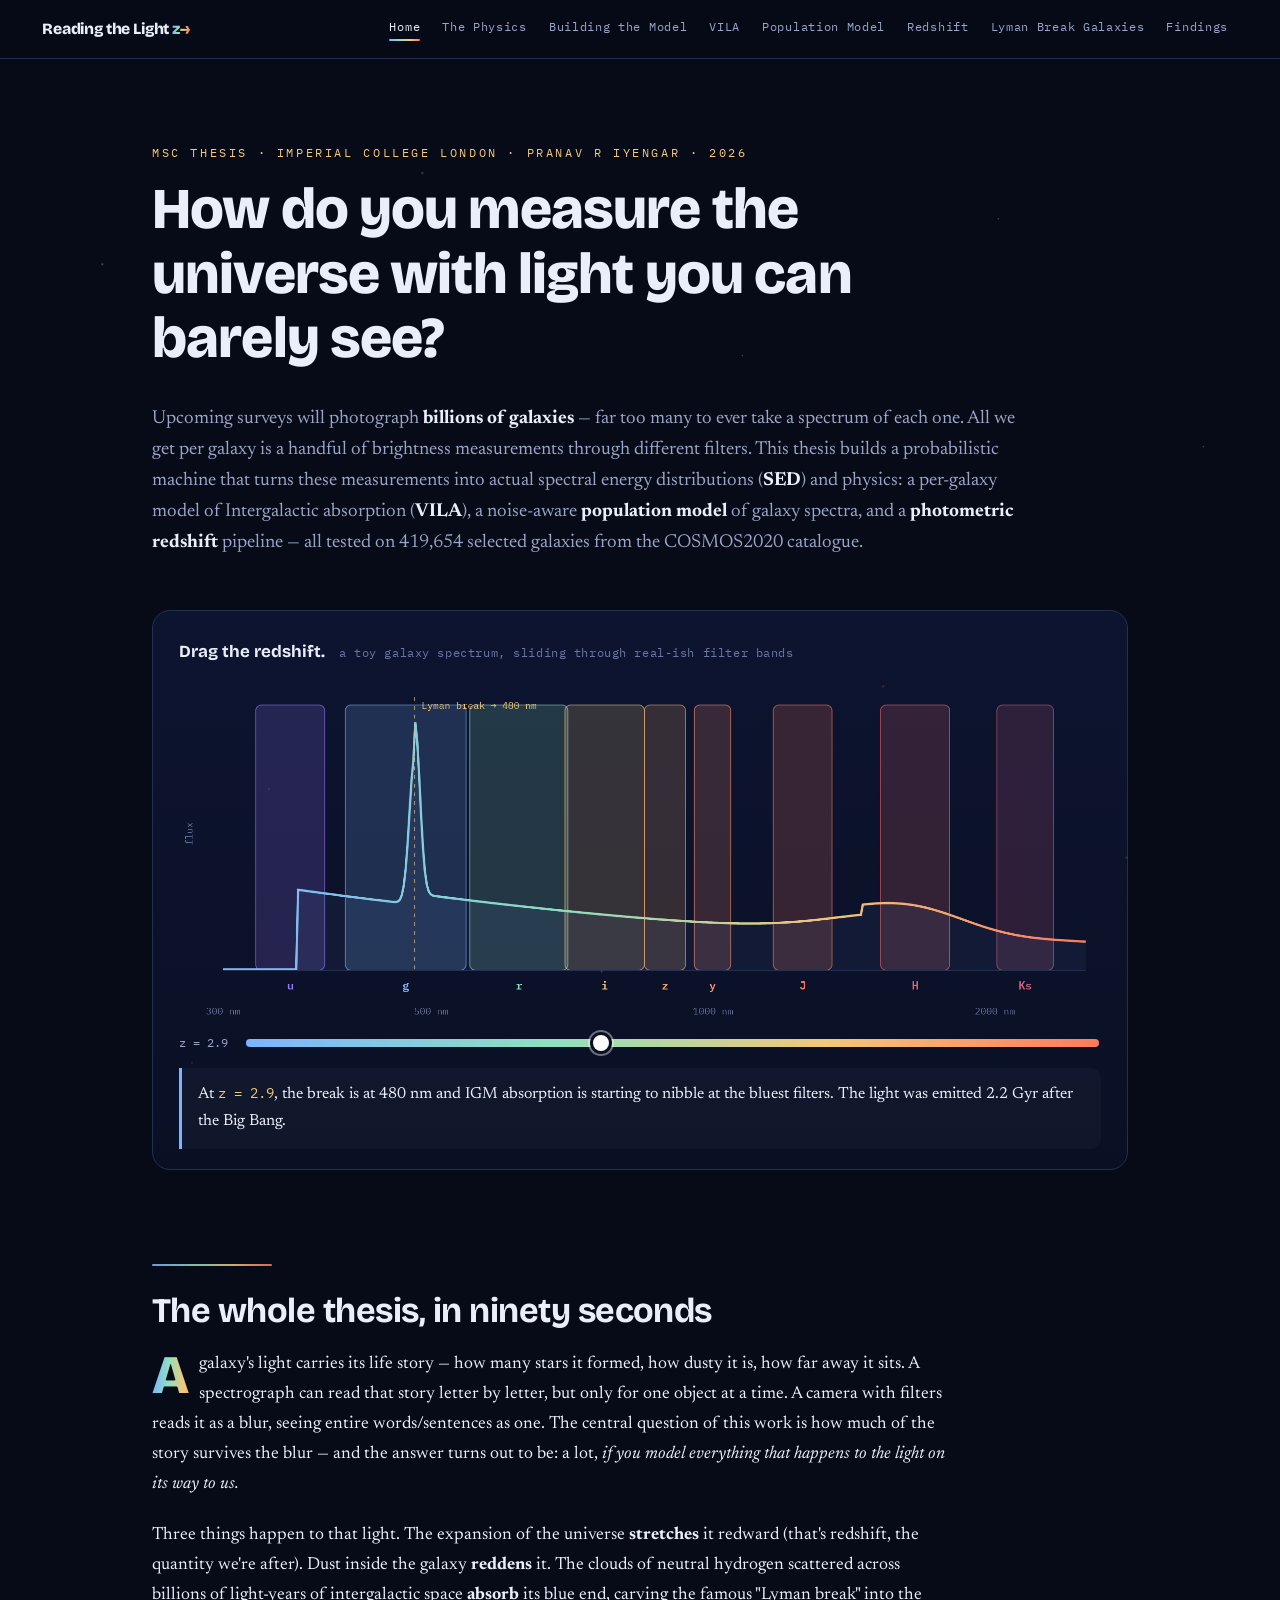
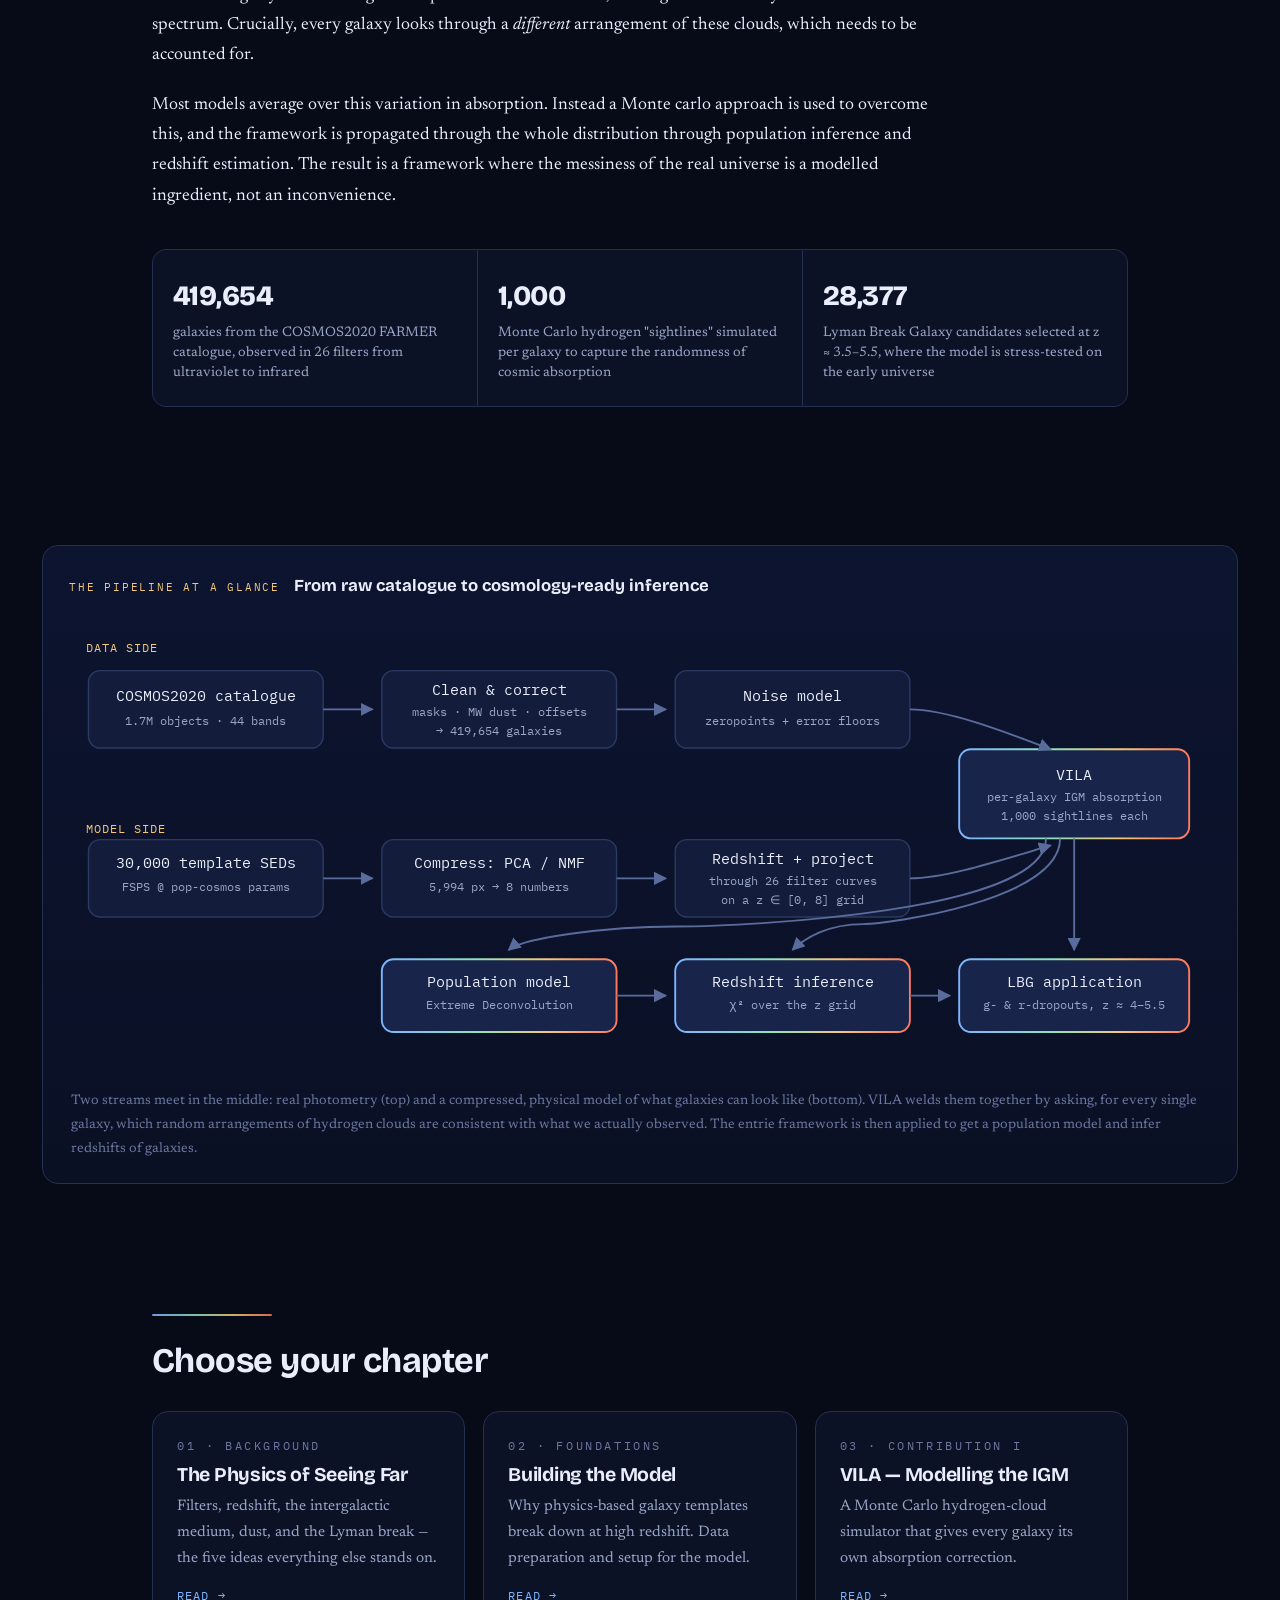
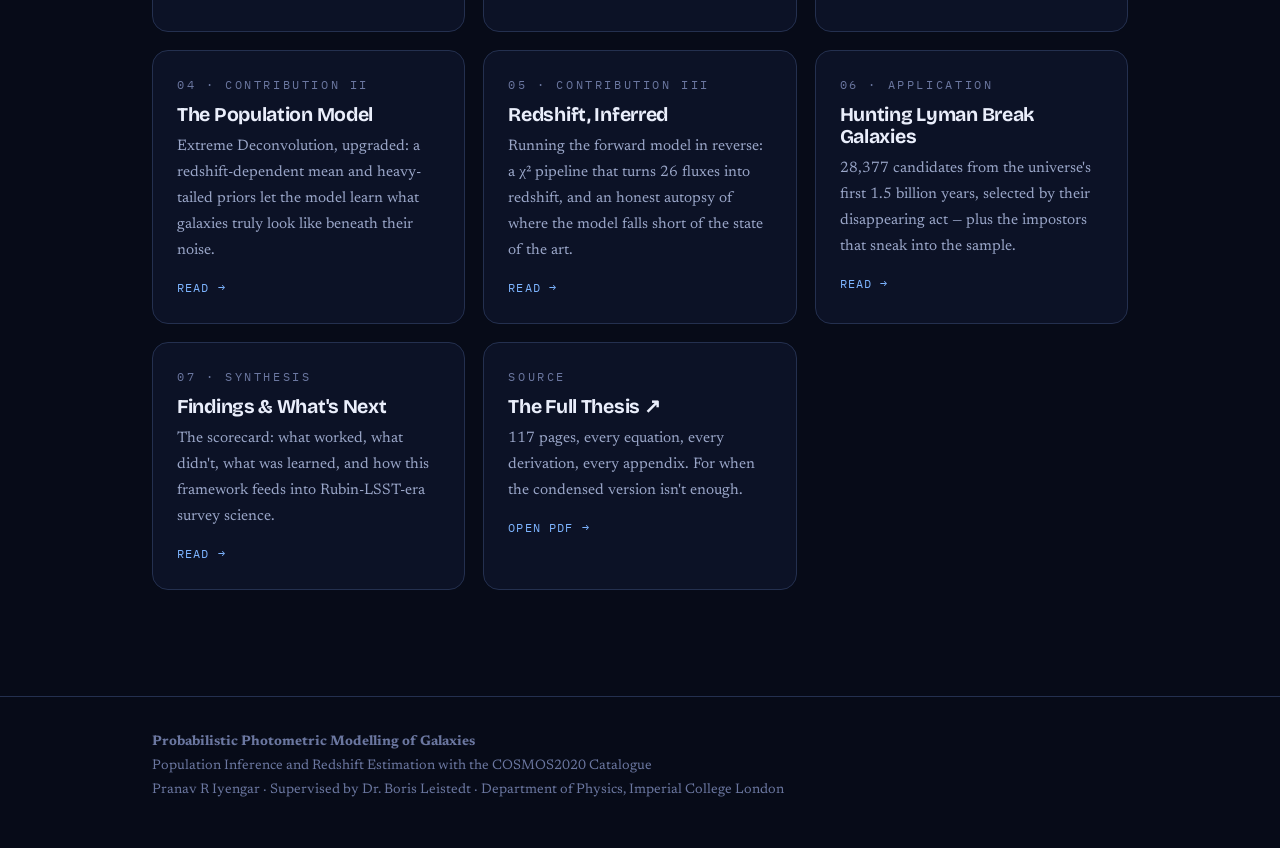
<file: index.html>
<!DOCTYPE html>
<html lang="en">
<head>
<meta charset="UTF-8">
<meta name="viewport" content="width=device-width, initial-scale=1.0">
<title>Reading the Light of 419,654 Galaxies — Pranav R Iyengar, MSc Thesis</title>
<meta name="description" content="A guided tour of an MSc thesis on probabilistic photometric modelling of galaxies: population inference and redshift estimation with the COSMOS2020 catalogue.">
<link rel="preconnect" href="https://fonts.googleapis.com">
<link rel="preconnect" href="https://fonts.gstatic.com" crossorigin>
<link href="https://fonts.googleapis.com/css2?family=Bricolage+Grotesque:opsz,wght@12..96,600;12..96,700;12..96,800&family=Newsreader:ital,opsz,wght@0,6..72,400;0,6..72,500;0,6..72,600;1,6..72,400&family=IBM+Plex+Mono:wght@400;500;600&display=swap" rel="stylesheet">
<link rel="stylesheet" href="css/style.css">
</head>
<body>

<nav class="nav">
  <div class="nav-inner">
    <a class="nav-brand" href="index.html">Reading the Light <span class="z">z→</span></a>
    <button class="nav-toggle">menu</button>
    <div class="nav-links">
      <a href="index.html" class="active">Home</a>
      <a href="physics.html">The Physics</a>
      <a href="model.html">Building the Model</a>
      <a href="vila.html">VILA</a>
      <a href="population.html">Population Model</a>
      <a href="redshift.html">Redshift</a>
      <a href="lbg.html">Lyman Break Galaxies</a>
      <a href="findings.html">Findings</a>
    </div>
  </div>
</nav>

<header class="hero">
  <svg class="stars" width="100%" height="100%" preserveAspectRatio="none" aria-hidden="true">
    <circle cx="8%" cy="18%" r="1.1" fill="#EAEEFB" opacity=".5"/>
    <circle cx="21%" cy="64%" r="0.8" fill="#7DB4FF" opacity=".55"/>
    <circle cx="33%" cy="10%" r="1.3" fill="#EAEEFB" opacity=".35"/>
    <circle cx="47%" cy="80%" r="0.9" fill="#F3C879" opacity=".5"/>
    <circle cx="58%" cy="26%" r="0.7" fill="#EAEEFB" opacity=".6"/>
    <circle cx="69%" cy="55%" r="1.2" fill="#FF7A5C" opacity=".38"/>
    <circle cx="78%" cy="14%" r="0.8" fill="#EAEEFB" opacity=".5"/>
    <circle cx="88%" cy="70%" r="1.0" fill="#7DB4FF" opacity=".45"/>
    <circle cx="94%" cy="34%" r="0.7" fill="#EAEEFB" opacity=".6"/>
    <circle cx="15%" cy="88%" r="0.8" fill="#8FE0C0" opacity=".4"/>
  </svg>
  <div class="wrap">
    <span class="eyebrow">MSc Thesis · Imperial College London · Pranav R Iyengar · 2026</span>
    <h1>How do you measure the universe with light you can barely see?</h1>
    <p class="standfirst">
      Upcoming surveys will photograph <strong>billions of galaxies</strong> — far too many to ever take a spectrum
      of each one. All we get per galaxy is a handful of brightness measurements through different filters.
      This thesis builds a probabilistic machine that turns these measurements into actual spectral energy distributions (<strong>SED</strong>)
      and physics: a per-galaxy model of Intergalactic absorption (<strong>VILA</strong>), a noise-aware
      <strong>population model</strong> of galaxy spectra, and a <strong>photometric redshift</strong> pipeline —
      all tested on 419,654 selected galaxies from the COSMOS2020 catalogue.
    </p>
    
    <div class="zlab reveal">
      <div class="zlab-top">
        <span class="zlab-title">Drag the redshift.</span>
        <span class="zlab-hint">a toy galaxy spectrum, sliding through real-ish filter bands</span>
      </div>
      <canvas id="zcanvas" width="960" height="360" aria-label="Interactive demonstration of a galaxy spectrum redshifting through photometric filter bands"></canvas>
      <div class="zslider-row">
        <span class="mono" id="zval">z = 0.0</span>
        <input type="range" class="zslider" id="zslider" min="0" max="7" step="0.1" value="0" aria-label="Redshift">
      </div>
      <div class="zreadout" id="zreadout">Slide to move the galaxy back in cosmic time.</div>
    </div>
  </div>
</header>

<section>
  <div class="wrap">
    <hr class="zrule">
    <h2>The whole thesis, in ninety seconds</h2>
    <div class="prose">
      <p class="lede">
        A galaxy's light carries its life story — how many stars it formed, how dusty it is, how far away it sits.
        A spectrograph can read that story letter by letter, but only for one object at a time. A camera with
        filters reads it as a blur, seeing entire words/sentences as one. The central question of this
        work is how much of the story survives the blur — and the answer turns out to be: a lot, <em>if you model
        everything that happens to the light on its way to us.</em>
      </p>
      <p>
        Three things happen to that light. The expansion of the universe <strong>stretches</strong> it redward
        (that's redshift, the quantity we're after). Dust inside the galaxy <strong>reddens</strong> it. The clouds of neutral hydrogen scattered across billions of light-years of intergalactic
        space <strong>absorb</strong> its blue end, carving the famous "Lyman break" into the spectrum. Crucially,
        every galaxy looks through a <em>different</em> arrangement of these clouds, which needs to be accounted for.
      </p>
      <p>
        Most models average over this variation in absorption. Instead a Monte carlo approach is used to overcome this, and the framework is propagated through the whole distribution through population
        inference and redshift estimation. The result is a framework where the messiness of the real universe is a
        modelled ingredient, not an inconvenience.
      </p>
    </div>

    <div class="stats reveal">
      <div class="stat"><b>419,654</b><span>galaxies from the COSMOS2020 FARMER catalogue, observed in 26 filters from ultraviolet to infrared</span></div>
      <div class="stat"><b>1,000</b><span>Monte Carlo hydrogen "sightlines" simulated per galaxy to capture the randomness of cosmic absorption</span></div>
      <div class="stat"><b>28,377</b><span>Lyman Break Galaxy candidates selected at z ≈ 3.5–5.5, where the model is stress-tested on the early universe</span></div>
    </div>
  </div>
</section>

<section>
  <div class="wrap-wide">
    <div class="flow reveal">
      <div class="flow-head">
        <span class="fig-tag">The pipeline at a glance</span>
        <b>From raw catalogue to cosmology-ready inference</b>
      </div>
      <svg viewBox="0 0 980 390" xmlns="http://www.w3.org/2000/svg" role="img" aria-label="Overall pipeline flowchart">
        <defs>
          <marker id="arr" viewBox="0 0 10 10" refX="9" refY="5" markerWidth="7" markerHeight="7" orient="auto-start-reverse">
            <path d="M0,0 L10,5 L0,10 z" fill="#5A6C9C"/>
          </marker>
          <linearGradient id="specStroke" x1="0" y1="0" x2="1" y2="0">
            <stop offset="0" stop-color="#7DB4FF"/><stop offset=".4" stop-color="#8FE0C0"/>
            <stop offset=".7" stop-color="#F3C879"/><stop offset="1" stop-color="#FF7A5C"/>
          </linearGradient>
        </defs>
 
        <!-- lane labels -->
        <text x="18" y="28" class="flabel">DATA SIDE</text>
        <text x="18" y="182" class="flabel">MODEL SIDE</text>
 
        <!-- DATA LANE  y=44..110, mid=77 -->
        <rect x="20" y="44" width="200" height="66" rx="10" class="fnode"/>
        <text x="120" y="70" text-anchor="middle" class="ftext">COSMOS2020 catalogue</text>
        <text x="120" y="90" text-anchor="middle" class="fsub">1.7M objects · 44 bands</text>
 
        <rect x="270" y="44" width="200" height="66" rx="10" class="fnode"/>
        <text x="370" y="65" text-anchor="middle" class="ftext">Clean &amp; correct</text>
        <text x="370" y="83" text-anchor="middle" class="fsub">masks · MW dust · offsets</text>
        <text x="370" y="99" text-anchor="middle" class="fsub">→ 419,654 galaxies</text>
 
        <rect x="520" y="44" width="200" height="66" rx="10" class="fnode"/>
        <text x="620" y="70" text-anchor="middle" class="ftext">Noise model</text>
        <text x="620" y="90" text-anchor="middle" class="fsub">zeropoints + error floors</text>
 
        <!-- MODEL LANE  y=188..254, mid=221 -->
        <rect x="20" y="188" width="200" height="66" rx="10" class="fnode"/>
        <text x="120" y="212" text-anchor="middle" class="ftext">30,000 template SEDs</text>
        <text x="120" y="232" text-anchor="middle" class="fsub">FSPS @ pop-cosmos params</text>
 
        <rect x="270" y="188" width="200" height="66" rx="10" class="fnode"/>
        <text x="370" y="212" text-anchor="middle" class="ftext">Compress: PCA / NMF</text>
        <text x="370" y="232" text-anchor="middle" class="fsub">5,994 px → 8 numbers</text>
 
        <rect x="520" y="188" width="200" height="66" rx="10" class="fnode"/>
        <text x="620" y="209" text-anchor="middle" class="ftext">Redshift + project</text>
        <text x="620" y="227" text-anchor="middle" class="fsub">through 26 filter curves</text>
        <text x="620" y="243" text-anchor="middle" class="fsub">on a z ∈ [0, 8] grid</text>
 
        <!-- VILA: centred between lanes (mid77, mid221) → centre=149, h=76 → y=111..187 -->
        <rect x="762" y="111" width="196" height="76" rx="10" class="fnode fnode-hl"/>
        <text x="860" y="137" text-anchor="middle" class="ftext">VILA</text>
        <text x="860" y="155" text-anchor="middle" class="fsub">per-galaxy IGM absorption</text>
        <text x="860" y="171" text-anchor="middle" class="fsub">1,000 sightlines each</text>
 
        <!-- OUTPUTS  y=290..352 -->
        <rect x="270" y="290" width="200" height="62" rx="10" class="fnode fnode-hl"/>
        <text x="370" y="314" text-anchor="middle" class="ftext">Population model</text>
        <text x="370" y="332" text-anchor="middle" class="fsub">Extreme Deconvolution</text>
 
        <rect x="520" y="290" width="200" height="62" rx="10" class="fnode fnode-hl"/>
        <text x="620" y="314" text-anchor="middle" class="ftext">Redshift inference</text>
        <text x="620" y="332" text-anchor="middle" class="fsub">χ² over the z grid</text>
 
        <rect x="762" y="290" width="196" height="62" rx="10" class="fnode fnode-hl"/>
        <text x="860" y="314" text-anchor="middle" class="ftext">LBG application</text>
        <text x="860" y="332" text-anchor="middle" class="fsub">g- &amp; r-dropouts, z ≈ 4–5.5</text>
 
        <!-- DATA lane arrows -->
        <path d="M220,77 H262" class="farrow"/>
        <path d="M470,77 H512" class="farrow"/>
        <path d="M720,77 C750,77 796,94 840,111" class="farrow"/>
 
        <!-- MODEL lane arrows -->
        <path d="M220,221 H262" class="farrow"/>
        <path d="M470,221 H512" class="farrow"/>
        <path d="M720,221 C750,221 796,206 840,193" class="farrow"/>
 
        <!-- VILA bottom y=187. Three arrows arrive-from-above at output boxes. -->
        <!-- 1. LBG (x=860): straight down -->
        <path d="M860,187 V282" class="farrow"/>
 
        <!-- 2. Redshift (centre x=620): leave VILA bottom, curve left, arrive top of box (y=290) -->
        <path d="M848,187 C848,240 700,260 680,260 C650,260 630,272 620,282" class="farrow"/>
 
        <!-- 3. Population model (centre x=370): leave VILA bottom further left, arc to arrive top of box -->
        <path d="M836,187 C836,250 580,262 520,262 C460,262 390,272 378,282" class="farrow"/>
 
        <!-- outputs chain -->
        <path d="M470,321 H512" class="farrow"/>
        <path d="M720,321 H754" class="farrow"/>
      </svg>
      <p class="flow-note">Two streams meet in the middle: real photometry (top) and a compressed, physical model of what galaxies can look like (bottom). VILA welds them together by asking, for every single galaxy, which random arrangements of hydrogen clouds are consistent with what we actually observed. The entrie framework is then applied to get a population model and infer redshifts of galaxies.</p>
    </div>
  </div>
</section>

<section>
  <div class="wrap">
    <hr class="zrule">
    <h2>Choose your chapter</h2>

    <div class="cards">
      <a class="card reveal" href="physics.html">
        <span class="eyebrow">01 · Background</span>
        <h3>The Physics of Seeing Far</h3>
        <p>Filters, redshift, the intergalactic medium, dust, and the Lyman break — the five ideas everything else stands on.</p>
        <span class="go">READ →</span>
      </a>
      <a class="card reveal" href="model.html">
        <span class="eyebrow">02 · Foundations</span>
        <h3>Building the Model</h3>
        <p>Why physics-based galaxy templates break down at high redshift. Data preparation and setup for the model.</p>
        <span class="go">READ →</span>
      </a>
      <a class="card reveal" href="vila.html">
        <span class="eyebrow">03 · Contribution I</span>
        <h3>VILA — Modelling the IGM</h3>
        <p>A Monte Carlo hydrogen-cloud simulator that gives every galaxy its own absorption correction.</p>
        <span class="go">READ →</span>
      </a>
      <a class="card reveal" href="population.html">
        <span class="eyebrow">04 · Contribution II</span>
        <h3>The Population Model</h3>
        <p>Extreme Deconvolution, upgraded: a redshift-dependent mean and heavy-tailed priors let the model learn what galaxies truly look like beneath their noise.</p>
        <span class="go">READ →</span>
      </a>
      <a class="card reveal" href="redshift.html">
        <span class="eyebrow">05 · Contribution III</span>
        <h3>Redshift, Inferred</h3>
        <p>Running the forward model in reverse: a χ² pipeline that turns 26 fluxes into redshift, and an honest autopsy of where the model falls short of the state of the art.</p>
        <span class="go">READ →</span>
      </a>
      <a class="card reveal" href="lbg.html">
        <span class="eyebrow">06 · Application</span>
        <h3>Hunting Lyman Break Galaxies</h3>
        <p>28,377 candidates from the universe's first 1.5 billion years, selected by their disappearing act — plus the impostors that sneak into the sample.</p>
        <span class="go">READ →</span>
      </a>
      <a class="card reveal" href="findings.html">
        <span class="eyebrow">07 · Synthesis</span>
        <h3>Findings &amp; What's Next</h3>
        <p>The scorecard: what worked, what didn't, what was learned, and how this framework feeds into Rubin-LSST-era survey science.</p>
        <span class="go">READ →</span>
      </a>
      <a class="card reveal" href="https://drive.google.com/file/d/1OPQ6OBZ75ZNOtePYOgu6nhaKltbWSoIB/view" target="_blank" rel="noopener">
        <span class="eyebrow">Source</span>
        <h3>The Full Thesis ↗</h3>
        <p>117 pages, every equation, every derivation, every appendix. For when the condensed version isn't enough.</p>
        <span class="go">OPEN PDF →</span>
      </a>
    </div>
  </div>
</section>

<footer class="site">
  <div class="wrap">
    <div>
      <b>Probabilistic Photometric Modelling of Galaxies</b><br>
      Population Inference and Redshift Estimation with the COSMOS2020 Catalogue<br>
      Pranav R Iyengar · Supervised by Dr. Boris Leistedt · Department of Physics, Imperial College London
    </div>
  </div>
</footer>

<script src="js/main.js"></script>
<script src="js/hero.js"></script>
</body>
</html>
</file>
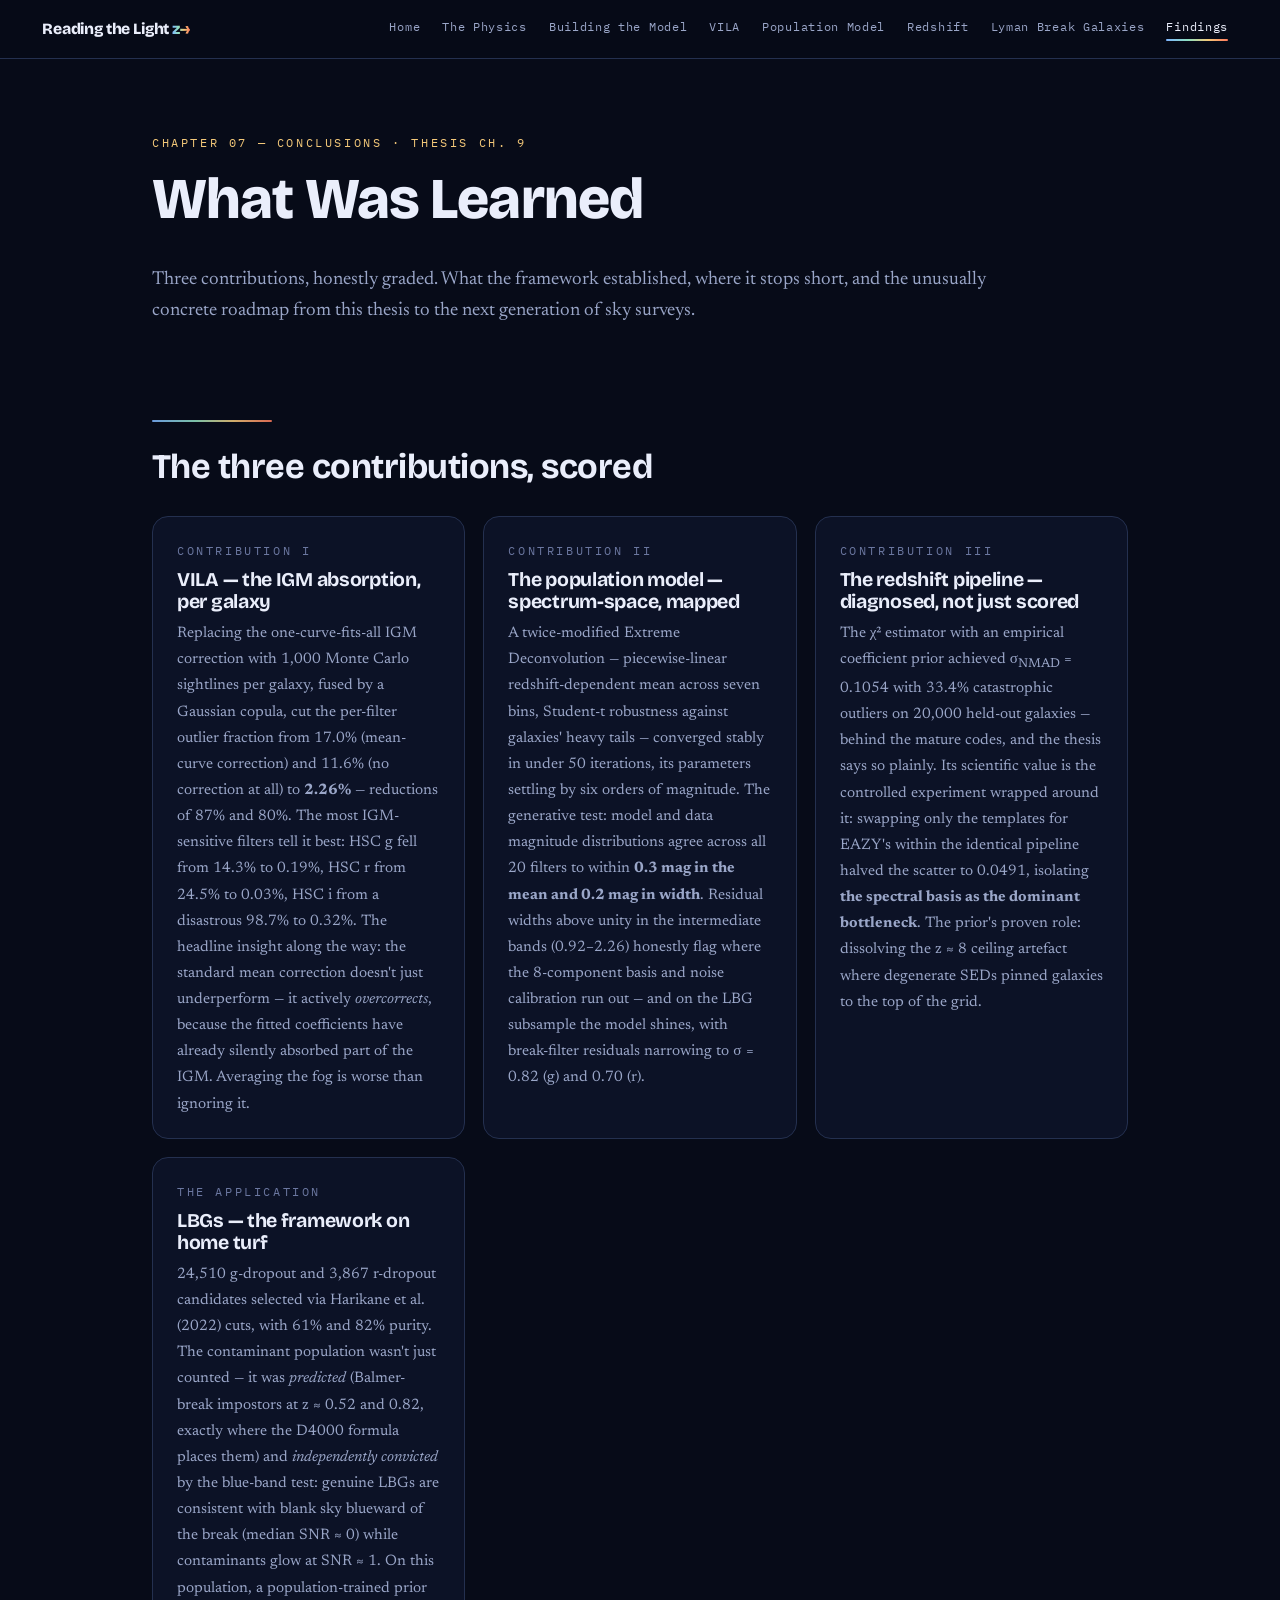
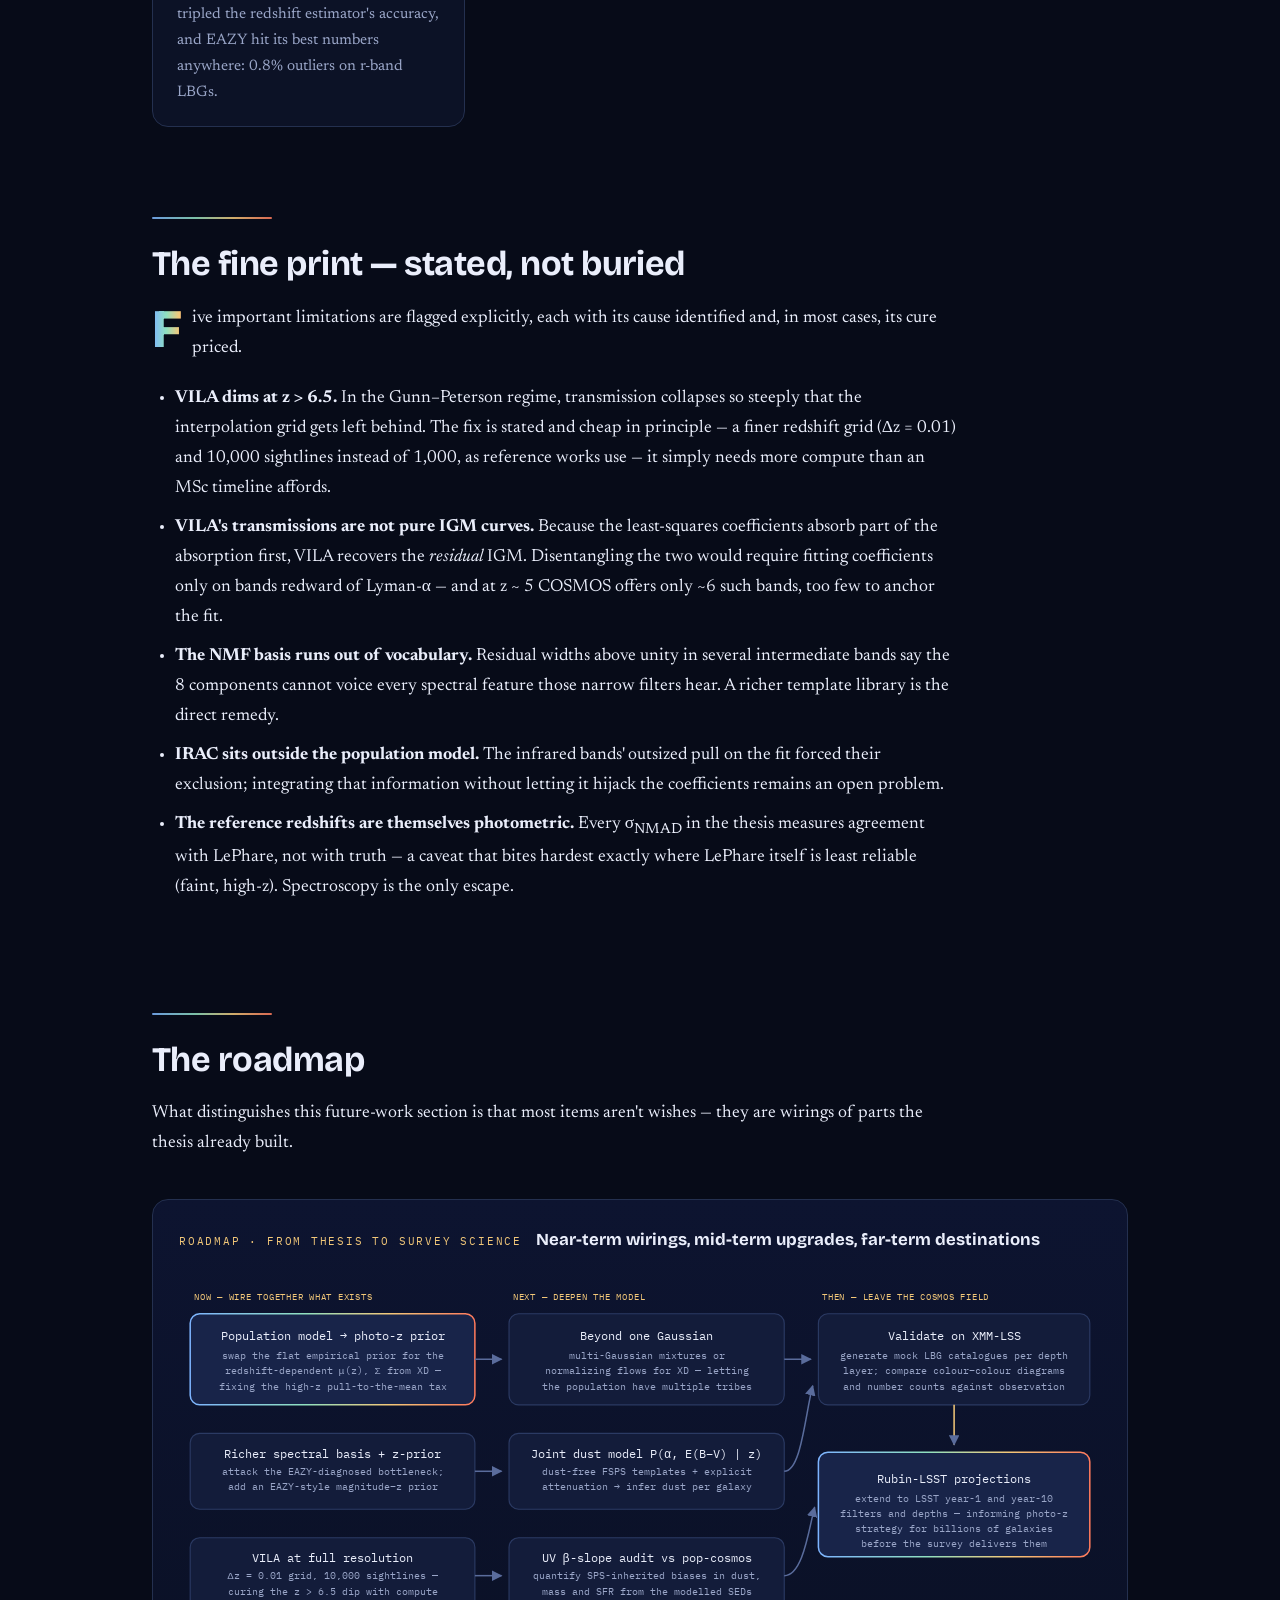
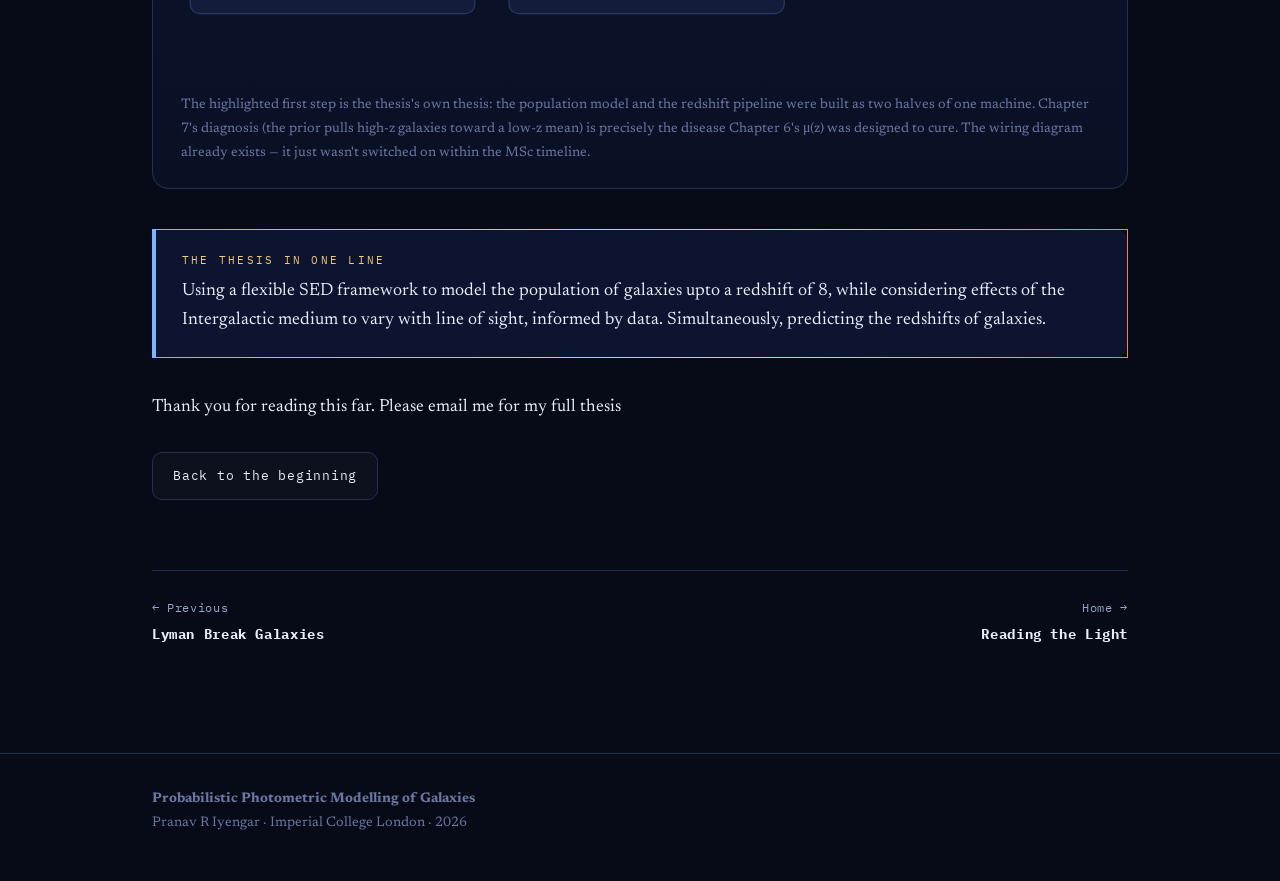
<file: findings.html>
<!DOCTYPE html>
<html lang="en">
<head>
<meta charset="UTF-8">
<meta name="viewport" content="width=device-width, initial-scale=1.0">
<title>Findings &amp; Future — Reading the Light</title>
<meta name="description" content="What the thesis established, what it honestly couldn't, and the roadmap from here to Rubin-LSST.">
<link rel="preconnect" href="https://fonts.googleapis.com">
<link rel="preconnect" href="https://fonts.gstatic.com" crossorigin>
<link href="https://fonts.googleapis.com/css2?family=Bricolage+Grotesque:opsz,wght@12..96,600;12..96,700;12..96,800&family=Newsreader:ital,opsz,wght@0,6..72,400;0,6..72,500;0,6..72,600;1,6..72,400&family=IBM+Plex+Mono:wght@400;500;600&display=swap" rel="stylesheet">
<link rel="stylesheet" href="css/style.css">
</head>
<body>

<nav class="nav">
  <div class="nav-inner">
    <a class="nav-brand" href="index.html">Reading the Light <span class="z">z→</span></a>
    <button class="nav-toggle">menu</button>
    <div class="nav-links">
      <a href="index.html">Home</a>
      <a href="physics.html">The Physics</a>
      <a href="model.html">Building the Model</a>
      <a href="vila.html">VILA</a>
      <a href="population.html">Population Model</a>
      <a href="redshift.html">Redshift</a>
      <a href="lbg.html">Lyman Break Galaxies</a>
      <a href="findings.html" class="active">Findings</a>
    </div>
  </div>
</nav>

<header class="page-head">
  <div class="wrap">
    <span class="eyebrow">Chapter 07 — Conclusions · thesis ch. 9</span>
    <h1>What Was Learned</h1>
    <p class="standfirst">
      Three contributions, honestly graded. What the framework established, where it stops short, and the
      unusually concrete roadmap from this thesis to the next generation of sky surveys.
    </p>
  </div>
</header>

<section>
  <div class="wrap">
    <hr class="zrule">
    <h2>The three contributions, scored</h2>

    <div class="cards">
      <div class="card reveal">
        <span class="eyebrow">Contribution I</span>
        <h3>VILA — the IGM absorption, per galaxy</h3>
        <p>
          Replacing the one-curve-fits-all IGM correction with 1,000 Monte Carlo sightlines per galaxy,
          fused by a Gaussian copula, cut the per-filter outlier fraction from 17.0% (mean-curve correction)
          and 11.6% (no correction at all) to <b>2.26%</b> — reductions of 87% and 80%. The most IGM-sensitive
          filters tell it best: HSC g fell from 14.3% to 0.19%, HSC r from 24.5% to 0.03%, HSC i from a
          disastrous 98.7% to 0.32%. The headline insight along the way: the standard mean correction doesn't
          just underperform — it actively <em>overcorrects</em>, because the fitted coefficients have already
          silently absorbed part of the IGM. Averaging the fog is worse than ignoring it.
        </p>
      </div>

      <div class="card reveal">
        <span class="eyebrow">Contribution II</span>
        <h3>The population model — spectrum-space, mapped</h3>
        <p>
          A twice-modified Extreme Deconvolution — piecewise-linear redshift-dependent mean across seven bins,
          Student-t robustness against galaxies' heavy tails — converged stably in under 50 iterations, its
          parameters settling by six orders of magnitude. The generative test: model and data magnitude
          distributions agree across all 20 filters to within <b>0.3 mag in the mean and 0.2 mag in width</b>.
          Residual widths above unity in the intermediate bands (0.92–2.26) honestly flag where the 8-component
          basis and noise calibration run out — and on the LBG subsample the model shines, with break-filter
          residuals narrowing to σ = 0.82 (g) and 0.70 (r).
        </p>
      </div>

      <div class="card reveal">
        <span class="eyebrow">Contribution III</span>
        <h3>The redshift pipeline — diagnosed, not just scored</h3>
        <p>
          The χ² estimator with an empirical coefficient prior achieved σ<sub>NMAD</sub> = 0.1054 with 33.4%
          catastrophic outliers on 20,000 held-out galaxies — behind the mature codes, and the thesis says so
          plainly. Its scientific value is the controlled experiment wrapped around it: swapping only the
          templates for EAZY's within the identical pipeline halved the scatter to 0.0491, isolating <b>the
          spectral basis as the dominant bottleneck</b>. The prior's proven role: dissolving the z ≈ 8 ceiling
          artefact where degenerate SEDs pinned galaxies to the top of the grid.
        </p>
      </div>

      <div class="card reveal">
        <span class="eyebrow">The application</span>
        <h3>LBGs — the framework on home turf</h3>
        <p>
          24,510 g-dropout and 3,867 r-dropout candidates selected via Harikane et al. (2022) cuts, with
          61% and 82% purity. The contaminant population wasn't just counted — it was <em>predicted</em>
          (Balmer-break impostors at z ≈ 0.52 and 0.82, exactly where the D4000 formula places them) and
          <em>independently convicted</em> by the blue-band test: genuine LBGs are consistent with blank sky
          blueward of the break (median SNR ≈ 0) while contaminants glow at SNR ≈ 1. On this population,
          a population-trained prior tripled the redshift estimator's accuracy, and EAZY hit its best numbers
          anywhere: 0.8% outliers on r-band LBGs.
        </p>
      </div>
    </div>
  </div>
</section>

<section>
  <div class="wrap">
    <hr class="zrule">
    <h2>The fine print — stated, not buried</h2>
    <div class="prose">
      <p class="lede">
        Five important limitations are flagged explicitly,
        each with its cause identified and, in most cases, its cure priced.
      </p>
      <ul>
        <li><strong>VILA dims at z &gt; 6.5.</strong> In the Gunn–Peterson regime, transmission collapses so
          steeply that the interpolation grid gets left behind. The fix is stated and cheap in principle —
          a finer redshift grid (Δz = 0.01) and 10,000 sightlines instead of 1,000, as reference works use —
          it simply needs more compute than an MSc timeline affords.</li>
        <li><strong>VILA's transmissions are not pure IGM curves.</strong> Because the least-squares coefficients
          absorb part of the absorption first, VILA recovers the <em>residual</em> IGM. Disentangling the two
          would require fitting coefficients only on bands redward of Lyman-α — and at z ~ 5 COSMOS offers
          only ~6 such bands, too few to anchor the fit.</li>
        <li><strong>The NMF basis runs out of vocabulary.</strong> Residual widths above unity in several
          intermediate bands say the 8 components cannot voice every spectral feature those narrow filters
          hear. A richer template library is the direct remedy.</li>
        <li><strong>IRAC sits outside the population model.</strong> The infrared bands' outsized pull on the
          fit forced their exclusion; integrating that information without letting it hijack the coefficients
          remains an open problem.</li>
        <li><strong>The reference redshifts are themselves photometric.</strong> Every σ<sub>NMAD</sub> in the
          thesis measures agreement with LePhare, not with truth — a caveat that bites hardest exactly where
          LePhare itself is least reliable (faint, high-z). Spectroscopy is the only escape.</li>
      </ul>
    </div>
  </div>
</section>

<section>
  <div class="wrap">
    <hr class="zrule">
    <h2>The roadmap</h2>
    <div class="prose">
      <p>
        What distinguishes this future-work section is that most items aren't wishes — they are wirings of
        parts the thesis already built.
      </p>
    </div>

    <div class="flow reveal">
      <div class="flow-head">
        <span class="fig-tag">Roadmap · from thesis to survey science</span>
        <b>Near-term wirings, mid-term upgrades, far-term destinations</b>
      </div>
      <svg viewBox="0 0 980 430" xmlns="http://www.w3.org/2000/svg" role="img" aria-label="Future work roadmap">
        <defs>
          <marker id="arr" viewBox="0 0 10 10" refX="9" refY="5" markerWidth="7" markerHeight="7" orient="auto-start-reverse">
            <path d="M0,0 L10,5 L0,10 z" fill="#5A6C9C"/>
          </marker>
          <linearGradient id="specStroke" x1="0" y1="0" x2="1" y2="0">
            <stop offset="0" stop-color="#7DB4FF"/><stop offset=".4" stop-color="#8FE0C0"/>
            <stop offset=".7" stop-color="#F3C879"/><stop offset="1" stop-color="#FF7A5C"/>
          </linearGradient>
        </defs>

        <text x="20" y="30" class="flabel">NOW — WIRE TOGETHER WHAT EXISTS</text>
        <rect x="16" y="44" width="300" height="96" rx="10" class="fnode fnode-hl"/>
        <text x="166" y="72" text-anchor="middle" class="ftext">Population model → photo-z prior</text>
        <text x="166" y="92" text-anchor="middle" class="fsub">swap the flat empirical prior for the</text>
        <text x="166" y="108" text-anchor="middle" class="fsub">redshift-dependent μ(z), Σ from XD —</text>
        <text x="166" y="124" text-anchor="middle" class="fsub">fixing the high-z pull-to-the-mean tax</text>

        <rect x="16" y="170" width="300" height="80" rx="10" class="fnode"/>
        <text x="166" y="196" text-anchor="middle" class="ftext">Richer spectral basis + z-prior</text>
        <text x="166" y="214" text-anchor="middle" class="fsub">attack the EAZY-diagnosed bottleneck;</text>
        <text x="166" y="230" text-anchor="middle" class="fsub">add an EAZY-style magnitude–z prior</text>

        <rect x="16" y="280" width="300" height="80" rx="10" class="fnode"/>
        <text x="166" y="306" text-anchor="middle" class="ftext">VILA at full resolution</text>
        <text x="166" y="324" text-anchor="middle" class="fsub">Δz = 0.01 grid, 10,000 sightlines —</text>
        <text x="166" y="340" text-anchor="middle" class="fsub">curing the z &gt; 6.5 dip with compute</text>

        <text x="356" y="30" class="flabel">NEXT — DEEPEN THE MODEL</text>
        <rect x="352" y="44" width="290" height="96" rx="10" class="fnode"/>
        <text x="497" y="72" text-anchor="middle" class="ftext">Beyond one Gaussian</text>
        <text x="497" y="92" text-anchor="middle" class="fsub">multi-Gaussian mixtures or</text>
        <text x="497" y="108" text-anchor="middle" class="fsub">normalizing flows for XD — letting</text>
        <text x="497" y="124" text-anchor="middle" class="fsub">the population have multiple tribes</text>

        <rect x="352" y="170" width="290" height="80" rx="10" class="fnode"/>
        <text x="497" y="196" text-anchor="middle" class="ftext">Joint dust model P(α, E(B−V) | z)</text>
        <text x="497" y="214" text-anchor="middle" class="fsub">dust-free FSPS templates + explicit</text>
        <text x="497" y="230" text-anchor="middle" class="fsub">attenuation → infer dust per galaxy</text>

        <rect x="352" y="280" width="290" height="80" rx="10" class="fnode"/>
        <text x="497" y="306" text-anchor="middle" class="ftext">UV β-slope audit vs pop-cosmos</text>
        <text x="497" y="324" text-anchor="middle" class="fsub">quantify SPS-inherited biases in dust,</text>
        <text x="497" y="340" text-anchor="middle" class="fsub">mass and SFR from the modelled SEDs</text>

        <text x="682" y="30" class="flabel">THEN — LEAVE THE COSMOS FIELD</text>
        <rect x="678" y="44" width="286" height="96" rx="10" class="fnode"/>
        <text x="821" y="72" text-anchor="middle" class="ftext">Validate on XMM-LSS</text>
        <text x="821" y="92" text-anchor="middle" class="fsub">generate mock LBG catalogues per depth</text>
        <text x="821" y="108" text-anchor="middle" class="fsub">layer; compare colour–colour diagrams</text>
        <text x="821" y="124" text-anchor="middle" class="fsub">and number counts against observation</text>

        <rect x="678" y="190" width="286" height="110" rx="10" class="fnode fnode-hl"/>
        <text x="821" y="222" text-anchor="middle" class="ftext">Rubin-LSST projections</text>
        <text x="821" y="242" text-anchor="middle" class="fsub">extend to LSST year-1 and year-10</text>
        <text x="821" y="258" text-anchor="middle" class="fsub">filters and depths — informing photo-z</text>
        <text x="821" y="274" text-anchor="middle" class="fsub">strategy for billions of galaxies</text>
        <text x="821" y="290" text-anchor="middle" class="fsub">before the survey delivers them</text>

        <path d="M316,92 H344" class="farrow"/>
        <path d="M316,210 H344" class="farrow"/>
        <path d="M316,320 H344" class="farrow"/>
        <path d="M642,92 H670" class="farrow"/>
        <path d="M642,210 C660,210 664,150 672,120" class="farrow"/>
        <path d="M642,320 C662,320 668,270 674,248" class="farrow"/>
        <path d="M821,140 V182" class="farrow farrow-hl"/>
      </svg>
      <p class="flow-note">The highlighted first step is the thesis's own thesis: the population model and the redshift pipeline were built as two halves of one machine. Chapter 7's diagnosis (the prior pulls high-z galaxies toward a low-z mean) is precisely the disease Chapter 6's μ(z) was designed to cure. The wiring diagram already exists — it just wasn't switched on within the MSc timeline.</p>
    </div>

    <div class="keyidea">
      <span class="mono">The thesis in one line</span>
      Using a flexible SED framework to model the population of galaxies upto a redshift of 8, while considering effects of the Intergalactic medium to vary with line of sight, informed by data. Simultaneously, predicting the redshifts of galaxies.    </div>

    <div class="prose">
      <p>
        Thank you for reading this far. Please email me for my full thesis
      </p>
    </div>
    <div class="btn-row">
      <a class="btn btn-ghost" href="index.html">Back to the beginning</a>
    </div>

    <div class="pager">
      <a href="lbg.html">← Previous<b>Lyman Break Galaxies</b></a>
      <a class="next" href="index.html">Home →<b>Reading the Light</b></a>
    </div>
  </div>
</section>

<footer class="site">
  <div class="wrap">
    <div>
      <b>Probabilistic Photometric Modelling of Galaxies</b><br>
      Pranav R Iyengar · Imperial College London · 2026
    </div>
  </div>
</footer>

<script src="js/main.js"></script>
</body>
</html>
</file>
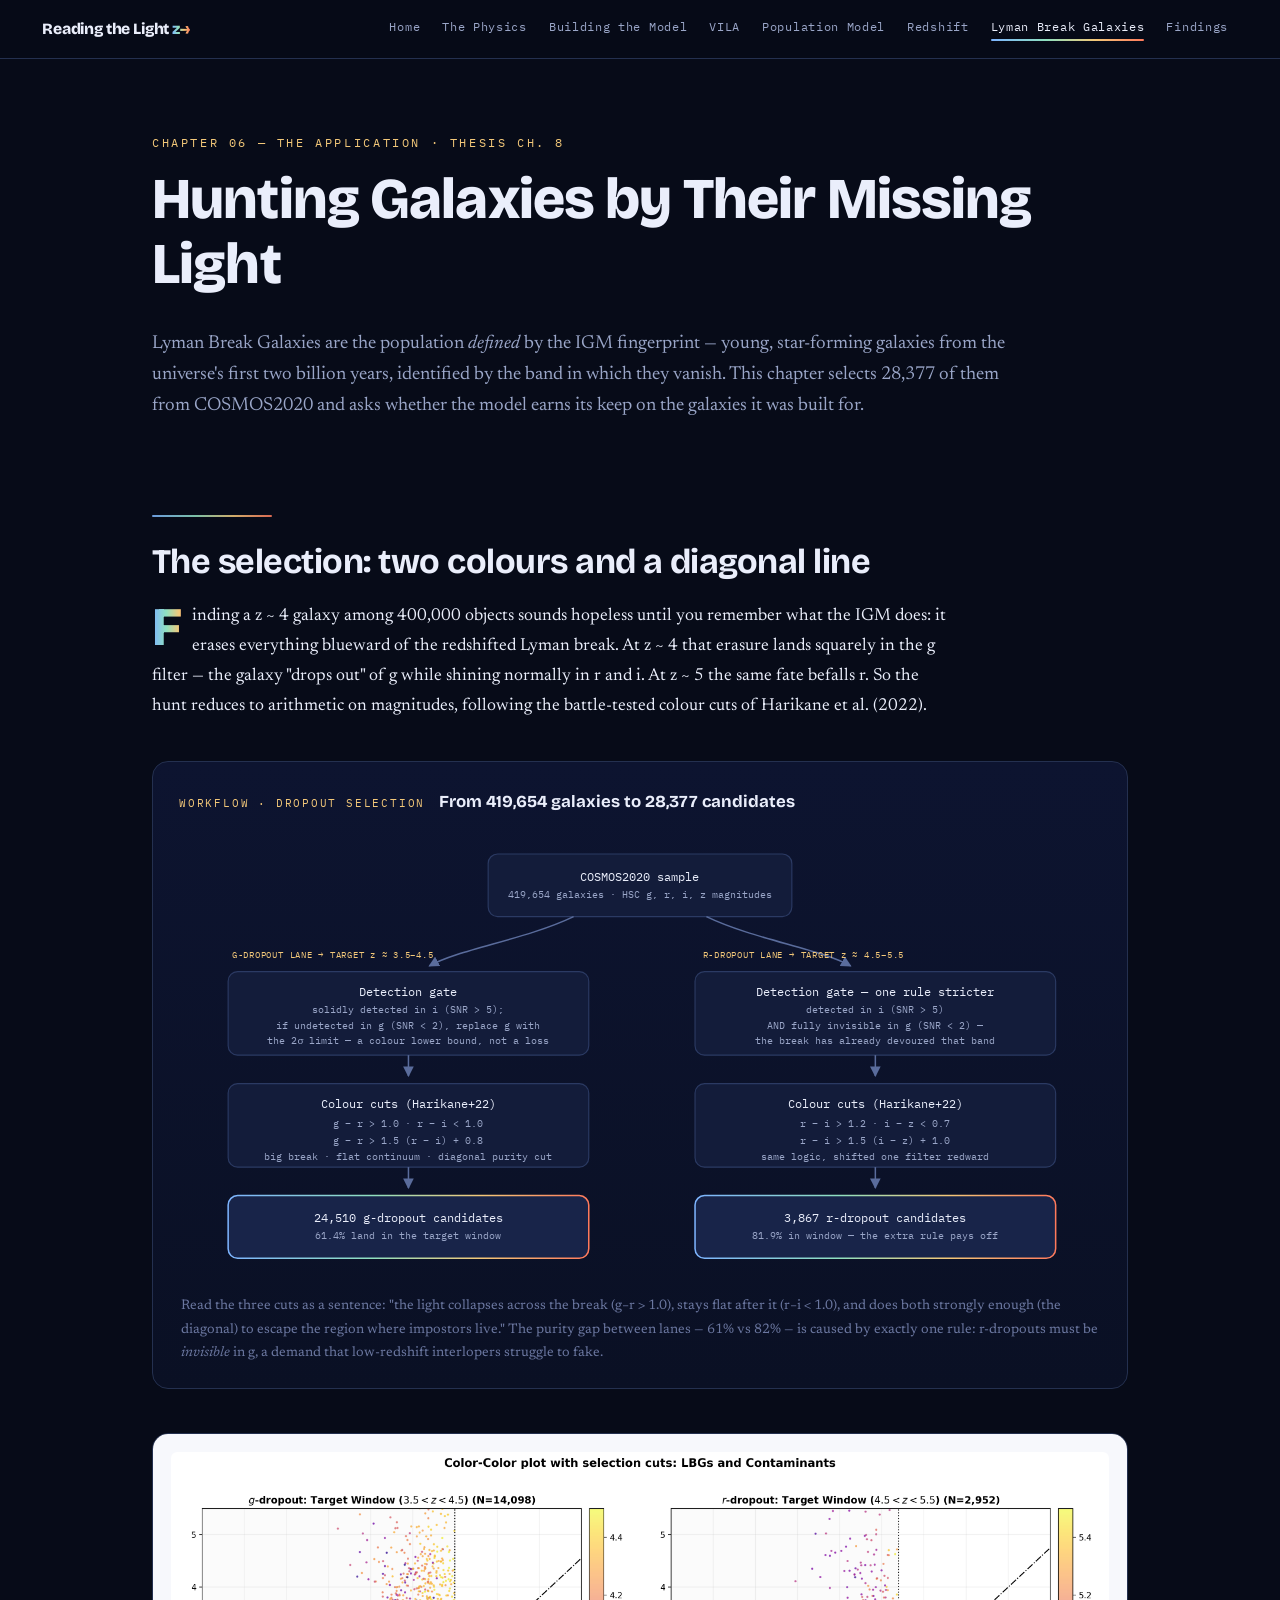
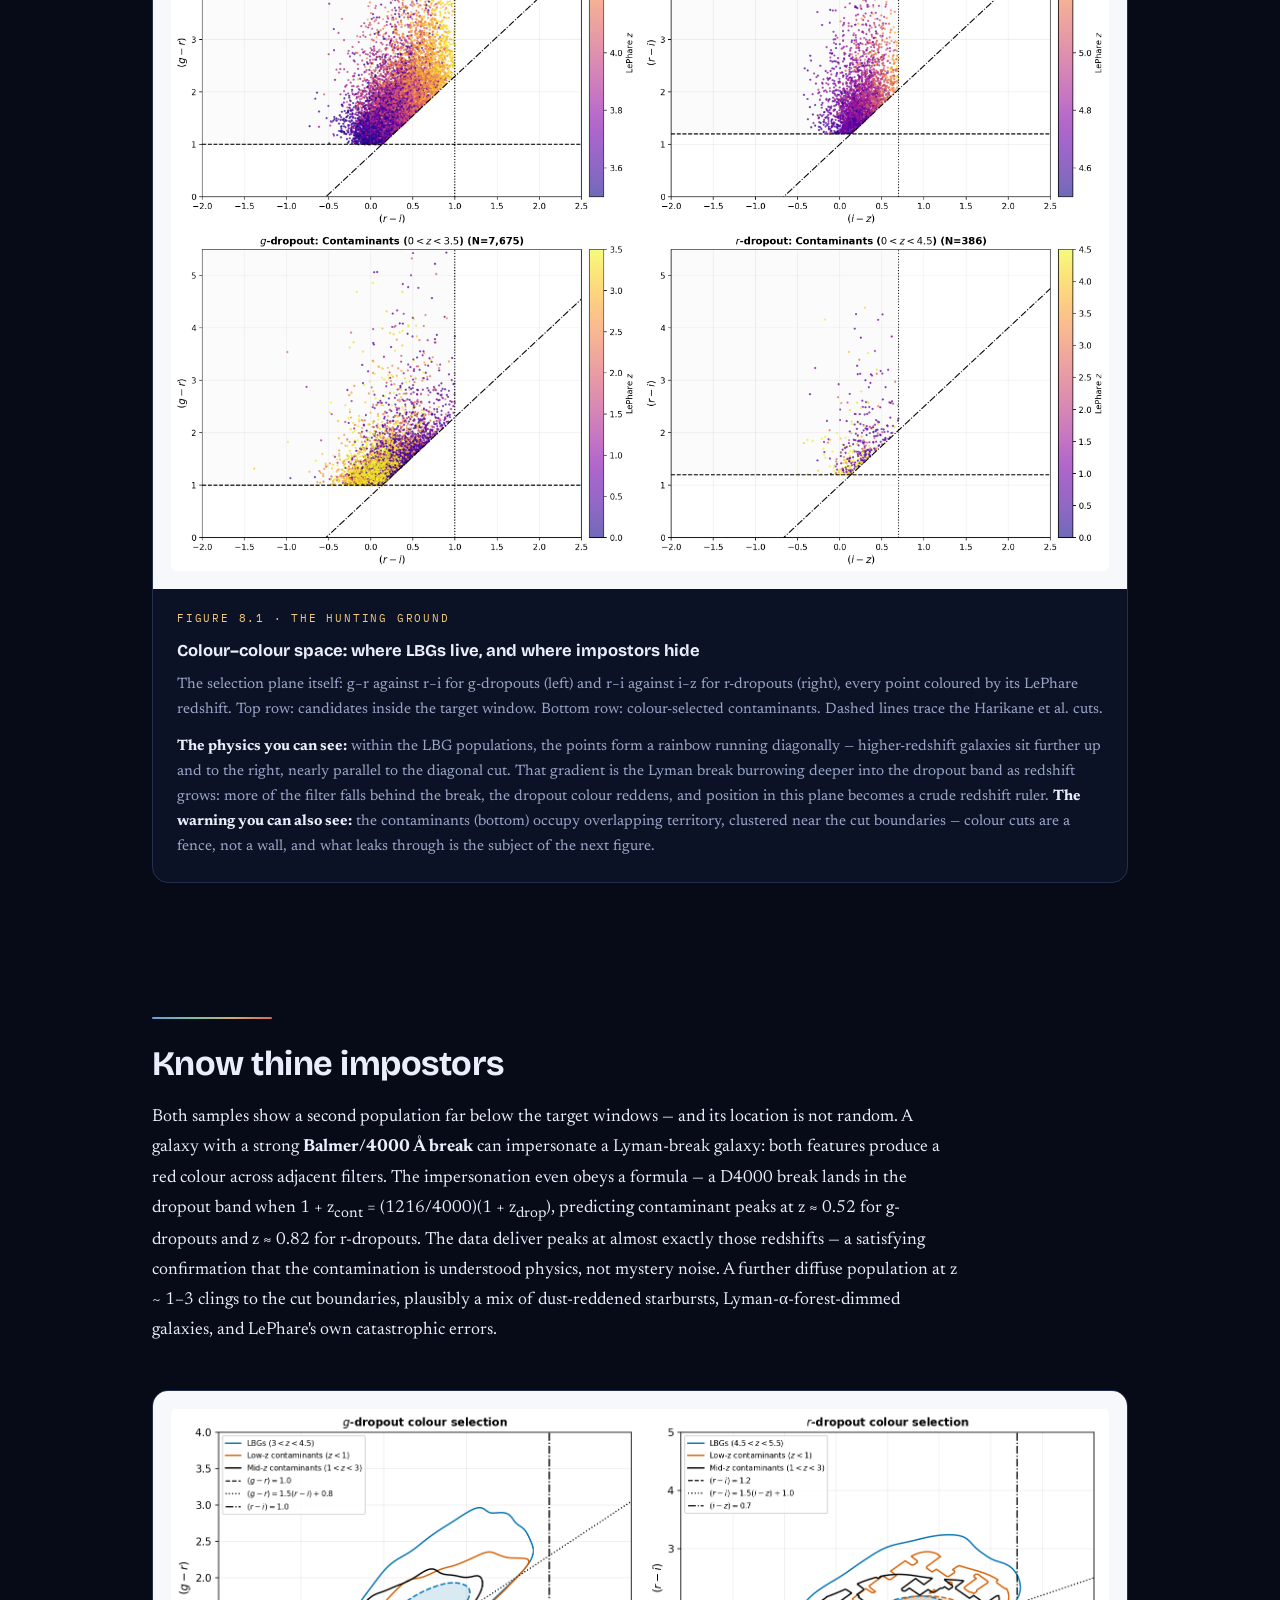
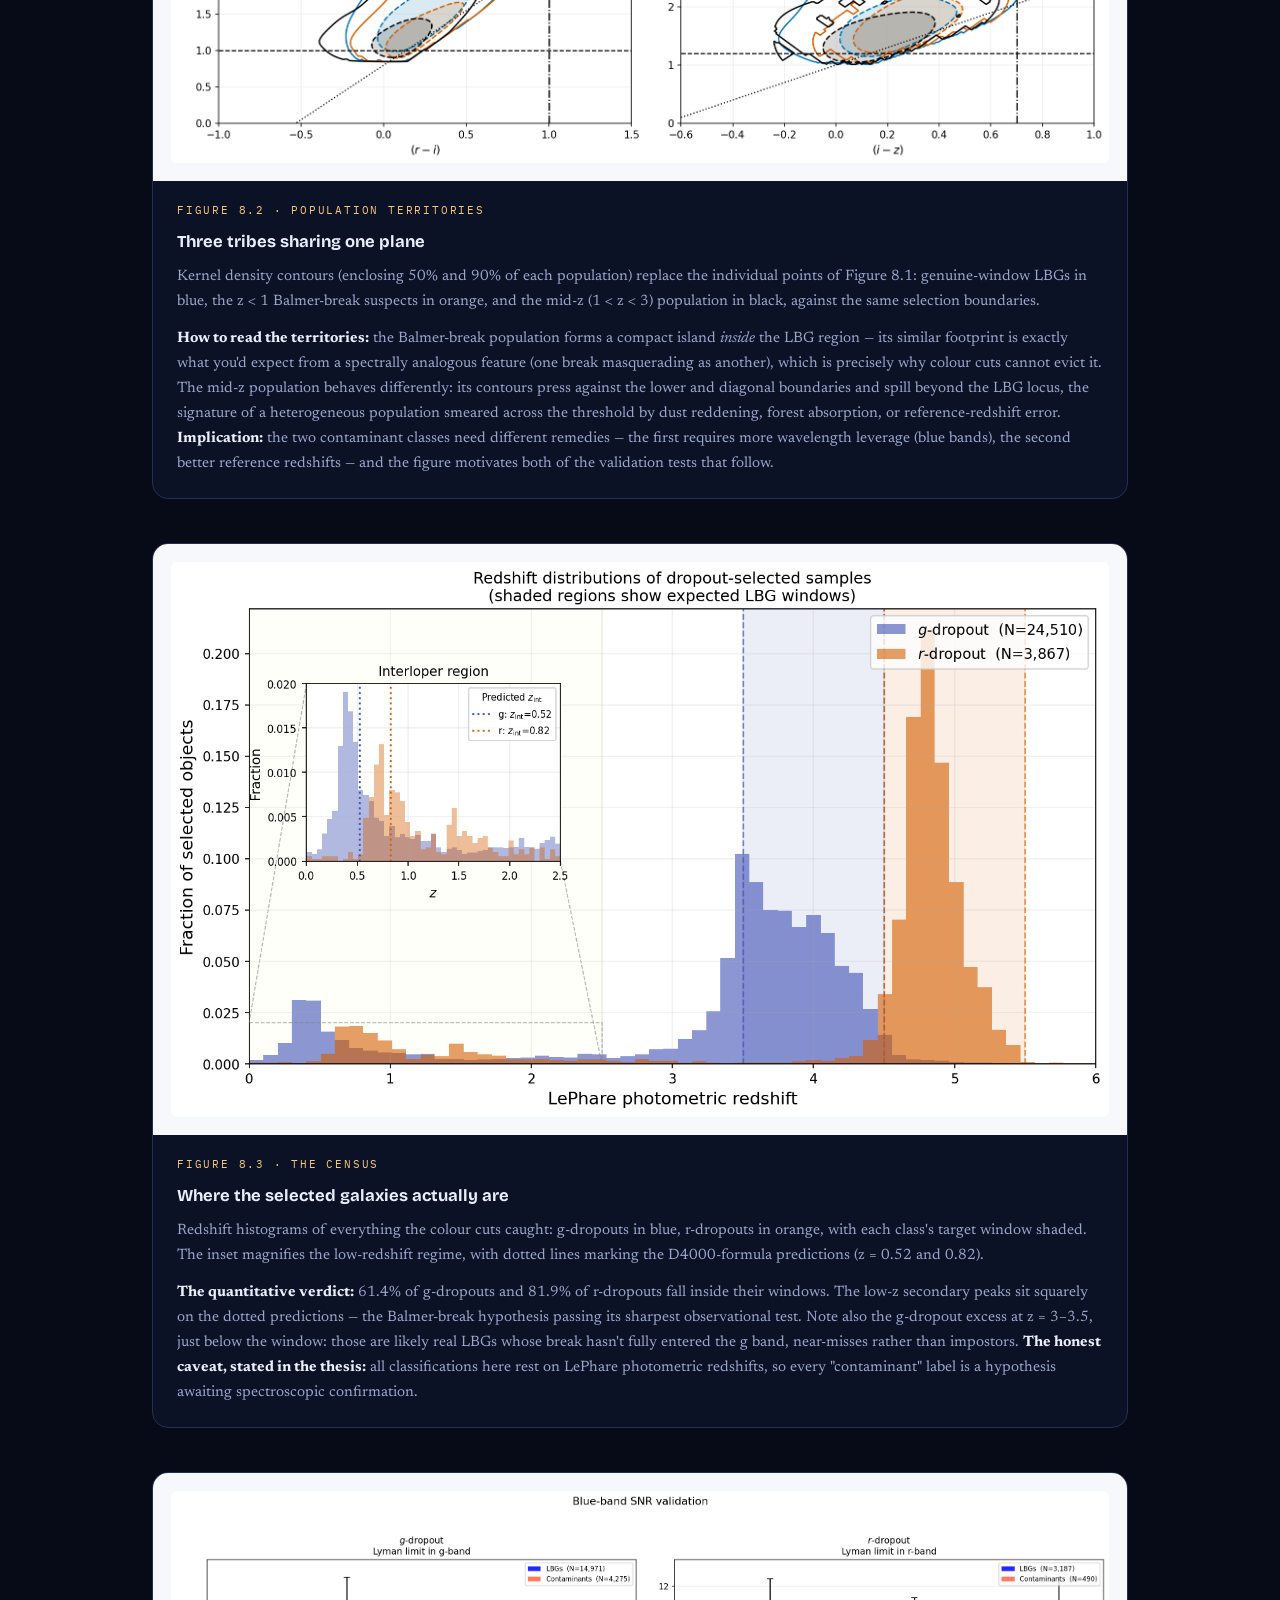
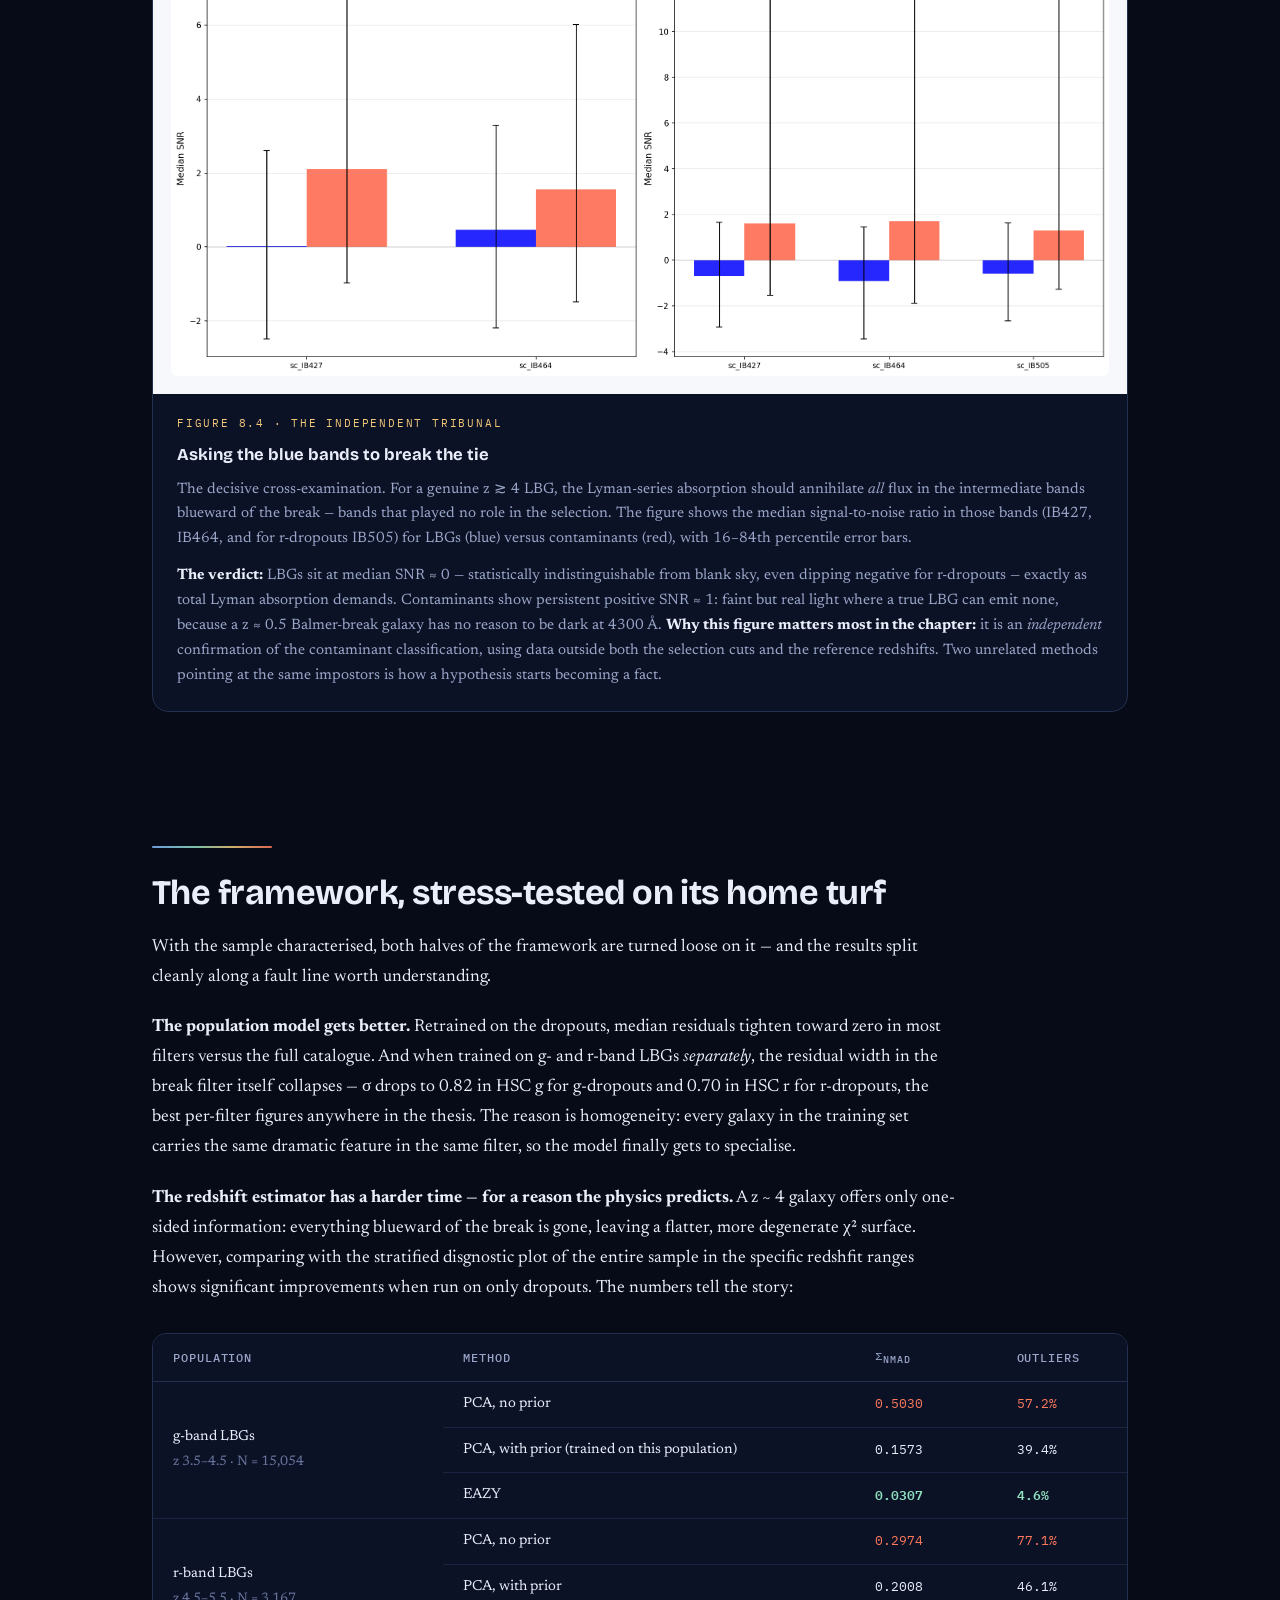
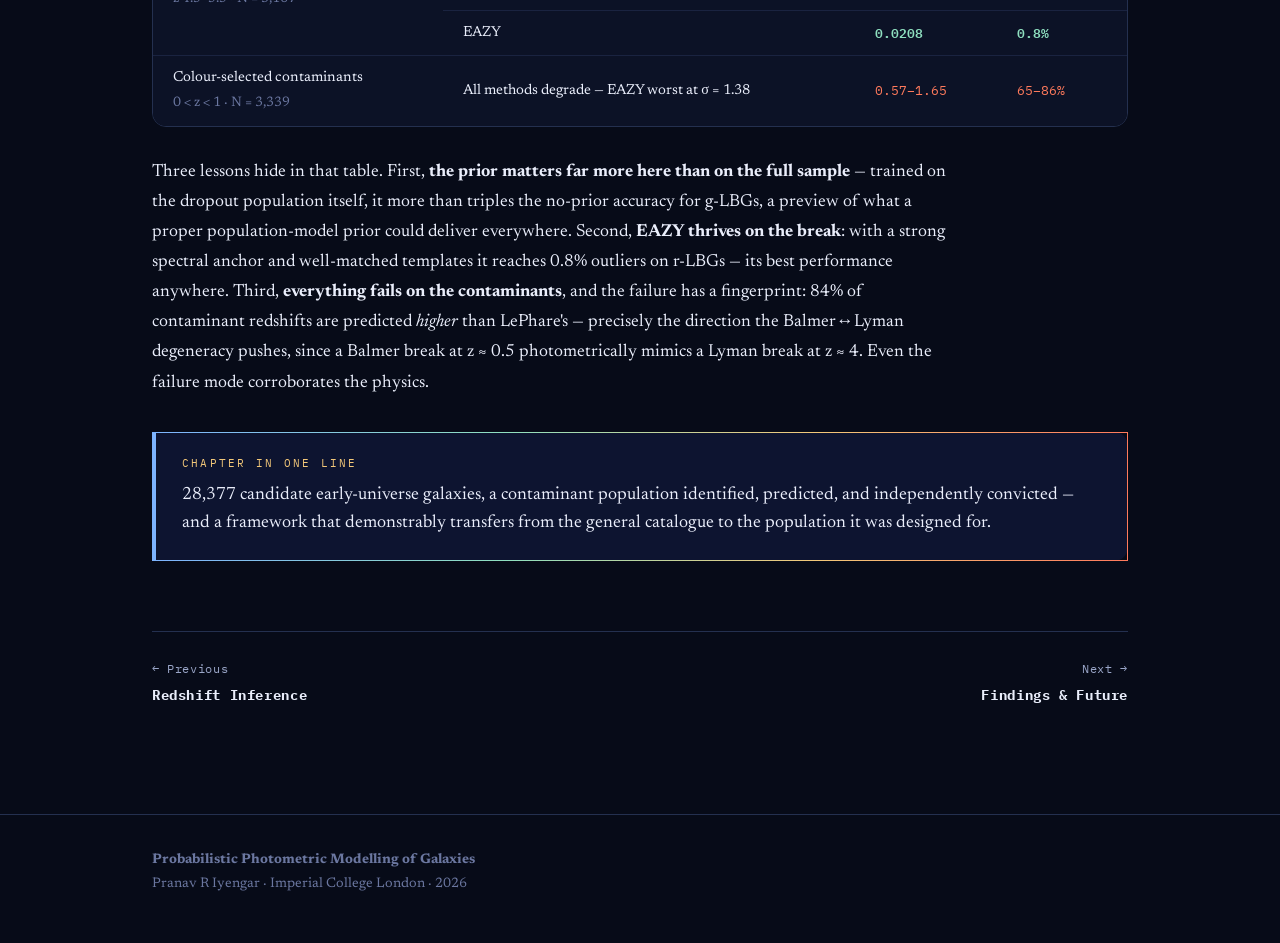
<file: lbg.html>
<!DOCTYPE html>
<html lang="en">
<head>
<meta charset="UTF-8">
<meta name="viewport" content="width=device-width, initial-scale=1.0">
<title>Lyman Break Galaxies — Reading the Light</title>
<meta name="description" content="28,377 candidate galaxies from the young universe, hunted by their missing light — and used as the ultimate stress test of the whole framework.">
<link rel="preconnect" href="https://fonts.googleapis.com">
<link rel="preconnect" href="https://fonts.gstatic.com" crossorigin>
<link href="https://fonts.googleapis.com/css2?family=Bricolage+Grotesque:opsz,wght@12..96,600;12..96,700;12..96,800&family=Newsreader:ital,opsz,wght@0,6..72,400;0,6..72,500;0,6..72,600;1,6..72,400&family=IBM+Plex+Mono:wght@400;500;600&display=swap" rel="stylesheet">
<link rel="stylesheet" href="css/style.css">
</head>
<body>

<nav class="nav">
  <div class="nav-inner">
    <a class="nav-brand" href="index.html">Reading the Light <span class="z">z→</span></a>
    <button class="nav-toggle">menu</button>
    <div class="nav-links">
      <a href="index.html">Home</a>
      <a href="physics.html">The Physics</a>
      <a href="model.html">Building the Model</a>
      <a href="vila.html">VILA</a>
      <a href="population.html">Population Model</a>
      <a href="redshift.html">Redshift</a>
      <a href="lbg.html" class="active">Lyman Break Galaxies</a>
      <a href="findings.html">Findings</a>
    </div>
  </div>
</nav>

<header class="page-head">
  <div class="wrap">
    <span class="eyebrow">Chapter 06 — The application · thesis ch. 8</span>
    <h1>Hunting Galaxies by Their Missing Light</h1>
    <p class="standfirst">
     
      Lyman Break Galaxies are the population <em>defined</em> by the IGM fingerprint — young, star-forming
      galaxies from the universe's first two billion years, identified by the band in which they vanish.
      This chapter selects 28,377 of them from COSMOS2020 and asks whether the model earns its keep on
      the galaxies it was built for.
    </p>
  </div>
</header>

<section>
  <div class="wrap">
    <hr class="zrule">
    <h2>The selection: two colours and a diagonal line</h2>
    <div class="prose">
      <p class="lede">
        Finding a z ~ 4 galaxy among 400,000 objects sounds hopeless until you remember what the IGM does:
        it erases everything blueward of the redshifted Lyman break. At z ~ 4 that erasure lands squarely in
        the g filter — the galaxy "drops out" of g while shining normally in r and i. At z ~ 5 the same fate
        befalls r. So the hunt reduces to arithmetic on magnitudes, following the battle-tested colour cuts
        of Harikane et al. (2022).
      </p>
    </div>

    <div class="flow reveal">
      <div class="flow-head">
        <span class="fig-tag">Workflow · dropout selection</span>
        <b>From 419,654 galaxies to 28,377 candidates</b>
      </div>
      <svg viewBox="0 0 980 470" xmlns="http://www.w3.org/2000/svg" role="img" aria-label="LBG dropout selection flowchart">
        <defs>
          <marker id="arr" viewBox="0 0 10 10" refX="9" refY="5" markerWidth="7" markerHeight="7" orient="auto-start-reverse">
            <path d="M0,0 L10,5 L0,10 z" fill="#5A6C9C"/>
          </marker>
          <linearGradient id="specStroke" x1="0" y1="0" x2="1" y2="0">
            <stop offset="0" stop-color="#7DB4FF"/><stop offset=".4" stop-color="#8FE0C0"/>
            <stop offset=".7" stop-color="#F3C879"/><stop offset="1" stop-color="#FF7A5C"/>
          </linearGradient>
        </defs>

        <rect x="330" y="20" width="320" height="66" rx="10" class="fnode"/>
        <text x="490" y="48" text-anchor="middle" class="ftext">COSMOS2020 sample</text>
        <text x="490" y="66" text-anchor="middle" class="fsub">419,654 galaxies · HSC g, r, i, z magnitudes</text>

        <path d="M420,86 C370,110 300,120 268,138" class="farrow"/>
        <path d="M560,86 C610,110 680,120 712,138" class="farrow"/>

        <!-- g-dropout lane -->
        <text x="60" y="130" class="flabel">G-DROPOUT LANE → TARGET z ≈ 3.5–4.5</text>
        <rect x="56" y="144" width="380" height="88" rx="10" class="fnode"/>
        <text x="246" y="170" text-anchor="middle" class="ftext">Detection gate</text>
        <text x="246" y="188" text-anchor="middle" class="fsub">solidly detected in i (SNR &gt; 5);</text>
        <text x="246" y="204" text-anchor="middle" class="fsub">if undetected in g (SNR &lt; 2), replace g with</text>
        <text x="246" y="220" text-anchor="middle" class="fsub">the 2σ limit — a colour lower bound, not a loss</text>

        <rect x="56" y="262" width="380" height="88" rx="10" class="fnode"/>
        <text x="246" y="288" text-anchor="middle" class="ftext">Colour cuts (Harikane+22)</text>
        <text x="246" y="308" text-anchor="middle" class="fsub">g − r &gt; 1.0  ·  r − i &lt; 1.0</text>
        <text x="246" y="326" text-anchor="middle" class="fsub">g − r &gt; 1.5 (r − i) + 0.8</text>
        <text x="246" y="342" text-anchor="middle" class="fsub">big break · flat continuum · diagonal purity cut</text>

        <rect x="56" y="380" width="380" height="66" rx="10" class="fnode fnode-hl"/>
        <text x="246" y="408" text-anchor="middle" class="ftext">24,510 g-dropout candidates</text>
        <text x="246" y="426" text-anchor="middle" class="fsub">61.4% land in the target window</text>

        <!-- r-dropout lane -->
        <text x="556" y="130" class="flabel">R-DROPOUT LANE → TARGET z ≈ 4.5–5.5</text>
        <rect x="548" y="144" width="380" height="88" rx="10" class="fnode"/>
        <text x="738" y="170" text-anchor="middle" class="ftext">Detection gate — one rule stricter</text>
        <text x="738" y="188" text-anchor="middle" class="fsub">detected in i (SNR &gt; 5)</text>
        <text x="738" y="204" text-anchor="middle" class="fsub">AND fully invisible in g (SNR &lt; 2) —</text>
        <text x="738" y="220" text-anchor="middle" class="fsub">the break has already devoured that band</text>

        <rect x="548" y="262" width="380" height="88" rx="10" class="fnode"/>
        <text x="738" y="288" text-anchor="middle" class="ftext">Colour cuts (Harikane+22)</text>
        <text x="738" y="308" text-anchor="middle" class="fsub">r − i &gt; 1.2  ·  i − z &lt; 0.7</text>
        <text x="738" y="326" text-anchor="middle" class="fsub">r − i &gt; 1.5 (i − z) + 1.0</text>
        <text x="738" y="342" text-anchor="middle" class="fsub">same logic, shifted one filter redward</text>

        <rect x="548" y="380" width="380" height="66" rx="10" class="fnode fnode-hl"/>
        <text x="738" y="408" text-anchor="middle" class="ftext">3,867 r-dropout candidates</text>
        <text x="738" y="426" text-anchor="middle" class="fsub">81.9% in window — the extra rule pays off</text>

        <path d="M246,232 V254" class="farrow"/>
        <path d="M246,350 V372" class="farrow"/>
        <path d="M738,232 V254" class="farrow"/>
        <path d="M738,350 V372" class="farrow"/>
      </svg>
      <p class="flow-note">Read the three cuts as a sentence: "the light collapses across the break (g−r &gt; 1.0), stays flat after it (r−i &lt; 1.0), and does both strongly enough (the diagonal) to escape the region where impostors live." The purity gap between lanes — 61% vs 82% — is caused by exactly one rule: r-dropouts must be <em>invisible</em> in g, a demand that low-redshift interlopers struggle to fake.</p>
    </div>

    <figure class="fig reveal">
      <div class="fig-img"><img src="img/fig8_1_colour_colour.png" alt="Colour-colour diagrams for g- and r-dropout samples coloured by redshift" loading="lazy"></div>
      <figcaption>
        <span class="fig-tag">Figure 8.1 · the hunting ground</span>
        <span class="fig-title">Colour–colour space: where LBGs live, and where impostors hide</span>
        <p>The selection plane itself: g−r against r−i for g-dropouts (left) and r−i against i−z for r-dropouts (right), every point coloured by its LePhare redshift. Top row: candidates inside the target window. Bottom row: colour-selected contaminants. Dashed lines trace the Harikane et al. cuts.</p>
        <p><b>The physics you can see:</b> within the LBG populations, the points form a rainbow running diagonally — higher-redshift galaxies sit further up and to the right, nearly parallel to the diagonal cut. That gradient is the Lyman break burrowing deeper into the dropout band as redshift grows: more of the filter falls behind the break, the dropout colour reddens, and position in this plane becomes a crude redshift ruler. <b>The warning you can also see:</b> the contaminants (bottom) occupy overlapping territory, clustered near the cut boundaries — colour cuts are a fence, not a wall, and what leaks through is the subject of the next figure.</p>
      </figcaption>
    </figure>
  </div>
</section>

<section>
  <div class="wrap">
    <hr class="zrule">
    <h2>Know thine impostors</h2>
    <div class="prose">
      <p>
        Both samples show a second population far below the target windows — and its location is not random.
        A galaxy with a strong <strong>Balmer/4000 Å break</strong> can impersonate a Lyman-break galaxy: both
        features produce a red colour across adjacent filters. The impersonation even obeys a formula — a D4000
        break lands in the dropout band when 1 + z<sub>cont</sub> = (1216/4000)(1 + z<sub>drop</sub>), predicting
        contaminant peaks at z ≈ 0.52 for g-dropouts and z ≈ 0.82 for r-dropouts. The data deliver peaks at
        almost exactly those redshifts — a satisfying confirmation that the contamination is understood physics,
        not mystery noise. A further diffuse population at z ~ 1–3 clings to the cut boundaries, plausibly a mix
        of dust-reddened starbursts, Lyman-α-forest-dimmed galaxies, and LePhare's own catastrophic errors.
      </p>
    </div>

    <figure class="fig reveal">
      <div class="fig-img"><img src="img/fig8_2_kde.png" alt="KDE contours of LBG and contaminant populations in colour-colour space" loading="lazy"></div>
      <figcaption>
        <span class="fig-tag">Figure 8.2 · population territories</span>
        <span class="fig-title">Three tribes sharing one plane</span>
        <p>Kernel density contours (enclosing 50% and 90% of each population) replace the individual points of Figure 8.1: genuine-window LBGs in blue, the z &lt; 1 Balmer-break suspects in orange, and the mid-z (1 &lt; z &lt; 3) population in black, against the same selection boundaries.</p>
        <p><b>How to read the territories:</b> the Balmer-break population forms a compact island <em>inside</em> the LBG region — its similar footprint is exactly what you'd expect from a spectrally analogous feature (one break masquerading as another), which is precisely why colour cuts cannot evict it. The mid-z population behaves differently: its contours press against the lower and diagonal boundaries and spill beyond the LBG locus, the signature of a heterogeneous population smeared across the threshold by dust reddening, forest absorption, or reference-redshift error. <b>Implication:</b> the two contaminant classes need different remedies — the first requires more wavelength leverage (blue bands), the second better reference redshifts — and the figure motivates both of the validation tests that follow.</p>
      </figcaption>
    </figure>

    <figure class="fig reveal">
      <div class="fig-img"><img src="img/fig8_3_zdist_dropouts.png" alt="Redshift distributions of g- and r-dropout selected samples" loading="lazy"></div>
      <figcaption>
        <span class="fig-tag">Figure 8.3 · the census</span>
        <span class="fig-title">Where the selected galaxies actually are</span>
        <p>Redshift histograms of everything the colour cuts caught: g-dropouts in blue, r-dropouts in orange, with each class's target window shaded. The inset magnifies the low-redshift regime, with dotted lines marking the D4000-formula predictions (z = 0.52 and 0.82).</p>
        <p><b>The quantitative verdict:</b> 61.4% of g-dropouts and 81.9% of r-dropouts fall inside their windows. The low-z secondary peaks sit squarely on the dotted predictions — the Balmer-break hypothesis passing its sharpest observational test. Note also the g-dropout excess at z = 3–3.5, just below the window: those are likely real LBGs whose break hasn't fully entered the g band, near-misses rather than impostors. <b>The honest caveat, stated in the thesis:</b> all classifications here rest on LePhare photometric redshifts, so every "contaminant" label is a hypothesis awaiting spectroscopic confirmation.</p>
      </figcaption>
    </figure>

    <figure class="fig reveal">
      <div class="fig-img"><img src="img/fig8_4_snr.png" alt="Median blue-band SNR for LBGs versus contaminants" loading="lazy"></div>
      <figcaption>
        <span class="fig-tag">Figure 8.4 · the independent tribunal</span>
        <span class="fig-title">Asking the blue bands to break the tie</span>
        <p>The decisive cross-examination. For a genuine z ≳ 4 LBG, the Lyman-series absorption should annihilate <em>all</em> flux in the intermediate bands blueward of the break — bands that played no role in the selection. The figure shows the median signal-to-noise ratio in those bands (IB427, IB464, and for r-dropouts IB505) for LBGs (blue) versus contaminants (red), with 16–84th percentile error bars.</p>
        <p><b>The verdict:</b> LBGs sit at median SNR ≈ 0 — statistically indistinguishable from blank sky, even dipping negative for r-dropouts — exactly as total Lyman absorption demands. Contaminants show persistent positive SNR ≈ 1: faint but real light where a true LBG can emit none, because a z ≈ 0.5 Balmer-break galaxy has no reason to be dark at 4300 Å. <b>Why this figure matters most in the chapter:</b> it is an <em>independent</em> confirmation of the contaminant classification, using data outside both the selection cuts and the reference redshifts. Two unrelated methods pointing at the same impostors is how a hypothesis starts becoming a fact.</p>
      </figcaption>
    </figure>
  </div>
</section>

<section>
  <div class="wrap">
    <hr class="zrule">
    <h2>The framework, stress-tested on its home turf</h2>
    <div class="prose">
      <p>
        With the sample characterised, both halves of the framework are turned loose on it — and the results
        split cleanly along a fault line worth understanding.
      </p>
      <p>
        <strong>The population model gets better.</strong> Retrained on the dropouts, median residuals tighten
        toward zero in most filters versus the full catalogue. And when trained on g- and r-band LBGs
        <em>separately</em>, the residual width in the break filter itself collapses — σ drops to 0.82 in HSC g
        for g-dropouts and 0.70 in HSC r for r-dropouts, the best per-filter figures anywhere in the thesis.
        The reason is homogeneity: every galaxy in the training set carries the same dramatic feature in the
        same filter, so the model finally gets to specialise.
      </p>
      <p>
        <strong>The redshift estimator has a harder time — for a reason the physics predicts.</strong> A z ~ 4
        galaxy offers only one-sided information: everything blueward of the break is gone, leaving a flatter,
        more degenerate χ² surface. However, comparing with the stratified disgnostic plot of the entire sample in the specific redshfit ranges shows significant improvements when run on only dropouts. The numbers tell the story:
      </p>
    </div>

    <div class="tbl-wrap reveal">
      <table class="tbl">
        <thead><tr><th>Population</th><th>Method</th><th>σ<sub>NMAD</sub></th><th>Outliers</th></tr></thead>
        <tbody>
          <tr><td rowspan="3">g-band LBGs<br><span class="small">z 3.5–4.5 · N = 15,054</span></td>
              <td>PCA, no prior</td><td class="num bad">0.5030</td><td class="num bad">57.2%</td></tr>
          <tr><td>PCA, with prior (trained on this population)</td><td class="num">0.1573</td><td class="num">39.4%</td></tr>
          <tr><td>EAZY</td><td class="num good">0.0307</td><td class="num good">4.6%</td></tr>
          <tr><td rowspan="3">r-band LBGs<br><span class="small">z 4.5–5.5 · N = 3,167</span></td>
              <td>PCA, no prior</td><td class="num bad">0.2974</td><td class="num bad">77.1%</td></tr>
          <tr><td>PCA, with prior</td><td class="num">0.2008</td><td class="num">46.1%</td></tr>
          <tr><td>EAZY</td><td class="num good">0.0208</td><td class="num good">0.8%</td></tr>
          <tr><td>Colour-selected contaminants<br><span class="small">0 &lt; z &lt; 1 · N = 3,339</span></td>
              <td>All methods degrade — EAZY worst at σ = 1.38</td><td class="num bad">0.57–1.65</td><td class="num bad">65–86%</td></tr>
        </tbody>
      </table>
    </div>

    <div class="prose">
      <p>
        Three lessons hide in that table. First, <strong>the prior matters far more here than on the full
        sample</strong> — trained on the dropout population itself, it more than triples the no-prior accuracy
        for g-LBGs, a preview of what a proper population-model prior could deliver everywhere. Second,
        <strong>EAZY thrives on the break</strong>: with a strong spectral anchor and well-matched templates it
        reaches 0.8% outliers on r-LBGs — its best performance anywhere. Third, <strong>everything fails on the
        contaminants</strong>, and the failure has a fingerprint: 84% of contaminant redshifts are predicted
        <em>higher</em> than LePhare's — precisely the direction the Balmer↔Lyman degeneracy pushes, since a
        Balmer break at z ≈ 0.5 photometrically mimics a Lyman break at z ≈ 4. Even the failure mode
        corroborates the physics.
      </p>
    </div>

    <div class="keyidea">
      <span class="mono">Chapter in one line</span>
      28,377 candidate early-universe galaxies, a contaminant population identified, predicted, and independently
      convicted — and a framework that demonstrably transfers from the general catalogue to the population it
      was designed for.
    </div>

    <div class="pager">
      <a href="redshift.html">← Previous<b>Redshift Inference</b></a>
      <a class="next" href="findings.html">Next →<b>Findings &amp; Future</b></a>
    </div>
  </div>
</section>

<footer class="site">
  <div class="wrap">
    <div>
      <b>Probabilistic Photometric Modelling of Galaxies</b><br>
      Pranav R Iyengar · Imperial College London · 2026
    </div>
    
</footer>

<script src="js/main.js"></script>
</body>
</html>
</file>
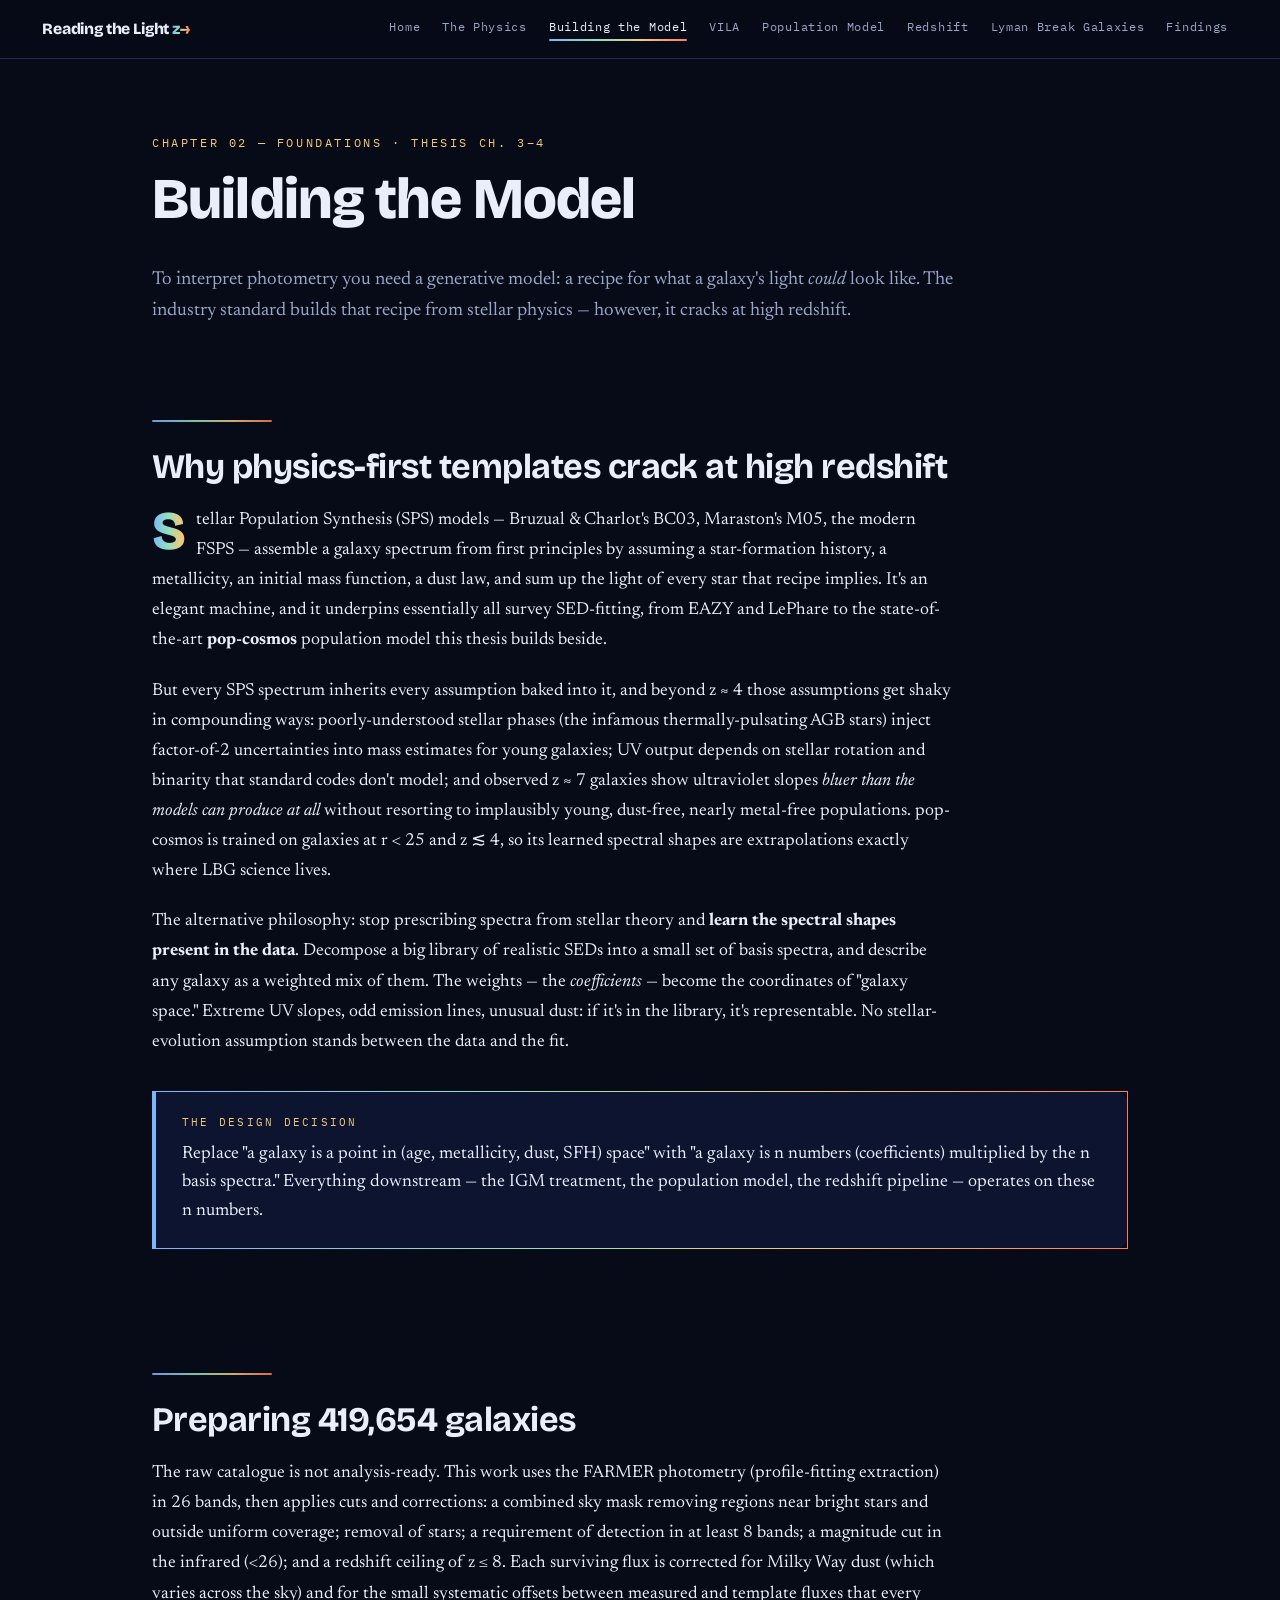
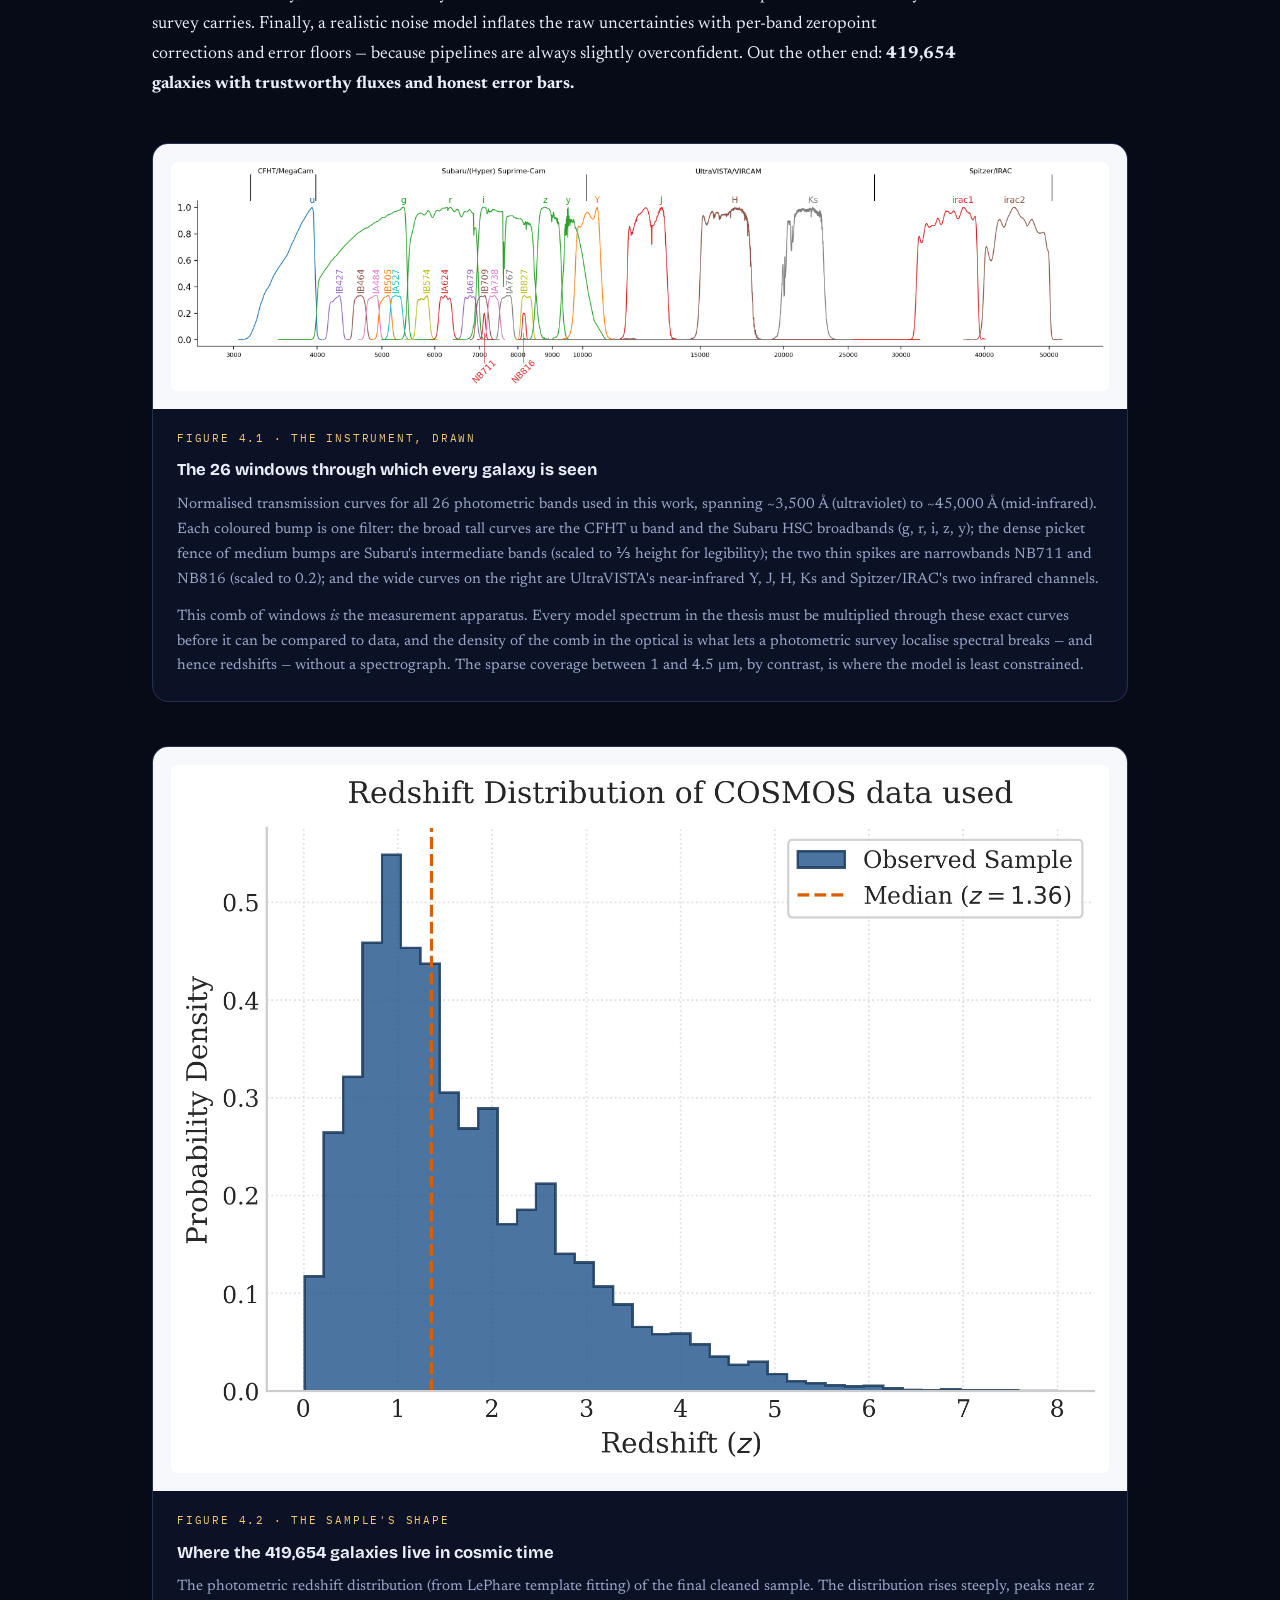
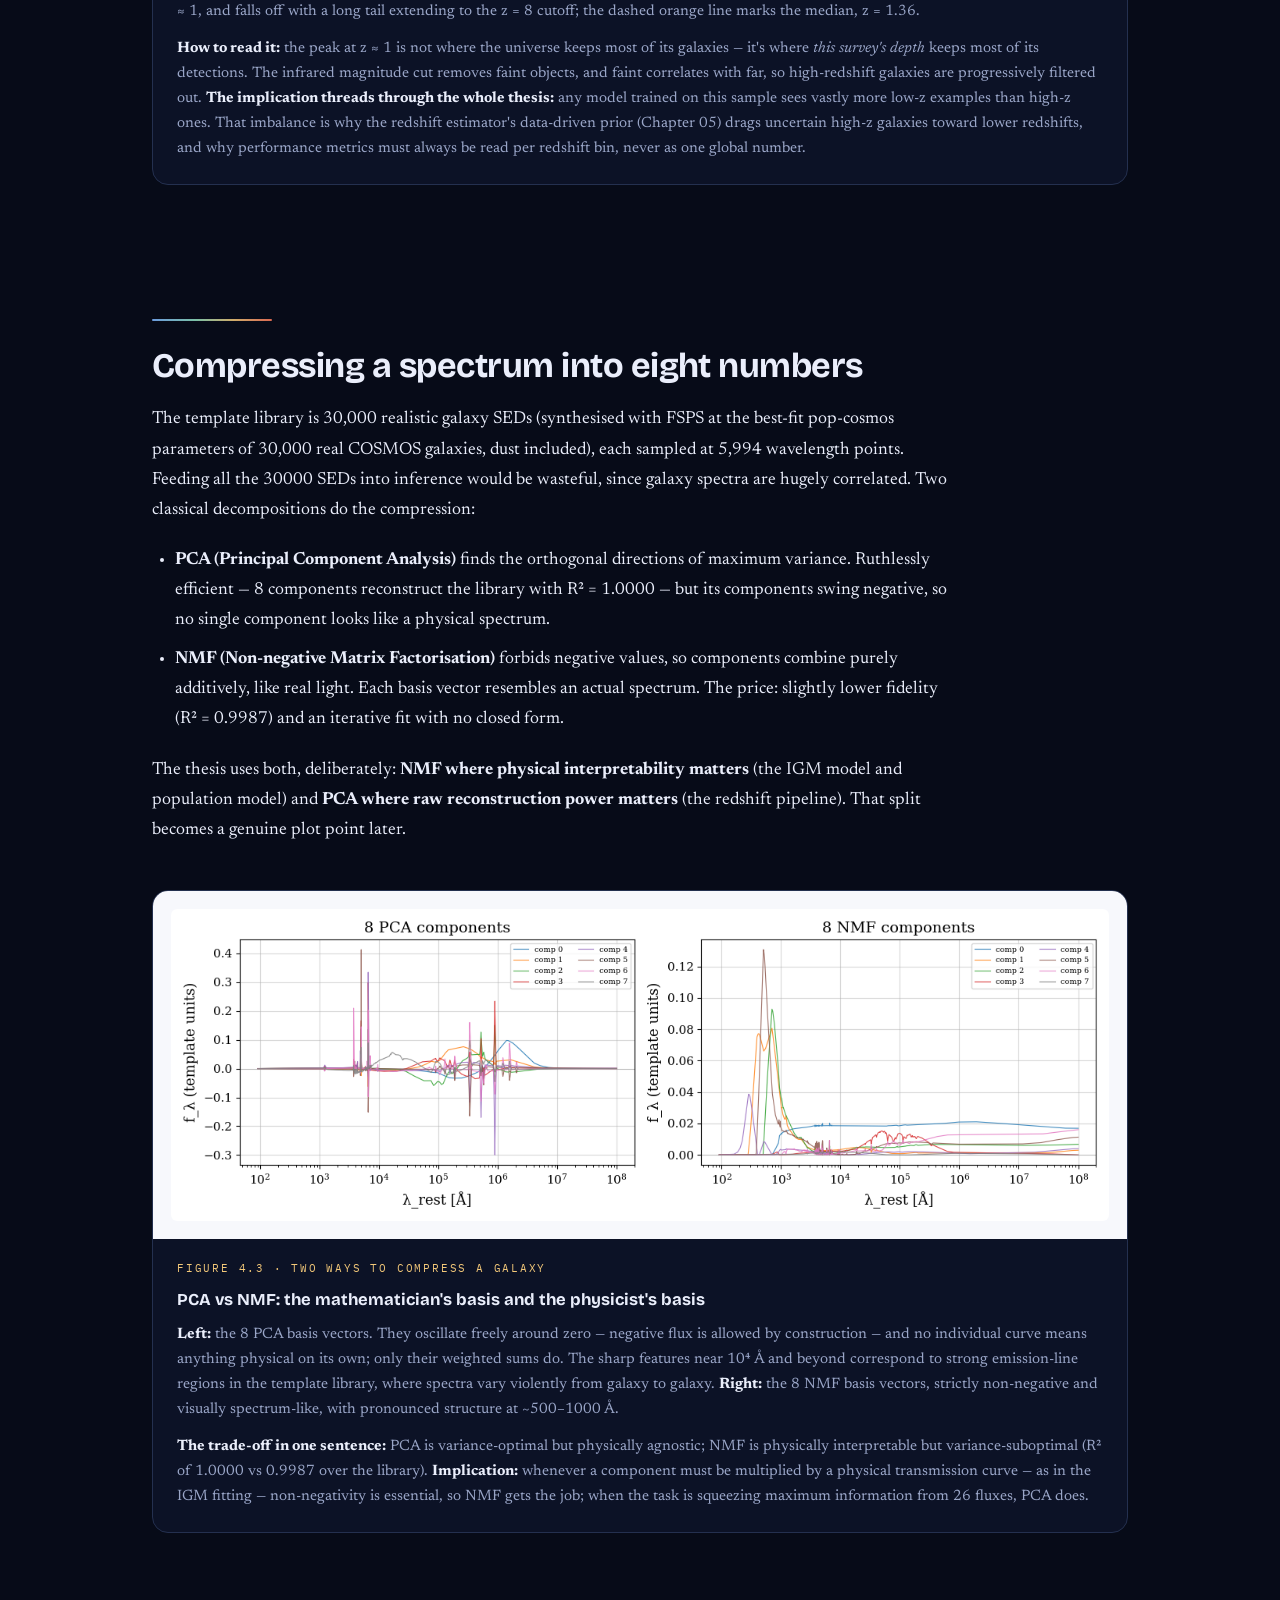
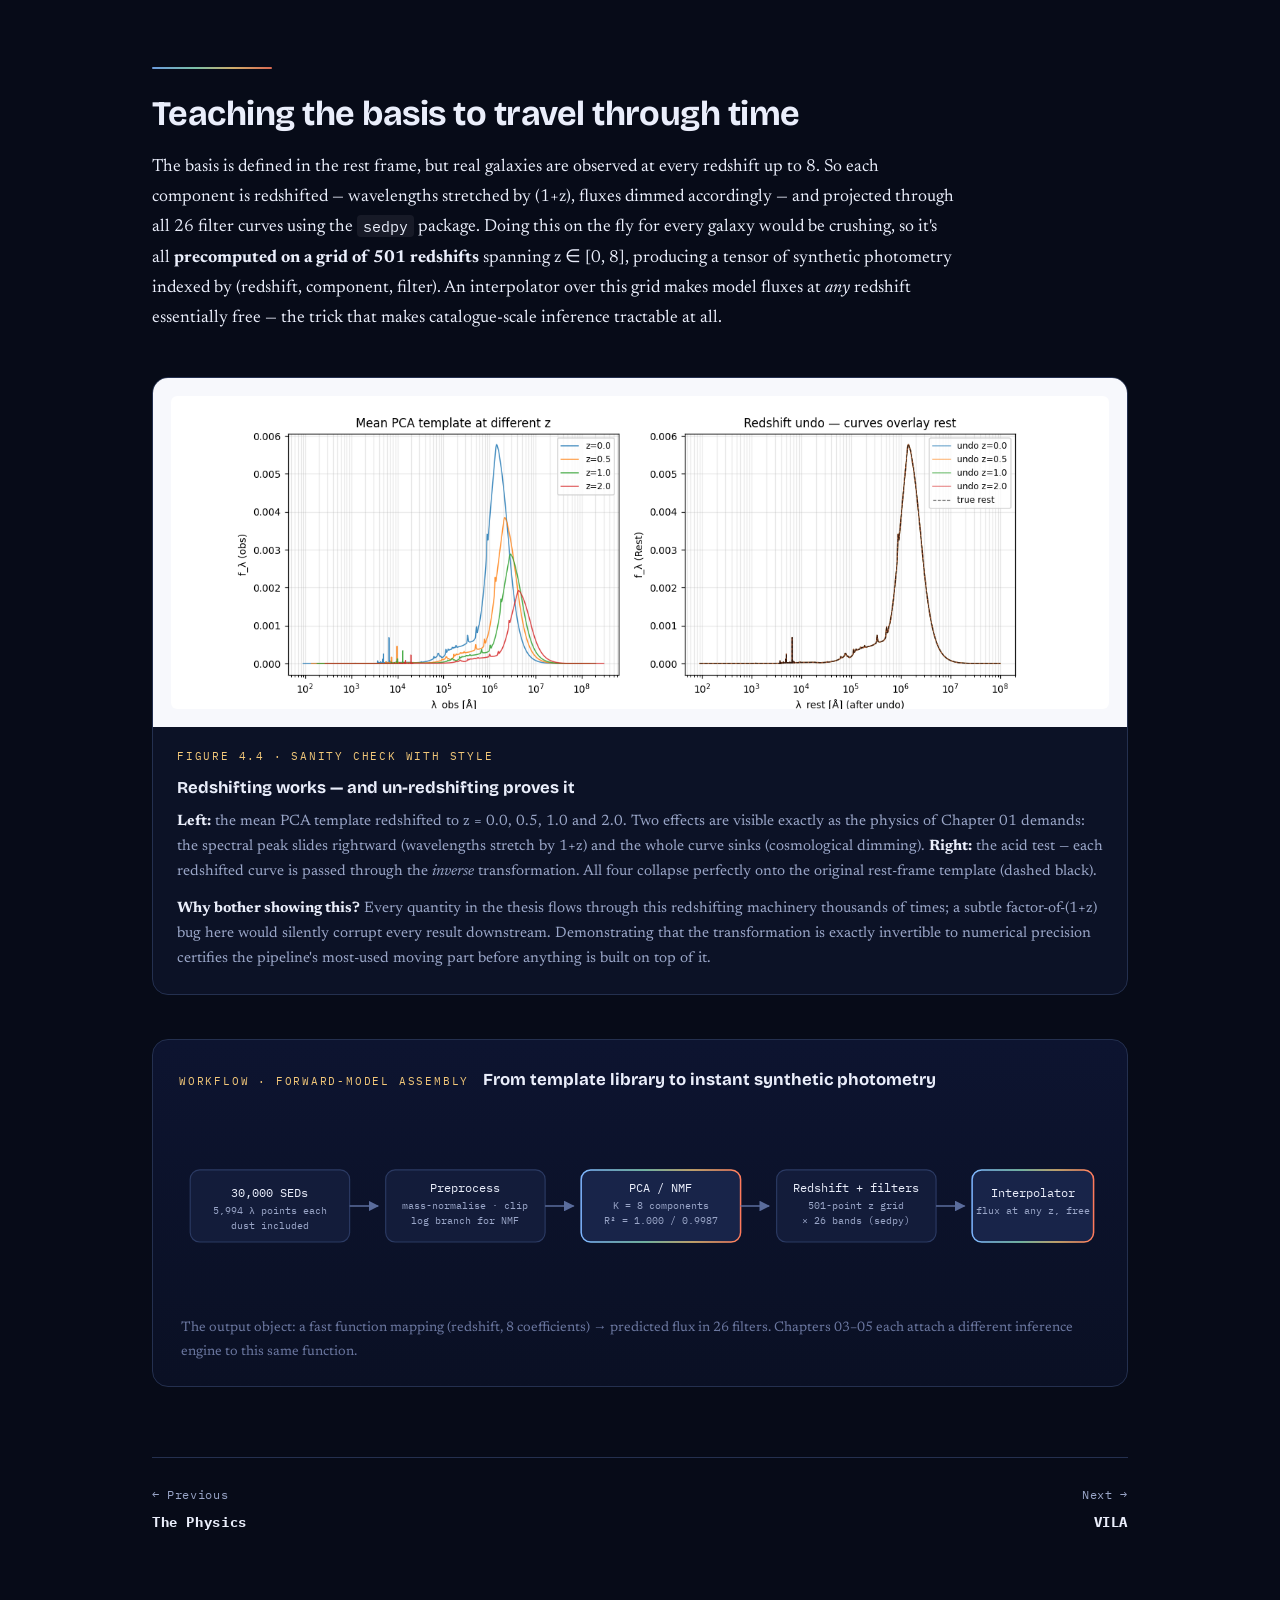
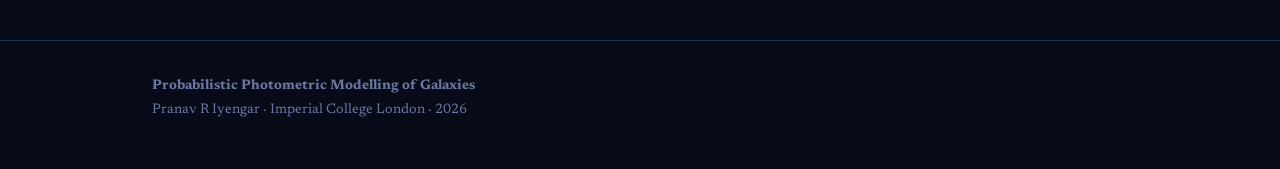
<file: model.html>
<!DOCTYPE html>
<html lang="en">
<head>
<meta charset="UTF-8">
<meta name="viewport" content="width=device-width, initial-scale=1.0">
<title>Building the Model — Reading the Light</title>
<meta name="description" content="Why SPS templates fail at high redshift, how galaxy spectra get compressed to 8 numbers with PCA and NMF, and how the COSMOS2020 data are prepared.">
<link rel="preconnect" href="https://fonts.googleapis.com">
<link rel="preconnect" href="https://fonts.gstatic.com" crossorigin>
<link href="https://fonts.googleapis.com/css2?family=Bricolage+Grotesque:opsz,wght@12..96,600;12..96,700;12..96,800&family=Newsreader:ital,opsz,wght@0,6..72,400;0,6..72,500;0,6..72,600;1,6..72,400&family=IBM+Plex+Mono:wght@400;500;600&display=swap" rel="stylesheet">
<link rel="stylesheet" href="css/style.css">
</head>
<body>

<nav class="nav">
  <div class="nav-inner">
    <a class="nav-brand" href="index.html">Reading the Light <span class="z">z→</span></a>
    <button class="nav-toggle">menu</button>
    <div class="nav-links">
      <a href="index.html">Home</a>
      <a href="physics.html">The Physics</a>
      <a href="model.html" class="active">Building the Model</a>
      <a href="vila.html">VILA</a>
      <a href="population.html">Population Model</a>
      <a href="redshift.html">Redshift</a>
      <a href="lbg.html">Lyman Break Galaxies</a>
      <a href="findings.html">Findings</a>
    </div>
  </div>
</nav>

<header class="page-head">
  <div class="wrap">
    <span class="eyebrow">Chapter 02 — Foundations · thesis ch. 3–4</span>
    <h1>Building the Model</h1>
    <p class="standfirst">
      To interpret photometry you need a generative model: a recipe for what a galaxy's light <em>could</em> look
      like. The industry standard builds that recipe from stellar physics — however, it cracks  at high redshift.    </p>
  </div>
</header>

<section>
  <div class="wrap">
    <hr class="zrule">
    <h2>Why physics-first templates crack at high redshift</h2>
    <div class="prose">
      <p class="lede">
        Stellar Population Synthesis (SPS) models — Bruzual &amp; Charlot's BC03, Maraston's M05, the modern
        FSPS — assemble a galaxy spectrum from first principles by assuming a star-formation history, a metallicity,
        an initial mass function, a dust law, and sum up the light of every star that recipe implies. It's an
        elegant machine, and it underpins essentially all survey SED-fitting, from EAZY and LePhare to the
        state-of-the-art <strong>pop-cosmos</strong> population model this thesis builds beside.
      </p>
      <p>
        But every SPS spectrum inherits every assumption baked into it, and beyond z ≈ 4 those assumptions get
        shaky in compounding ways: poorly-understood stellar phases (the infamous thermally-pulsating AGB stars)
        inject factor-of-2 uncertainties into mass estimates for young galaxies; UV output depends on stellar
        rotation and binarity that standard codes don't model; and observed z ≈ 7 galaxies show ultraviolet
        slopes <em>bluer than the models can produce at all</em> without resorting to implausibly young, dust-free,
        nearly metal-free populations. pop-cosmos is trained on galaxies at
        r &lt; 25 and z ≲ 4, so its learned spectral shapes are extrapolations exactly where LBG science lives.
      </p>
      <p>
        The alternative philosophy: stop prescribing spectra from stellar theory and <strong>learn the spectral
        shapes present in the data</strong>. Decompose a big library of realistic SEDs into a small set of basis
        spectra, and describe any galaxy as a weighted mix of them. The weights — the <em>coefficients</em> —
        become the coordinates of "galaxy space." Extreme UV slopes, odd emission lines, unusual dust: if it's
        in the library, it's representable. No stellar-evolution assumption stands between the data and the fit.
      </p>
    </div>
    <div class="keyidea">
      <span class="mono">The design decision</span>
      Replace "a galaxy is a point in (age, metallicity, dust, SFH) space" with "a galaxy is n numbers (coefficients) multiplied by the
      n basis spectra." Everything downstream — the IGM treatment, the population model, the redshift pipeline —
      operates on these n numbers.
    </div>
  </div>
</section>

<section>
  <div class="wrap">
    <hr class="zrule">
    <h2>Preparing 419,654 galaxies</h2>
    <div class="prose">
      <p>
        The raw catalogue is not analysis-ready. This work uses the FARMER photometry (profile-fitting extraction)
        in 26 bands, then applies cuts and corrections: a combined sky mask removing
        regions near bright stars and outside uniform coverage; removal of stars; a requirement of detection in at least 8 bands; a magnitude cut in the infrared (<26); and a
        redshift ceiling of z ≤ 8. Each surviving flux is corrected for Milky Way dust (which varies across the sky)
        and for the small systematic offsets between measured and template fluxes that every survey carries. Finally,
        a realistic noise model inflates the raw uncertainties with per-band zeropoint corrections and error floors —
        because pipelines are always slightly overconfident. Out the other end: <strong>419,654 galaxies with
        trustworthy fluxes and honest error bars.</strong>
      </p>
    </div>

    <figure class="fig reveal">
      <div class="fig-img"><img src="img/fig4_1_filters.png" alt="Transmission curves of the 26 COSMOS photometric bands used in this work" loading="lazy"></div>
      <figcaption>
        <span class="fig-tag">Figure 4.1 · the instrument, drawn</span>
        <span class="fig-title">The 26 windows through which every galaxy is seen</span>
        <p>Normalised transmission curves for all 26 photometric bands used in this work, spanning ~3,500&nbsp;Å (ultraviolet) to ~45,000&nbsp;Å (mid-infrared). Each coloured bump is one filter: the broad tall curves are the CFHT u band and the Subaru HSC broadbands (g, r, i, z, y); the dense picket fence of medium bumps are Subaru's intermediate bands (scaled to ⅓ height for legibility); the two thin spikes are narrowbands NB711 and NB816 (scaled to 0.2); and the wide curves on the right are UltraVISTA's near-infrared Y, J, H, Ks and Spitzer/IRAC's two infrared channels.</p>
        <p> This comb of windows <em>is</em> the measurement apparatus. Every model spectrum in the thesis must be multiplied through these exact curves before it can be compared to data, and the density of the comb in the optical is what lets a photometric survey localise spectral breaks — and hence redshifts — without a spectrograph. The sparse coverage between 1 and 4.5 μm, by contrast, is where the model is least constrained.</p>
      </figcaption>
    </figure>

    <figure class="fig reveal">
      <div class="fig-img"><img src="img/fig4_2_zdist.png" alt="Redshift distribution of the final COSMOS2020 sample" loading="lazy"></div>
      <figcaption>
        <span class="fig-tag">Figure 4.2 · the sample's shape</span>
        <span class="fig-title">Where the 419,654 galaxies live in cosmic time</span>
        <p>The photometric redshift distribution (from LePhare template fitting) of the final cleaned sample. The distribution rises steeply, peaks near z ≈ 1, and falls off with a long tail extending to the z = 8 cutoff; the dashed orange line marks the median, z = 1.36.</p>
        <p><b>How to read it:</b> the peak at z ≈ 1 is not where the universe keeps most of its galaxies — it's where <em>this survey's depth</em> keeps most of its detections. The infrared magnitude cut removes faint objects, and faint correlates with far, so high-redshift galaxies are progressively filtered out. <b>The implication threads through the whole thesis:</b> any model trained on this sample sees vastly more low-z examples than high-z ones. That imbalance is why the redshift estimator's data-driven prior (Chapter 05) drags uncertain high-z galaxies toward lower redshifts, and why performance metrics must always be read per redshift bin, never as one global number.</p>
      </figcaption>
    </figure>
  </div>
</section>

<section>
  <div class="wrap">
    <hr class="zrule">
    <h2>Compressing a spectrum into eight numbers</h2>
    <div class="prose">
      <p>
        The template library is 30,000 realistic galaxy SEDs (synthesised with FSPS at the best-fit pop-cosmos
        parameters of 30,000 real COSMOS galaxies, dust included), each sampled at 5,994 wavelength points. Feeding
        all the 30000 SEDs into inference would be wasteful, since galaxy spectra are
        hugely correlated. Two classical decompositions do the compression:
      </p>
      <ul>
        <li><strong>PCA (Principal Component Analysis)</strong> finds the orthogonal directions of maximum variance.
          Ruthlessly efficient — 8 components reconstruct the library with R² = 1.0000 — but its components swing
          negative, so no single component looks like a physical spectrum.</li>
        <li><strong>NMF (Non-negative Matrix Factorisation)</strong> forbids negative values, so components combine
          purely additively, like real light. Each basis vector resembles an actual spectrum. The price: slightly
          lower fidelity (R² = 0.9987) and an iterative fit with no closed form.</li>
      </ul>
      <p>
        The thesis uses both, deliberately: <strong>NMF where physical interpretability matters</strong> (the IGM
        model and population model) and <strong>PCA where raw reconstruction power matters</strong> (the redshift
        pipeline). That split becomes a genuine plot point later.
      </p>
    </div>

    <figure class="fig reveal">
      <div class="fig-img"><img src="img/fig4_3_pca_nmf.png" alt="PCA and NMF basis spectra side by side" loading="lazy"></div>
      <figcaption>
        <span class="fig-tag">Figure 4.3 · two ways to compress a galaxy</span>
        <span class="fig-title">PCA vs NMF: the mathematician's basis and the physicist's basis</span>
        <p><b>Left:</b> the 8 PCA basis vectors. They oscillate freely around zero — negative flux is allowed by construction — and no individual curve means anything physical on its own; only their weighted sums do. The sharp features near 10⁴&nbsp;Å and beyond correspond to strong emission-line regions in the template library, where spectra vary violently from galaxy to galaxy. <b>Right:</b> the 8 NMF basis vectors, strictly non-negative and visually spectrum-like, with pronounced structure at ~500–1000&nbsp;Å.</p>
        <p><b>The trade-off in one sentence:</b> PCA is variance-optimal but physically agnostic; NMF is physically interpretable but variance-suboptimal (R² of 1.0000 vs 0.9987 over the library). <b>Implication:</b> whenever a component must be multiplied by a physical transmission curve — as in the IGM fitting — non-negativity is essential, so NMF gets the job; when the task is squeezing maximum information from 26 fluxes, PCA does.</p>
      </figcaption>
    </figure>
  </div>
</section>

<section>
  <div class="wrap">
    <hr class="zrule">
    <h2>Teaching the basis to travel through time</h2>
    <div class="prose">
      <p>
        The basis is defined in the rest frame, but real galaxies are observed at every redshift up to 8. So each
        component is redshifted — wavelengths stretched by (1+z), fluxes dimmed accordingly — and projected through
        all 26 filter curves using the <code>sedpy</code> package. Doing this on the fly for every galaxy would be
        crushing, so it's all <strong>precomputed on a grid of 501 redshifts</strong> spanning z ∈ [0, 8], producing
        a tensor of synthetic photometry indexed by (redshift, component, filter). An interpolator over this grid
        makes model fluxes at <em>any</em> redshift essentially free — the trick that makes catalogue-scale inference
        tractable at all.
      </p>
    </div>

    <figure class="fig reveal">
      <div class="fig-img"><img src="img/fig4_4_redshifting.png" alt="Validation of the redshifting procedure on the mean template" loading="lazy"></div>
      <figcaption>
        <span class="fig-tag">Figure 4.4 · sanity check with style</span>
        <span class="fig-title">Redshifting works — and un-redshifting proves it</span>
        <p><b>Left:</b> the mean PCA template redshifted to z = 0.0, 0.5, 1.0 and 2.0. Two effects are visible exactly as the physics of Chapter 01 demands: the spectral peak slides rightward (wavelengths stretch by 1+z) and the whole curve sinks (cosmological dimming). <b>Right:</b> the acid test — each redshifted curve is passed through the <em>inverse</em> transformation. All four collapse perfectly onto the original rest-frame template (dashed black).</p>
        <p><b>Why bother showing this?</b> Every quantity in the thesis flows through this redshifting machinery thousands of times; a subtle factor-of-(1+z) bug here would silently corrupt every result downstream. Demonstrating that the transformation is exactly invertible to numerical precision certifies the pipeline's most-used moving part before anything is built on top of it.</p>
      </figcaption>
    </figure>

    <!-- assembly flowchart -->
    <div class="flow reveal">
      <div class="flow-head">
        <span class="fig-tag">Workflow · forward-model assembly</span>
        <b>From template library to instant synthetic photometry</b>
      </div>
      <svg viewBox="0 0 980 200" xmlns="http://www.w3.org/2000/svg" role="img" aria-label="Forward model assembly flowchart">
        <defs>
          <marker id="arr" viewBox="0 0 10 10" refX="9" refY="5" markerWidth="7" markerHeight="7" orient="auto-start-reverse">
            <path d="M0,0 L10,5 L0,10 z" fill="#5A6C9C"/>
          </marker>
          <linearGradient id="specStroke" x1="0" y1="0" x2="1" y2="0">
            <stop offset="0" stop-color="#7DB4FF"/><stop offset=".4" stop-color="#8FE0C0"/>
            <stop offset=".7" stop-color="#F3C879"/><stop offset="1" stop-color="#FF7A5C"/>
          </linearGradient>
        </defs>
        <rect x="16" y="60" width="168" height="76" rx="10" class="fnode"/>
        <text x="100" y="88" text-anchor="middle" class="ftext">30,000 SEDs</text>
        <text x="100" y="106" text-anchor="middle" class="fsub">5,994 λ points each</text>
        <text x="100" y="122" text-anchor="middle" class="fsub">dust included</text>

        <rect x="222" y="60" width="168" height="76" rx="10" class="fnode"/>
        <text x="306" y="83" text-anchor="middle" class="ftext">Preprocess</text>
        <text x="306" y="101" text-anchor="middle" class="fsub">mass-normalise · clip</text>
        <text x="306" y="117" text-anchor="middle" class="fsub">log branch for NMF</text>

        <rect x="428" y="60" width="168" height="76" rx="10" class="fnode fnode-hl"/>
        <text x="512" y="83" text-anchor="middle" class="ftext">PCA / NMF</text>
        <text x="512" y="101" text-anchor="middle" class="fsub">K = 8 components</text>
        <text x="512" y="117" text-anchor="middle" class="fsub">R² = 1.000 / 0.9987</text>

        <rect x="634" y="60" width="168" height="76" rx="10" class="fnode"/>
        <text x="718" y="83" text-anchor="middle" class="ftext">Redshift + filters</text>
        <text x="718" y="101" text-anchor="middle" class="fsub">501-point z grid</text>
        <text x="718" y="117" text-anchor="middle" class="fsub">× 26 bands (sedpy)</text>

        <rect x="840" y="60" width="128" height="76" rx="10" class="fnode fnode-hl"/>
        <text x="904" y="88" text-anchor="middle" class="ftext">Interpolator</text>
        <text x="904" y="106" text-anchor="middle" class="fsub">flux at any z, free</text>

        <path d="M184,98 H214" class="farrow"/>
        <path d="M390,98 H420" class="farrow"/>
        <path d="M596,98 H626" class="farrow"/>
        <path d="M802,98 H832" class="farrow"/>
      </svg>
      <p class="flow-note">The output object: a fast function mapping (redshift, 8 coefficients) → predicted flux in 26 filters. Chapters 03–05 each attach a different inference engine to this same function.</p>
    </div>

    <div class="pager">
      <a href="physics.html">← Previous<b>The Physics</b></a>
      <a class="next" href="vila.html">Next →<b>VILA</b></a>
    </div>
  </div>
</section>

<footer class="site">
  <div class="wrap">
    <div>
      <b>Probabilistic Photometric Modelling of Galaxies</b><br>
      Pranav R Iyengar · Imperial College London · 2026
    </div>
    
  </div>
</footer>

<script src="js/main.js"></script>
</body>
</html>
</file>
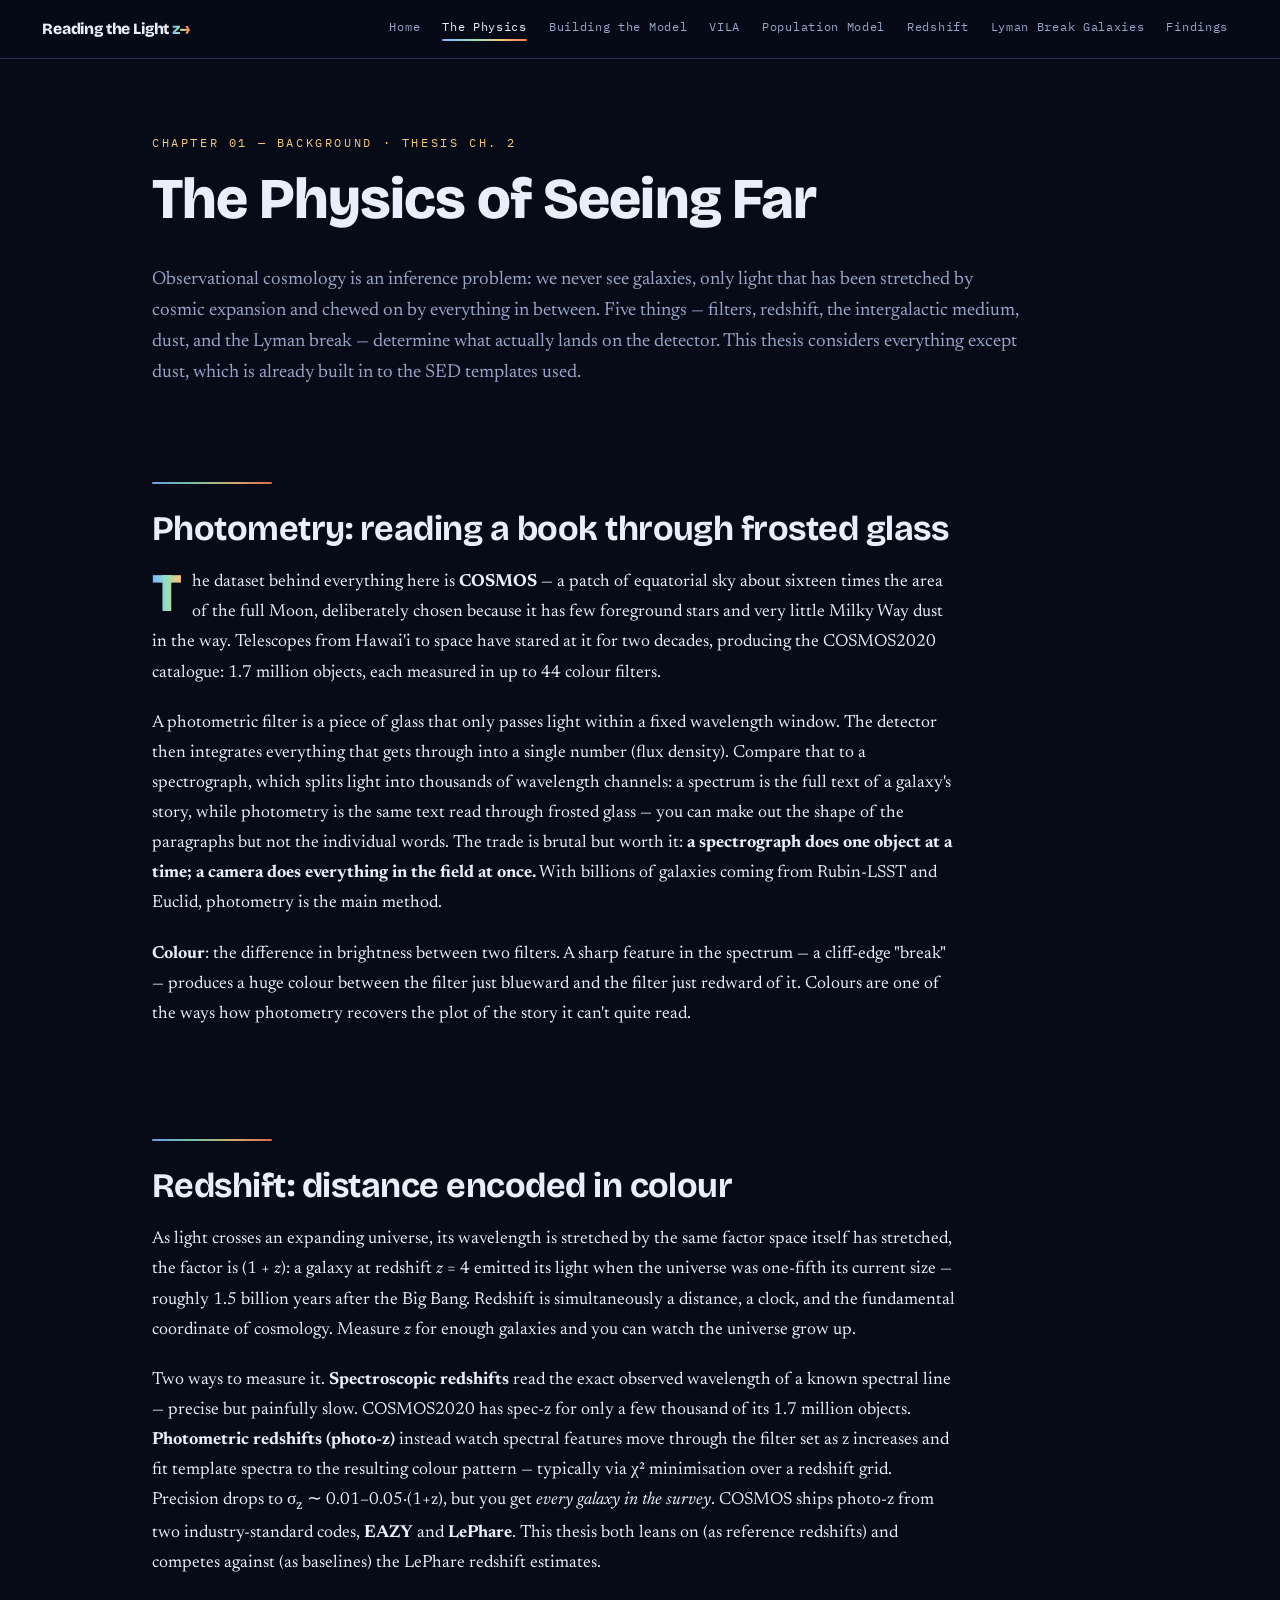
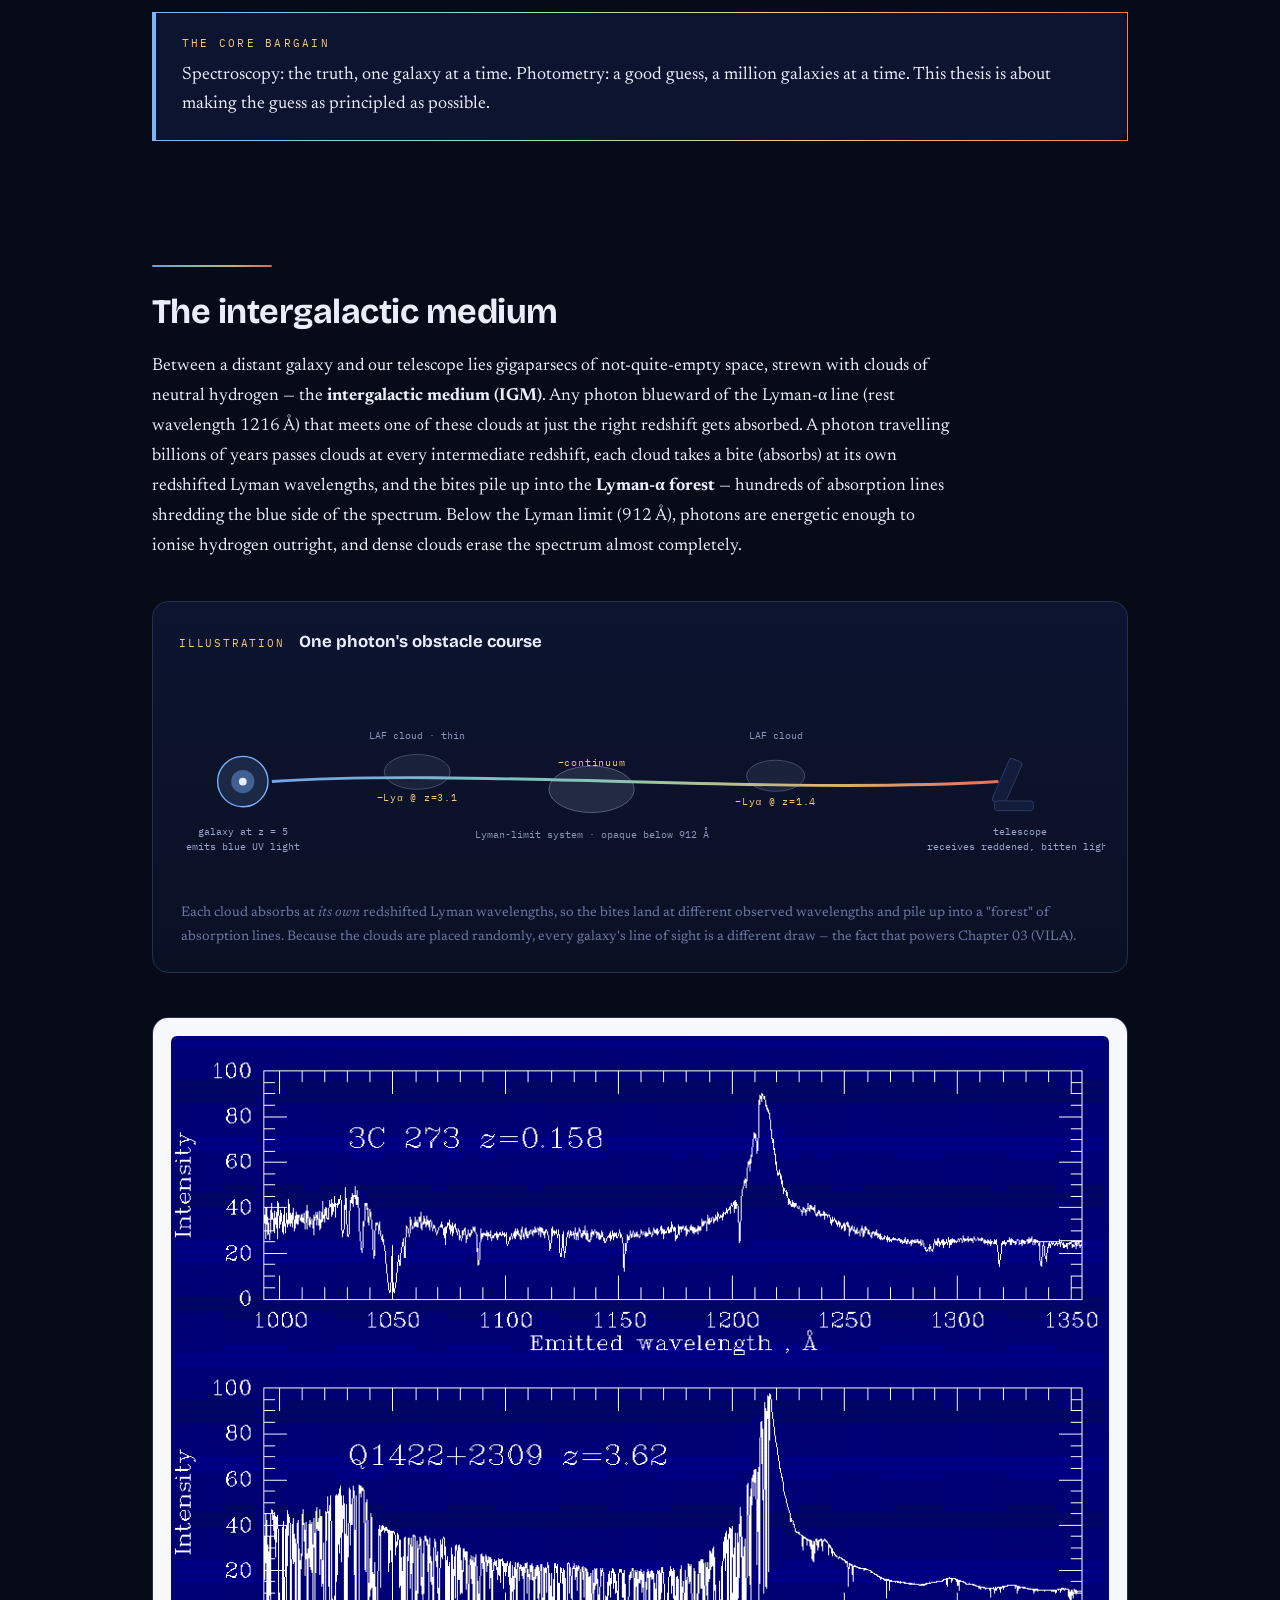
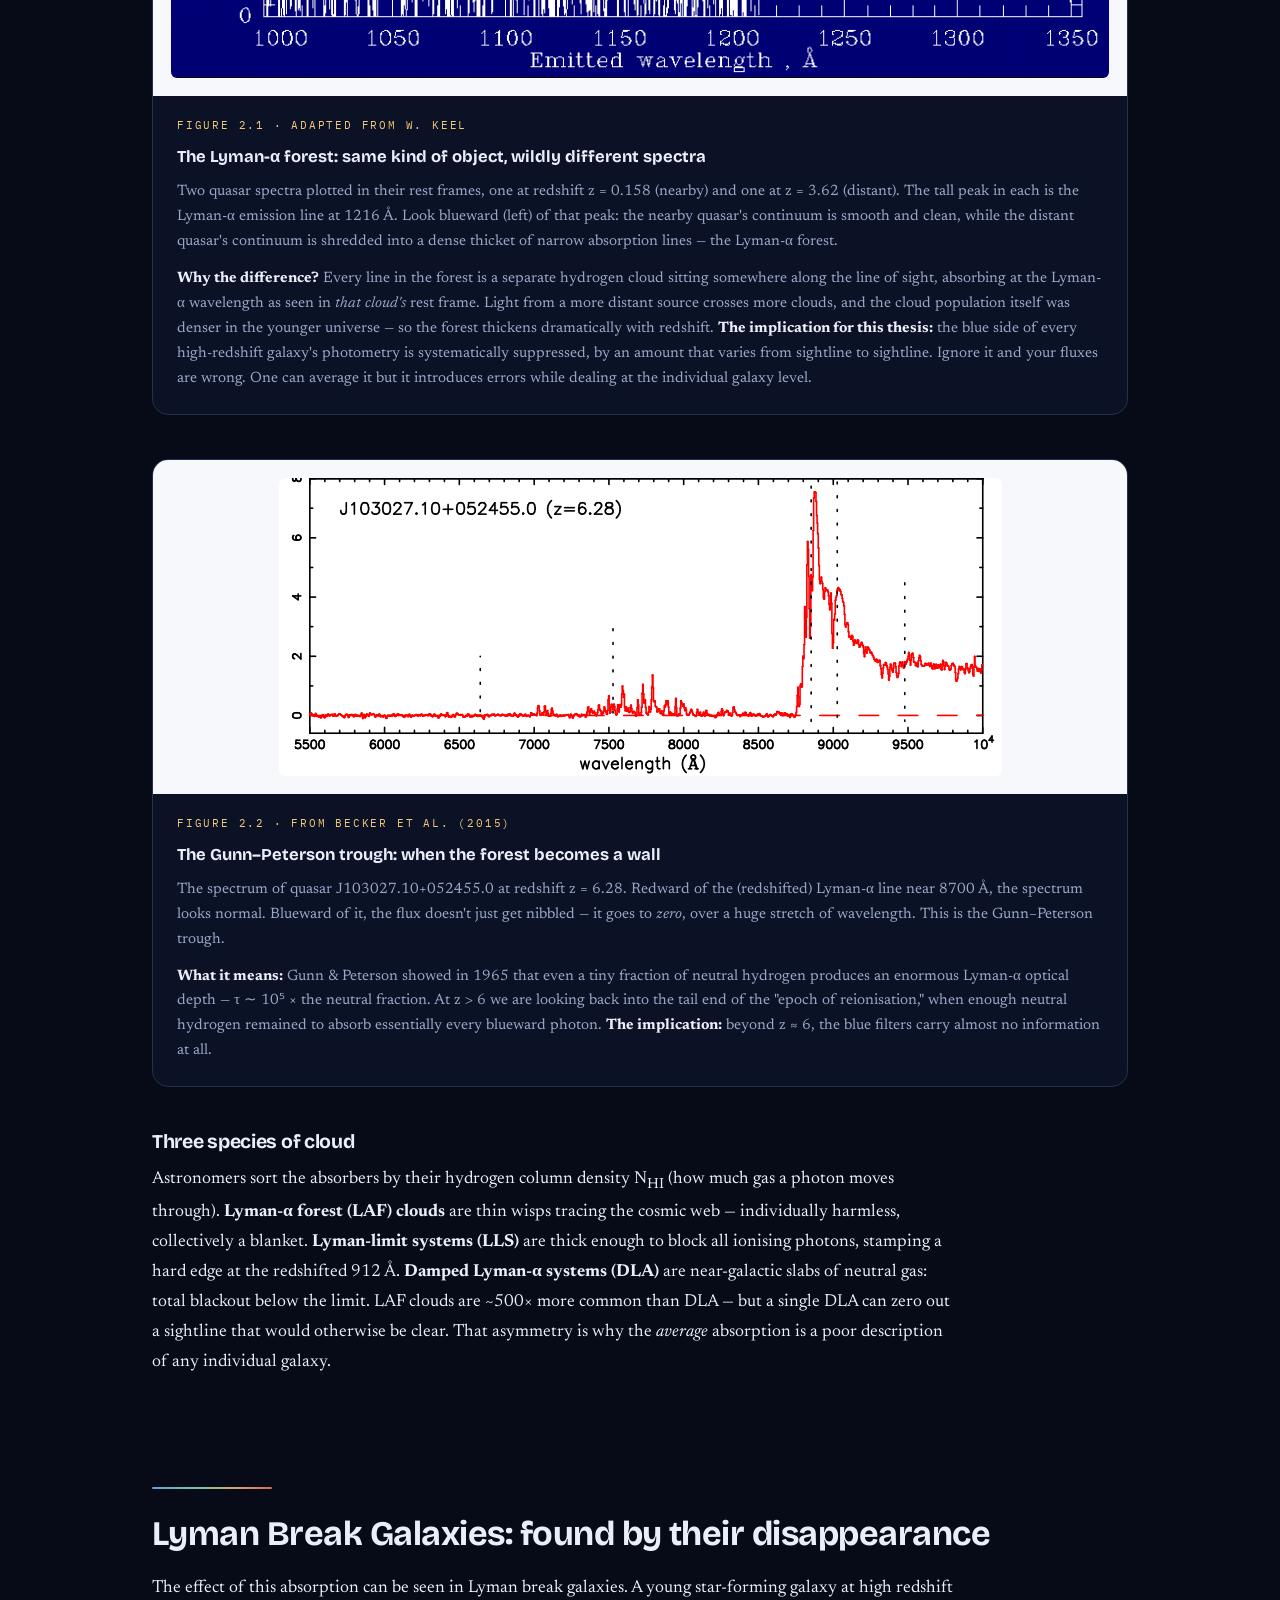
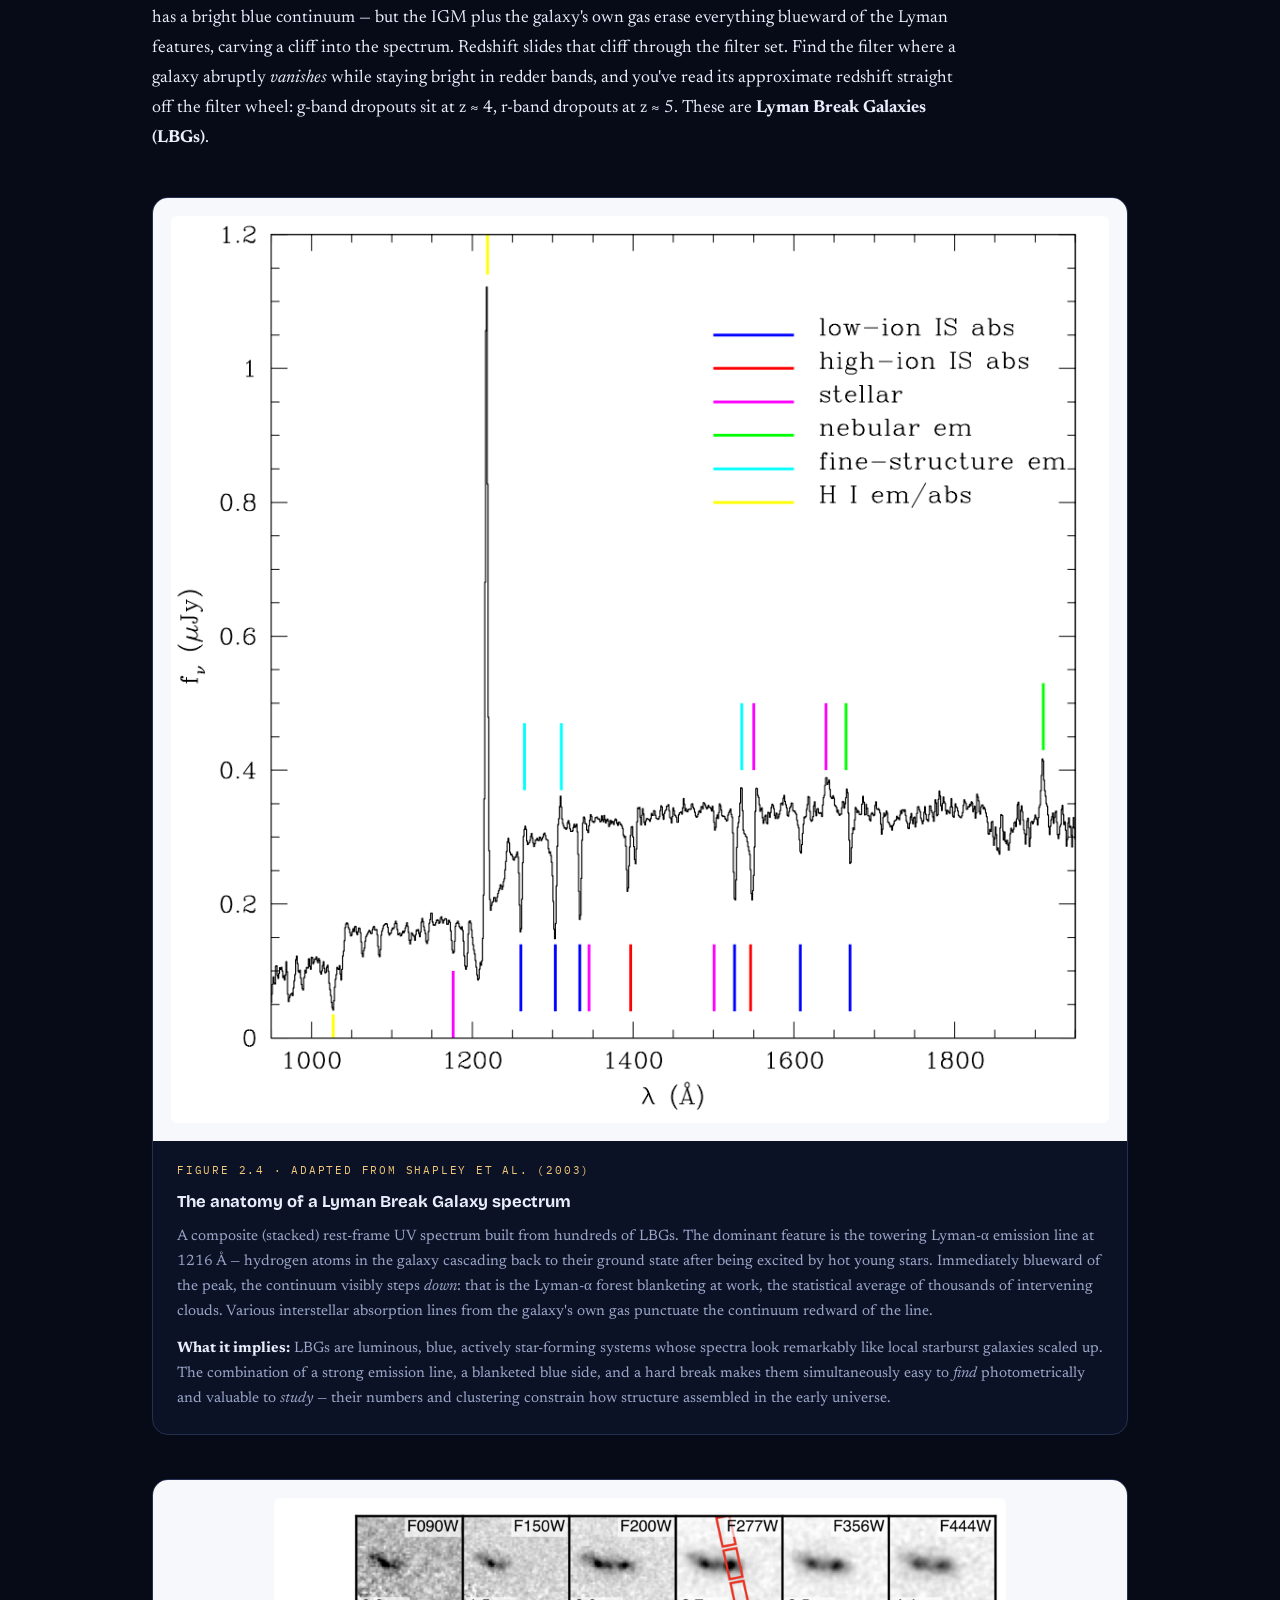
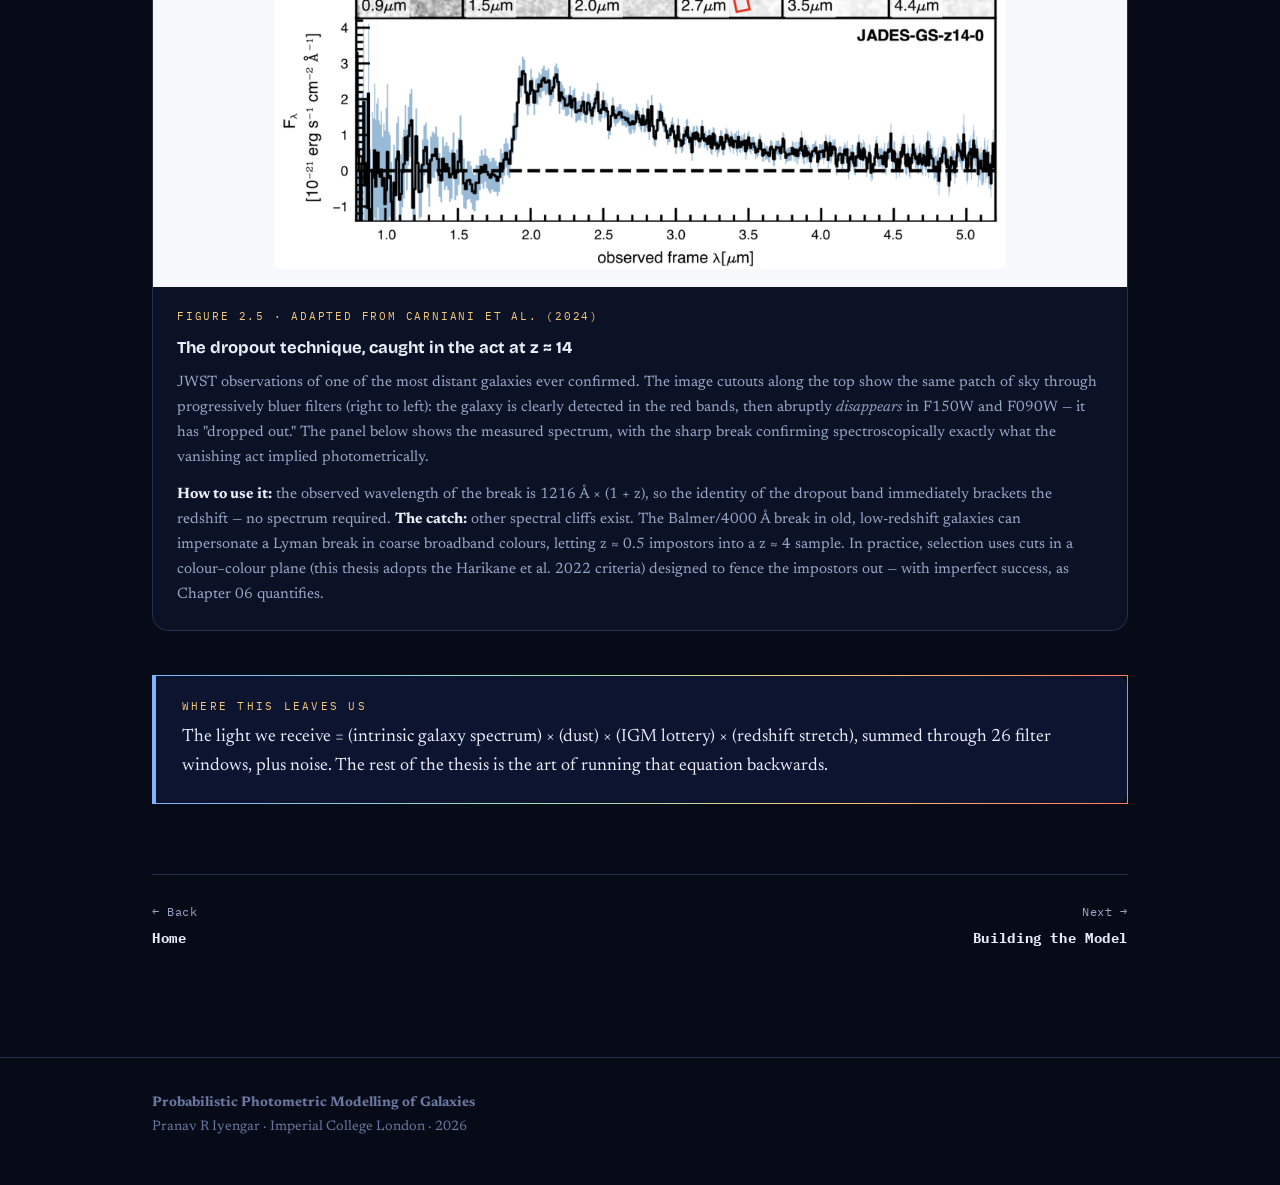
<file: physics.html>
<!DOCTYPE html>
<html lang="en">
<head>
<meta charset="UTF-8">
<meta name="viewport" content="width=device-width, initial-scale=1.0">
<title>The Physics of Seeing Far — Reading the Light</title>
<meta name="description" content="Photometric surveys, redshift, the intergalactic medium, dust, and Lyman Break Galaxies — the physics behind the thesis, explained.">
<link rel="preconnect" href="https://fonts.googleapis.com">
<link rel="preconnect" href="https://fonts.gstatic.com" crossorigin>
<link href="https://fonts.googleapis.com/css2?family=Bricolage+Grotesque:opsz,wght@12..96,600;12..96,700;12..96,800&family=Newsreader:ital,opsz,wght@0,6..72,400;0,6..72,500;0,6..72,600;1,6..72,400&family=IBM+Plex+Mono:wght@400;500;600&display=swap" rel="stylesheet">
<link rel="stylesheet" href="css/style.css">
</head>
<body>

<nav class="nav">
  <div class="nav-inner">
    <a class="nav-brand" href="index.html">Reading the Light <span class="z">z→</span></a>
    <button class="nav-toggle">menu</button>
    <div class="nav-links">
      <a href="index.html">Home</a>
      <a href="physics.html" class="active">The Physics</a>
      <a href="model.html">Building the Model</a>
      <a href="vila.html">VILA</a>
      <a href="population.html">Population Model</a>
      <a href="redshift.html">Redshift</a>
      <a href="lbg.html">Lyman Break Galaxies</a>
      <a href="findings.html">Findings</a>
    </div>
  </div>
</nav>

<header class="page-head">
  <div class="wrap">
    <span class="eyebrow">Chapter 01 — Background · thesis ch. 2</span>
    <h1>The Physics of Seeing Far</h1>
    <p class="standfirst">
      Observational cosmology is an inference problem: we never see galaxies, only light that has been stretched by
      cosmic expansion and chewed on by everything in between. Five things — filters, redshift, the intergalactic
      medium, dust, and the Lyman break — determine what actually lands on the detector. This thesis considers everything except dust, which is already built in to the SED templates used.    </p>
  </div>
</header>

<section>
  <div class="wrap">
    <hr class="zrule">
    <h2>Photometry: reading a book through frosted glass</h2>
    <div class="prose">
      <p class="lede">
        The dataset behind everything here is <strong>COSMOS</strong> — a patch of equatorial sky about sixteen times
        the area of the full Moon, deliberately chosen because it has few foreground stars and very little Milky Way
        dust in the way. Telescopes from Hawai'i to space have stared at it for two decades, producing the
        COSMOS2020 catalogue: 1.7&nbsp;million objects, each measured in up to 44 colour filters.
      </p>
      <p>
        A photometric filter is a piece of glass that only passes light within a fixed wavelength window. The
        detector then integrates everything that gets through into a single number (flux density). Compare that to a spectrograph, which
        splits light into thousands of wavelength channels: a spectrum is the full text of a galaxy's story, while
        photometry is the same text read through frosted glass — you can make out the shape of the paragraphs but not
        the individual words. The trade is brutal but worth it: <strong>a spectrograph does one object at a time;
        a camera does everything in the field at once.</strong> With billions of galaxies coming from Rubin-LSST and
        Euclid, photometry is the main method.
      </p>
      <p>
        <strong>Colour</strong>: the difference in brightness between two filters. A sharp
        feature in the spectrum — a cliff-edge "break" — produces a huge colour between the filter just blueward and
        the filter just redward of it. Colours are one of the ways how photometry recovers the plot of the story it can't quite read.
      </p>
    </section>

<section>
  <div class="wrap">
    <hr class="zrule">
    <h2>Redshift: distance encoded in colour</h2>
    <div class="prose">
      <p>
        As light crosses an expanding universe, its wavelength is stretched by the same factor space itself has
        stretched, the factor is (1 + <em>z</em>): a galaxy at redshift <em>z</em> = 4 emitted its light when
        the universe was one-fifth its current size — roughly 1.5 billion years after the Big Bang. Redshift is
        simultaneously a distance, a clock, and the fundamental coordinate of cosmology. Measure <em>z</em> for
        enough galaxies and you can watch the universe grow up.
      </p>
      <p>
        Two ways to measure it. <strong>Spectroscopic redshifts</strong> read the exact observed wavelength of a known
        spectral line — precise but painfully slow. COSMOS2020 has spec-z for only a few thousand of its
        1.7&nbsp;million objects. <strong>Photometric redshifts (photo-z)</strong> instead watch spectral features
        move through the filter set as z increases and fit template spectra to the resulting colour pattern —
        typically via χ² minimisation over a redshift grid. Precision drops to σ<sub>z</sub> ∼ 0.01–0.05·(1+z), but
        you get <em>every galaxy in the survey</em>. COSMOS ships photo-z from two industry-standard codes,
        <strong>EAZY</strong> and <strong>LePhare</strong>. This thesis both leans on (as reference redshifts)
        and competes against (as baselines) the LePhare redshift estimates.
      </p>
    </div>
    <div class="keyidea">
      <span class="mono">The core bargain</span>
      Spectroscopy: the truth, one galaxy at a time. Photometry: a good guess, a million galaxies at a time.
      This thesis is about making the guess as principled as possible.
    </div>
  </div>
</section>

<section>
  <div class="wrap">
    <hr class="zrule">
    <h2>The intergalactic medium</h2>
    <div class="prose">
      <p>
        Between a distant galaxy and our telescope lies gigaparsecs of not-quite-empty space, strewn with clouds
        of neutral hydrogen — the <strong>intergalactic medium (IGM)</strong>. Any photon blueward of the Lyman-α
        line (rest wavelength 1216&nbsp;Å) that meets one of these clouds at just the right redshift gets absorbed.
        A photon travelling billions of years passes clouds at every intermediate redshift,        each cloud takes a bite (absorbs) at its own redshifted Lyman wavelengths, and the bites pile up into the
        <strong>Lyman-α forest</strong> — hundreds of absorption lines shredding the blue side of the spectrum.
        Below the Lyman limit (912&nbsp;Å), photons are energetic enough to ionise hydrogen outright, and dense
        clouds erase the spectrum almost completely.
      </p>
    </div>

    <!-- custom illustration: sightline through IGM -->
    <div class="flow reveal">
      <div class="flow-head">
        <span class="fig-tag">Illustration</span>
        <b>One photon's obstacle course</b>
      </div>
      <svg viewBox="0 0 960 220" xmlns="http://www.w3.org/2000/svg" role="img" aria-label="Illustration of light travelling from a galaxy through hydrogen clouds to a telescope">
        <defs>
          <linearGradient id="ray" x1="0" y1="0" x2="1" y2="0">
            <stop offset="0" stop-color="#7DB4FF"/><stop offset=".45" stop-color="#8FE0C0"/>
            <stop offset=".75" stop-color="#F3C879"/><stop offset="1" stop-color="#FF7A5C"/>
          </linearGradient>
        </defs>
        <!-- galaxy -->
        <circle cx="70" cy="110" r="26" fill="#7DB4FF22" stroke="#7DB4FF" stroke-width="1.4"/>
        <circle cx="70" cy="110" r="12" fill="#7DB4FF66"/>
        <circle cx="70" cy="110" r="4" fill="#EAEEFB"/>
        <text x="70" y="165" text-anchor="middle" class="fsub">galaxy at z = 5</text>
        <text x="70" y="181" text-anchor="middle" class="fsub">emits blue UV light</text>
        <!-- light ray -->
        <path d="M100,110 C300,96 620,124 850,110" stroke="url(#ray)" stroke-width="3" fill="none" opacity=".9"/>
        <!-- clouds -->
        <g opacity=".9">
          <ellipse cx="250" cy="100" rx="34" ry="18" fill="#9AA6C81f" stroke="#9AA6C866"/>
          <text x="250" y="66" text-anchor="middle" class="fsub">LAF cloud · thin</text>
          <ellipse cx="430" cy="118" rx="44" ry="24" fill="#9AA6C82e" stroke="#9AA6C888"/>
          <text x="430" y="168" text-anchor="middle" class="fsub">Lyman-limit system · opaque below 912 Å</text>
          <ellipse cx="620" cy="104" rx="30" ry="16" fill="#9AA6C81f" stroke="#9AA6C866"/>
          <text x="620" y="66" text-anchor="middle" class="fsub">LAF cloud</text>
        </g>
        <!-- bites -->
        <text x="250" y="130" text-anchor="middle" class="flabel">−Lyα @ z=3.1</text>
        <text x="430" y="94" text-anchor="middle" class="flabel">−continuum</text>
        <text x="620" y="134" text-anchor="middle" class="flabel">−Lyα @ z=1.4</text>
        <!-- telescope -->
        <rect x="852" y="86" width="14" height="48" rx="3" fill="#131C3A" stroke="#2B3A63" transform="rotate(24 859 110)"/>
        <rect x="846" y="130" width="40" height="10" rx="3" fill="#131C3A" stroke="#2B3A63"/>
        <text x="872" y="165" text-anchor="middle" class="fsub">telescope</text>
        <text x="872" y="181" text-anchor="middle" class="fsub">receives reddened, bitten light</text>
      </svg>
      <p class="flow-note">Each cloud absorbs at <em>its own</em> redshifted Lyman wavelengths, so the bites land at different observed wavelengths and pile up into a "forest" of absorption lines. Because the clouds are placed randomly, every galaxy's line of sight is a different draw — the fact that powers Chapter 03 (VILA).</p>
    </div>

    <figure class="fig reveal">
      <div class="fig-img"><img src="img/fig2_1_lyman_forest.png" alt="Spectra of two quasars showing the growth of the Lyman-alpha forest with redshift" loading="lazy"></div>
      <figcaption>
        <span class="fig-tag">Figure 2.1 · adapted from W. Keel</span>
        <span class="fig-title">The Lyman-α forest: same kind of object, wildly different spectra</span>
        <p>Two quasar spectra plotted in their rest frames, one at redshift z = 0.158 (nearby) and one at z = 3.62 (distant). The tall peak in each is the Lyman-α emission line at 1216&nbsp;Å. Look blueward (left) of that peak: the nearby quasar's continuum is smooth and clean, while the distant quasar's continuum is shredded into a dense thicket of narrow absorption lines — the Lyman-α forest.</p>
        <p><b>Why the difference?</b> Every line in the forest is a separate hydrogen cloud sitting somewhere along the line of sight, absorbing at the Lyman-α wavelength as seen in <em>that cloud's</em> rest frame. Light from a more distant source crosses more clouds, and the cloud population itself was denser in the younger universe — so the forest thickens dramatically with redshift. <b>The implication for this thesis:</b> the blue side of every high-redshift galaxy's photometry is systematically suppressed, by an amount that varies from sightline to sightline. Ignore it and your fluxes are wrong. One can average it but it introduces errors while dealing at the individual galaxy level.</p>
      </figcaption>
    </figure>

    <figure class="fig reveal">
      <div class="fig-img"><img src="img/fig2_2_gunn_peterson.png" alt="Spectrum of a z=6.28 quasar showing the Gunn-Peterson trough" loading="lazy"></div>
      <figcaption>
        <span class="fig-tag">Figure 2.2 · from Becker et al. (2015)</span>
        <span class="fig-title">The Gunn–Peterson trough: when the forest becomes a wall</span>
        <p>The spectrum of quasar J103027.10+052455.0 at redshift z = 6.28. Redward of the (redshifted) Lyman-α line near 8700&nbsp;Å, the spectrum looks normal. Blueward of it, the flux doesn't just get nibbled — it goes to <em>zero</em>, over a huge stretch of wavelength. This is the Gunn–Peterson trough.</p>
        <p><b>What it means:</b> Gunn &amp; Peterson showed in 1965 that even a tiny fraction of neutral hydrogen produces an enormous Lyman-α optical depth — τ ∼ 10⁵ × the neutral fraction. At z &gt; 6 we are looking back into the tail end of the "epoch of reionisation," when enough neutral hydrogen remained to absorb essentially every blueward photon. <b>The implication:</b> beyond z ≈ 6, the blue filters carry almost no information at all.</p>
      </figcaption>
    </figure>

    <div class="prose">
      <h3>Three species of cloud</h3>
      <p>
        Astronomers sort the absorbers by their hydrogen column density N<sub>HI</sub> (how much gas a photon moves
        through). <strong>Lyman-α forest (LAF) clouds</strong> are thin wisps tracing the cosmic web — individually
        harmless, collectively a blanket. <strong>Lyman-limit systems (LLS)</strong> are thick enough to block all
        ionising photons, stamping a hard edge at the redshifted 912&nbsp;Å. <strong>Damped Lyman-α systems (DLA)</strong>
        are near-galactic slabs of neutral gas: total blackout below the limit. LAF clouds are ~500× more common
        than DLA — but a single DLA can zero out a sightline that would otherwise be clear. That
        asymmetry is why the <em>average</em> absorption is a poor description of any individual galaxy.
      </p>
    </div>
  </div>
</section>


<section>
  <div class="wrap">
    <hr class="zrule">
    <h2>Lyman Break Galaxies: found by their disappearance</h2>
    <div class="prose">
      <p>
        The effect of this absorption can be seen in Lyman break galaxies. A young star-forming galaxy at high
        redshift has a bright blue continuum — but the IGM plus the galaxy's own gas erase everything blueward of the
        Lyman features, carving a cliff into the spectrum. Redshift slides that cliff through the filter set. Find
        the filter where a galaxy abruptly <em>vanishes</em> while staying bright in redder bands, and you've read
        its approximate redshift straight off the filter wheel: g-band dropouts sit at z ≈ 4, r-band dropouts at
        z ≈ 5. These are <strong>Lyman Break Galaxies (LBGs)</strong>.
      </p>
    </div>

    <figure class="fig reveal">
      <div class="fig-img"><img src="img/fig2_4_lbg_spectra.png" alt="Composite spectrum of Lyman break galaxies from Shapley et al. 2003" loading="lazy"></div>
      <figcaption>
        <span class="fig-tag">Figure 2.4 · adapted from Shapley et al. (2003)</span>
        <span class="fig-title">The anatomy of a Lyman Break Galaxy spectrum</span>
        <p>A composite (stacked) rest-frame UV spectrum built from hundreds of LBGs. The dominant feature is the towering Lyman-α emission line at 1216&nbsp;Å — hydrogen atoms in the galaxy cascading back to their ground state after being excited by hot young stars. Immediately blueward of the peak, the continuum visibly steps <em>down</em>: that is the Lyman-α forest blanketing at work, the statistical average of thousands of intervening clouds. Various interstellar absorption lines from the galaxy's own gas punctuate the continuum redward of the line.</p>
        <p><b>What it implies:</b> LBGs are luminous, blue, actively star-forming systems whose spectra look remarkably like local starburst galaxies scaled up. The combination of a strong emission line, a blanketed blue side, and a hard break makes them simultaneously easy to <em>find</em> photometrically and valuable to <em>study</em> — their numbers and clustering constrain how structure assembled in the early universe.</p>
      </figcaption>
    </figure>

    <figure class="fig reveal">
      <div class="fig-img"><img src="img/fig2_5_lbg_dropout.png" alt="JWST images and spectrum of a z~14 galaxy demonstrating the dropout technique" loading="lazy"></div>
      <figcaption>
        <span class="fig-tag">Figure 2.5 · adapted from Carniani et al. (2024)</span>
        <span class="fig-title">The dropout technique, caught in the act at z ≈ 14</span>
        <p>JWST observations of one of the most distant galaxies ever confirmed. The image cutouts along the top show the same patch of sky through progressively bluer filters (right to left): the galaxy is clearly detected in the red bands, then abruptly <em>disappears</em> in F150W and F090W — it has "dropped out." The panel below shows the measured spectrum, with the sharp break confirming spectroscopically exactly what the vanishing act implied photometrically.</p>
        <p><b>How to use it:</b> the observed wavelength of the break is 1216 Å × (1 + z), so the identity of the dropout band immediately brackets the redshift — no spectrum required. <b>The catch:</b> other spectral cliffs exist. The Balmer/4000 Å break in old, low-redshift galaxies can impersonate a Lyman break in coarse broadband colours, letting z ≈ 0.5 impostors into a z ≈ 4 sample. In practice, selection uses cuts in a colour–colour plane (this thesis adopts the Harikane et al. 2022 criteria) designed to fence the impostors out — with imperfect success, as Chapter 06 quantifies.</p>
      </figcaption>
    </figure>

    <div class="keyidea">
      <span class="mono">Where this leaves us</span>
      The light we receive = (intrinsic galaxy spectrum) × (dust) × (IGM lottery) × (redshift stretch), summed
      through 26 filter windows, plus noise. The rest of the thesis is the art of running that equation backwards.
    </div>

    <div class="pager">
      <a href="index.html">← Back<b>Home</b></a>
      <a class="next" href="model.html">Next →<b>Building the Model</b></a>
    </div>
  </div>
</section>

<footer class="site">
  <div class="wrap">
    <div>
      <b>Probabilistic Photometric Modelling of Galaxies</b><br>
      Pranav R Iyengar · Imperial College London · 2026
    </div>
    
  </div>
</footer>

<script src="js/main.js"></script>
</body>
</html>
</file>
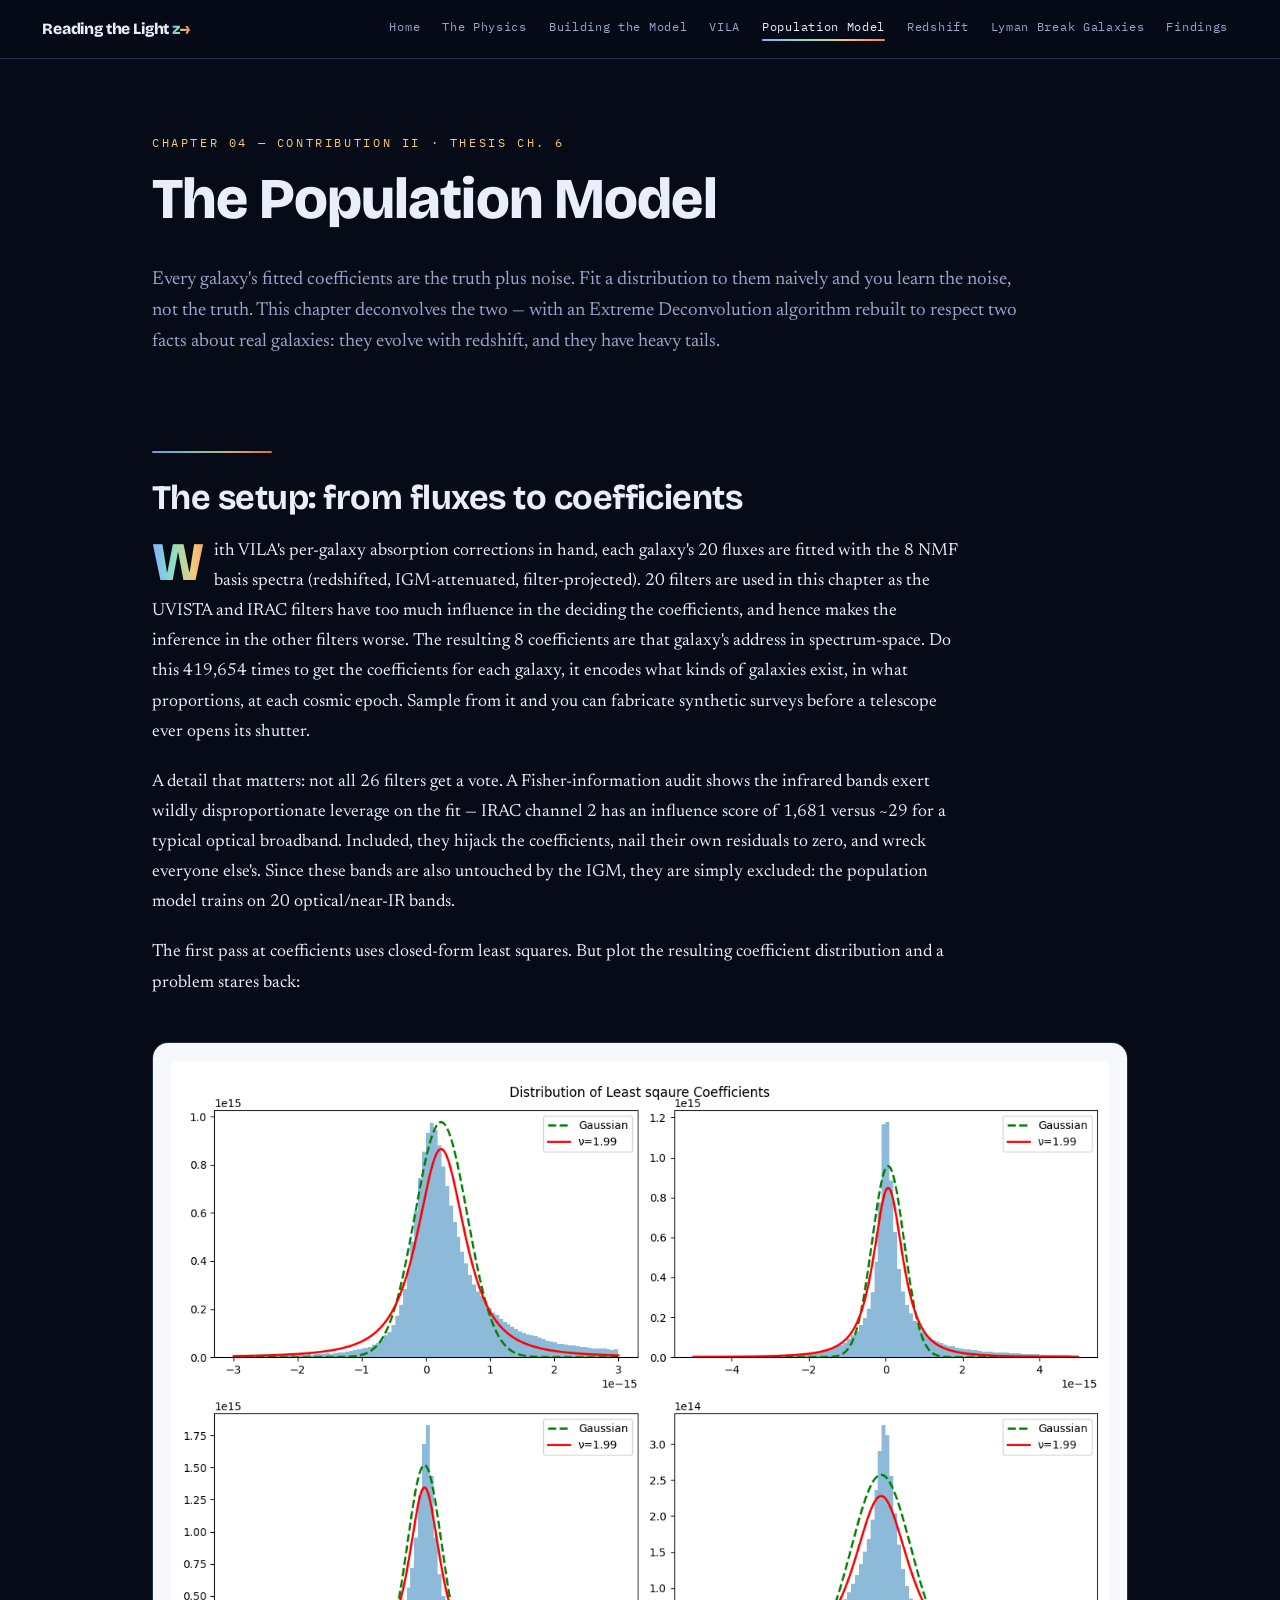
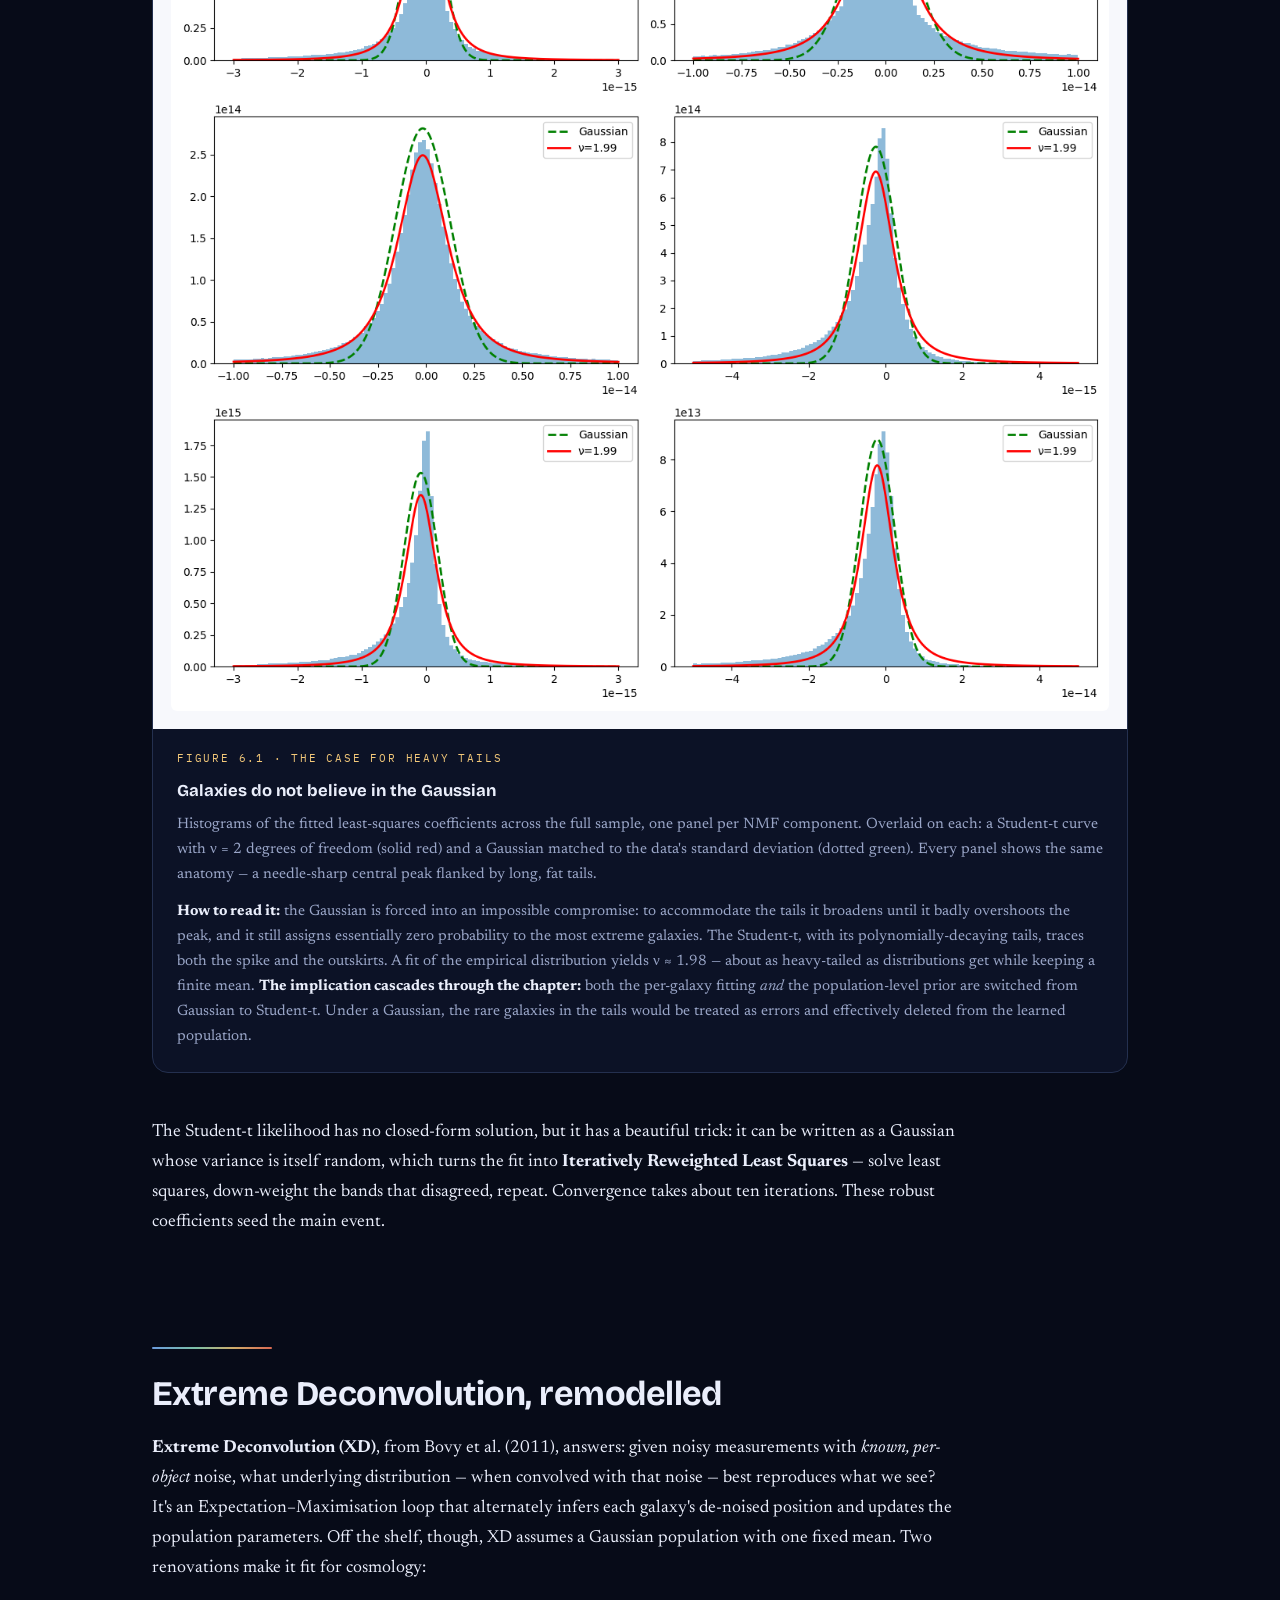
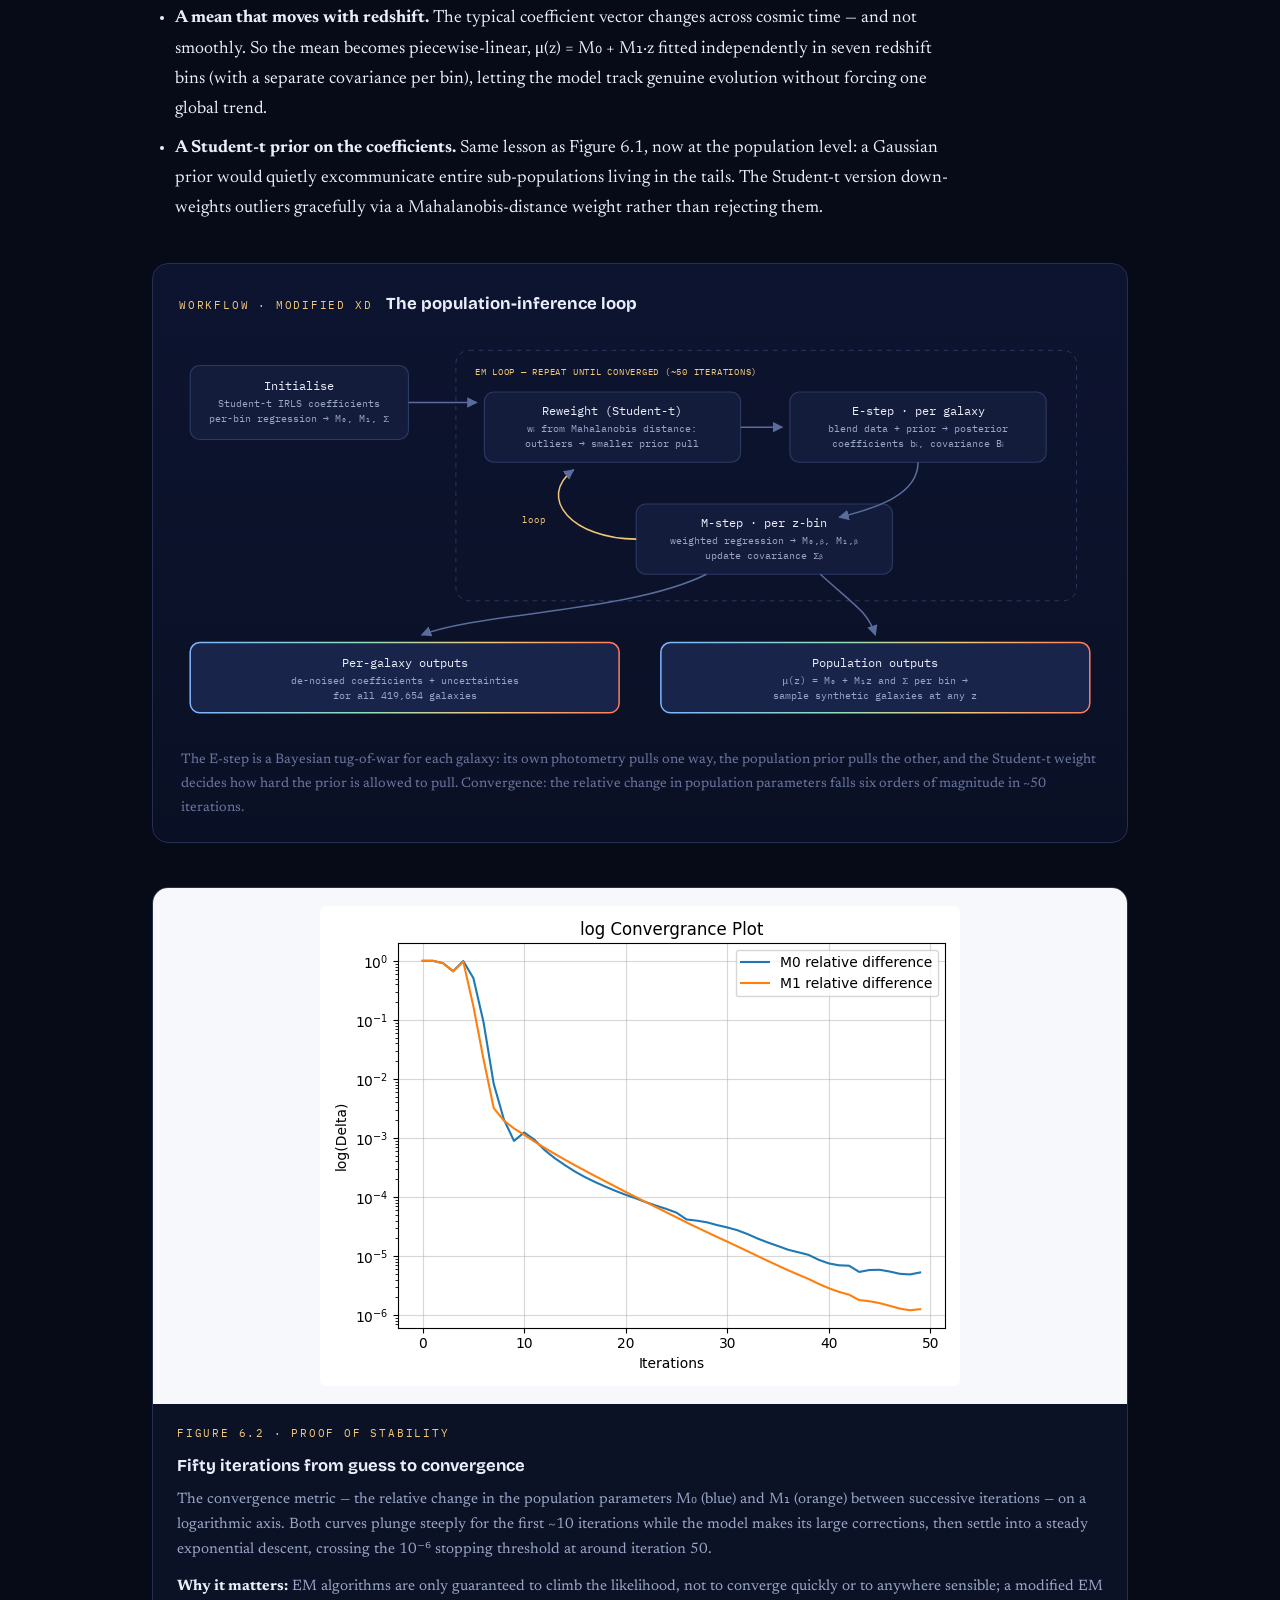
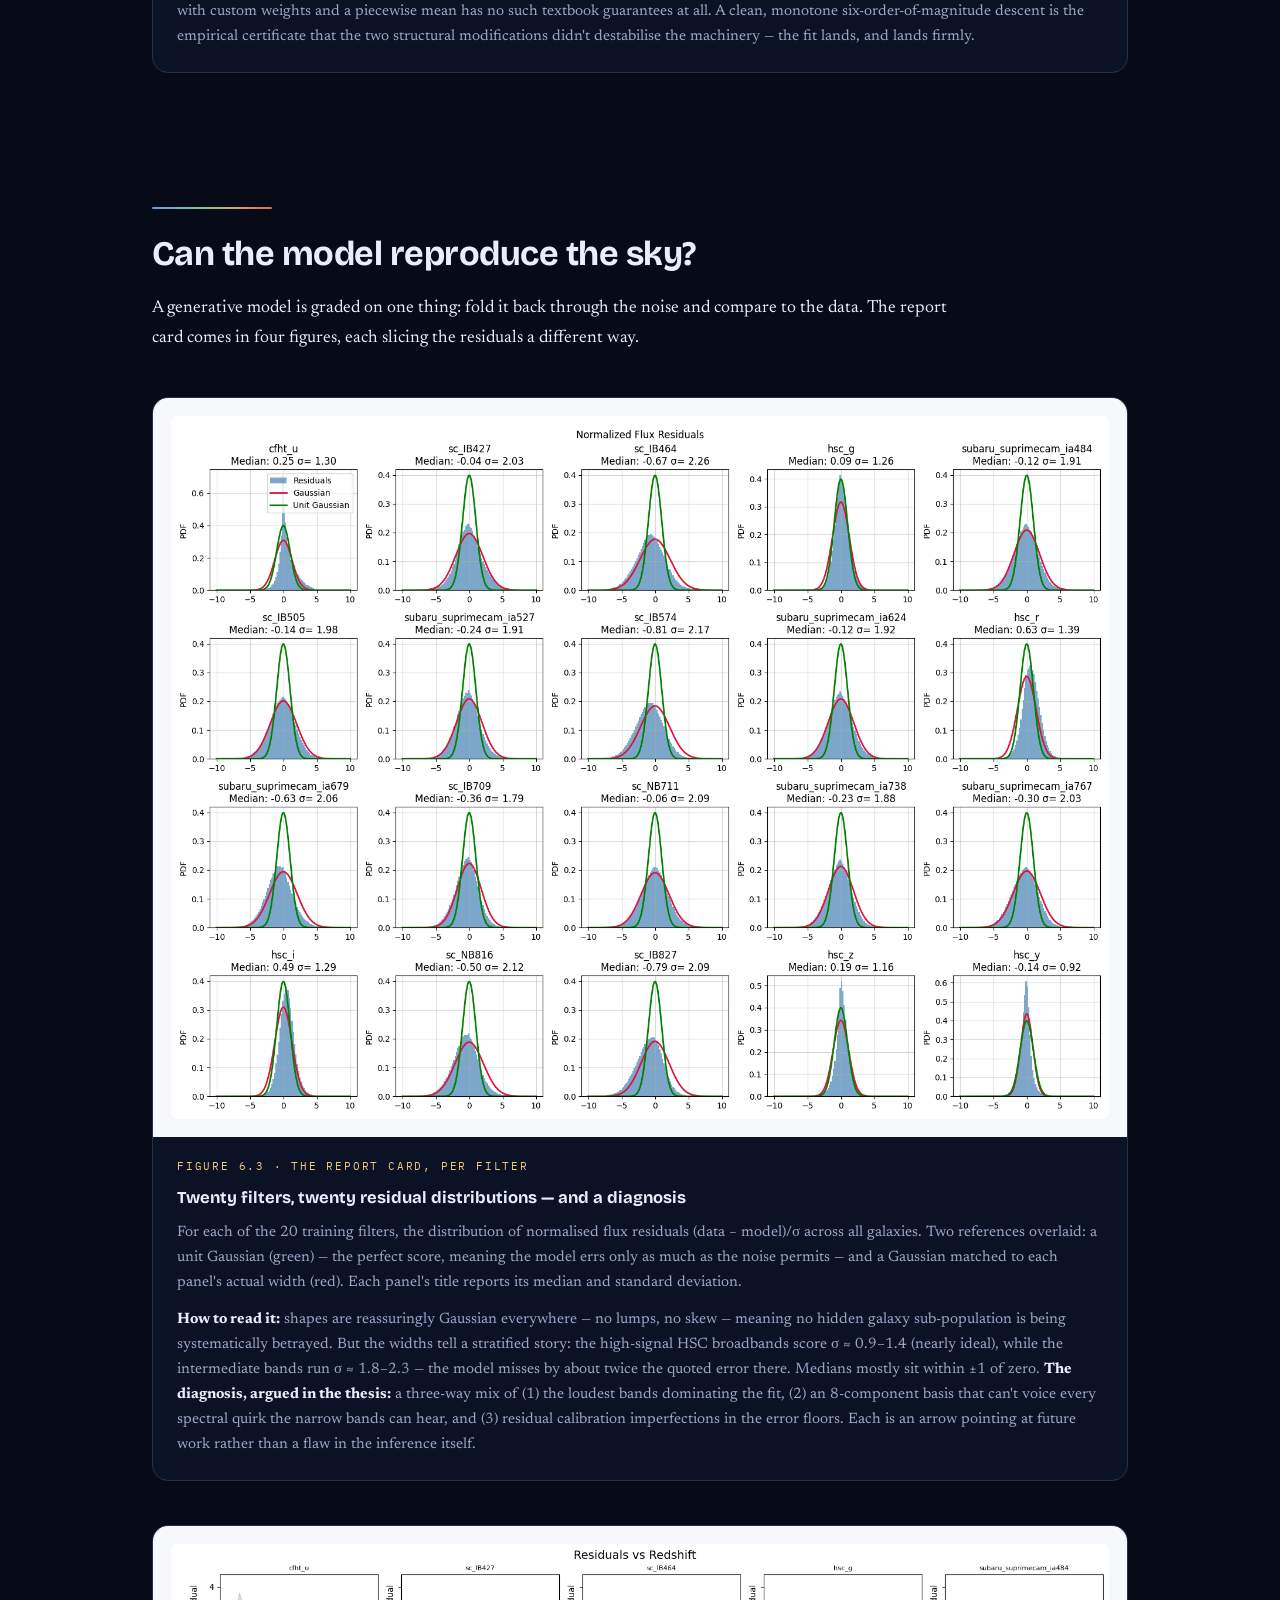
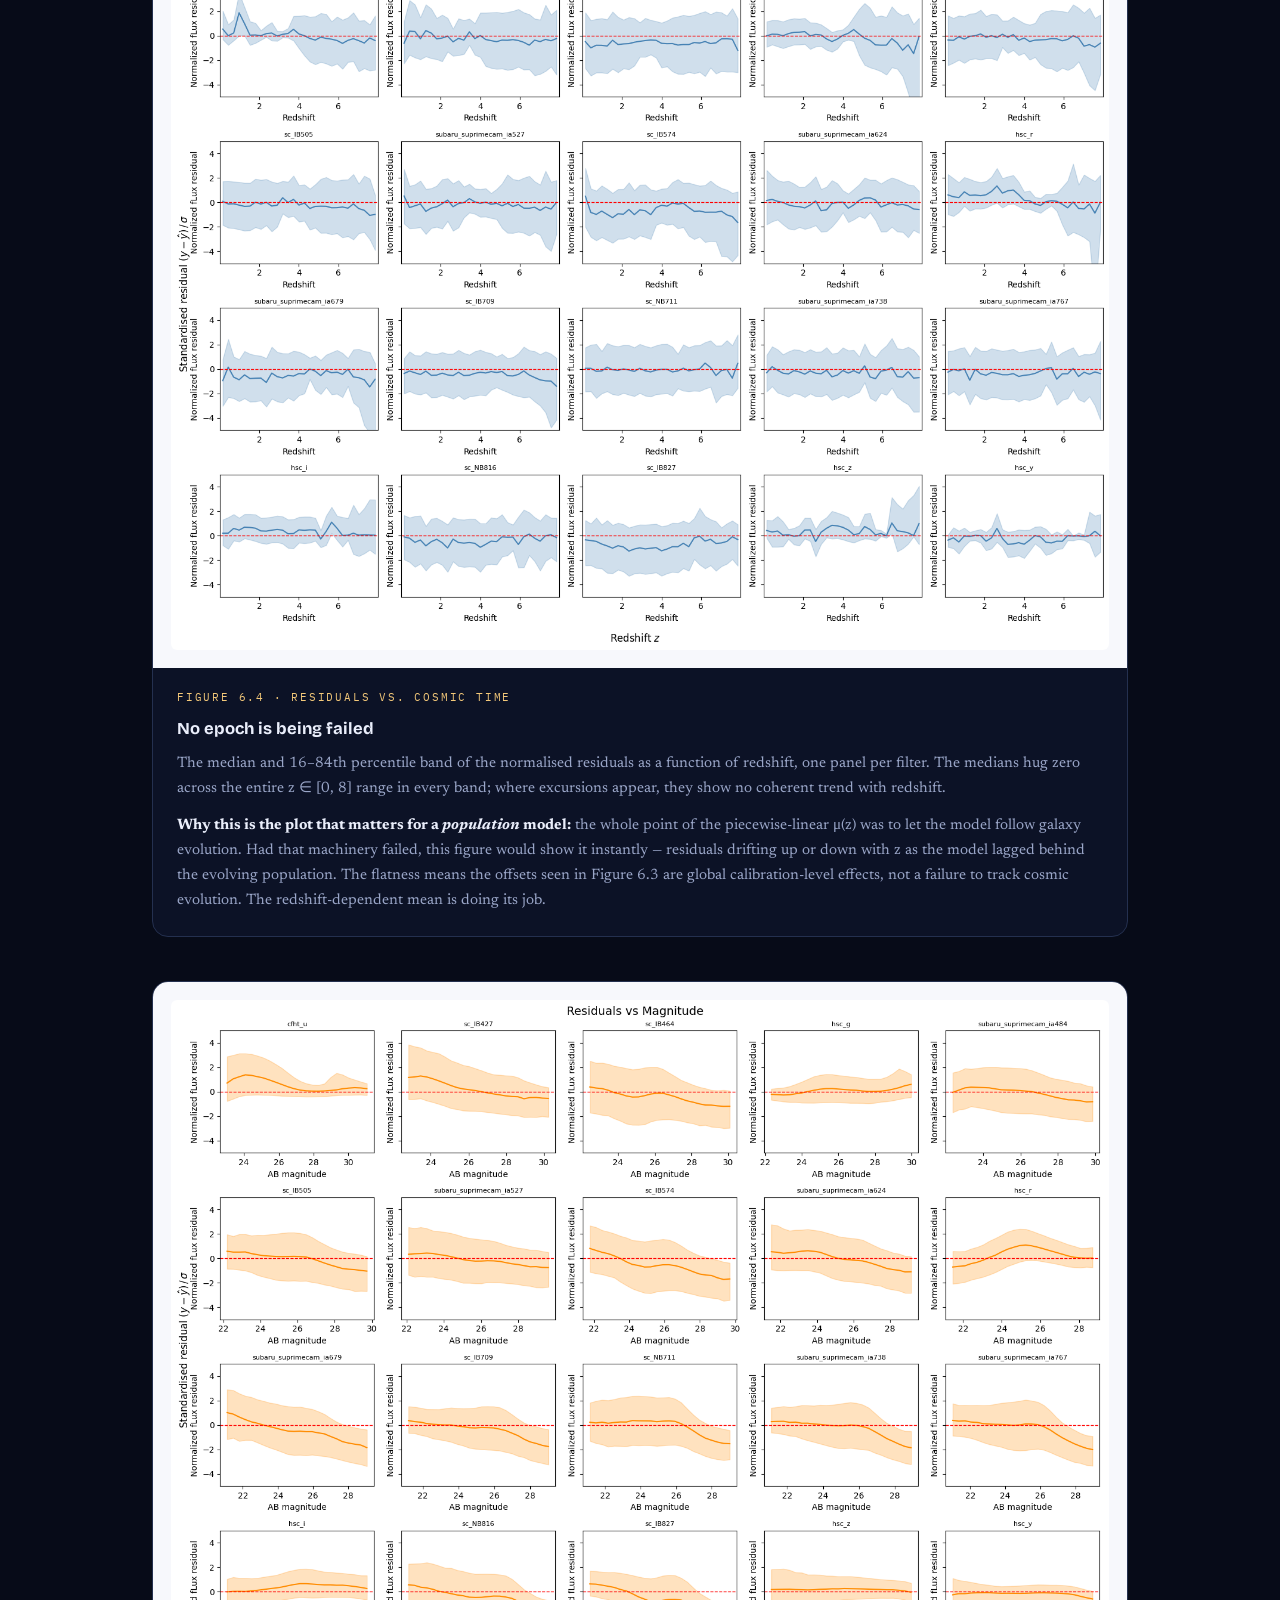
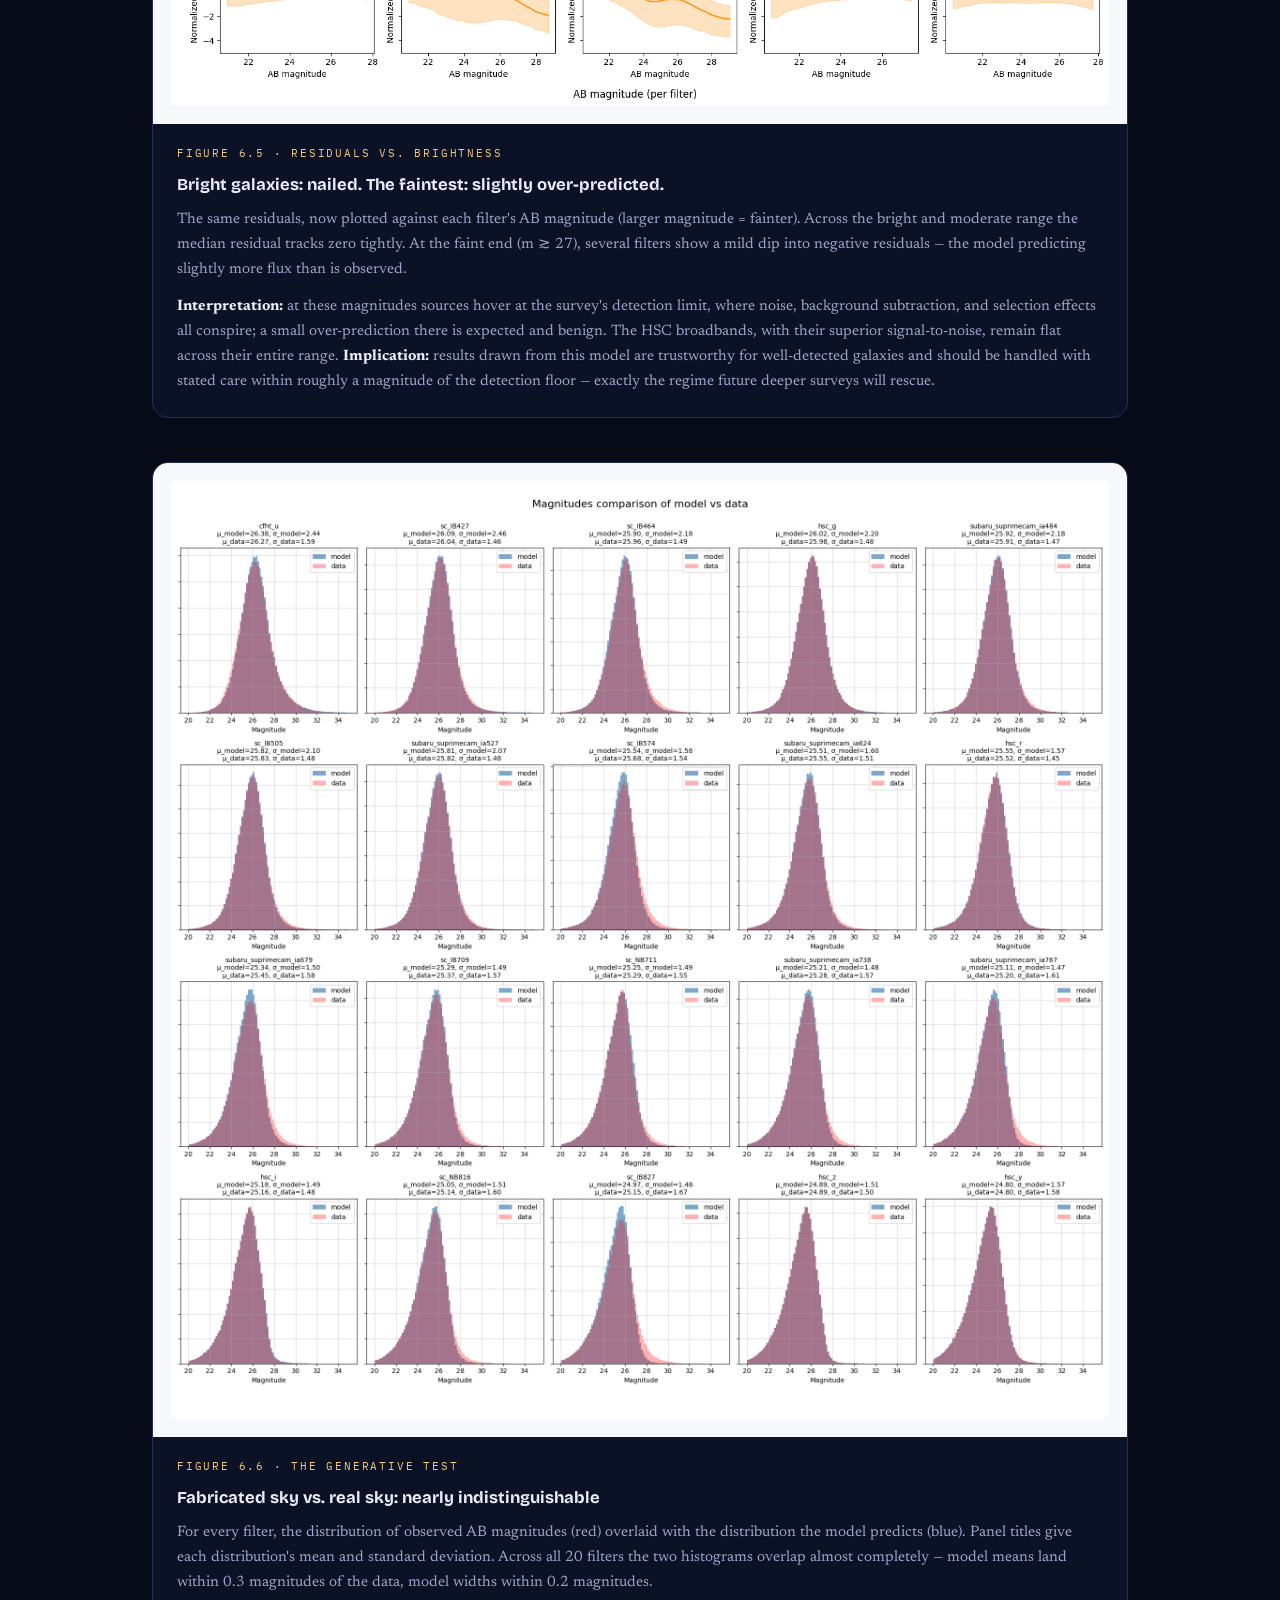
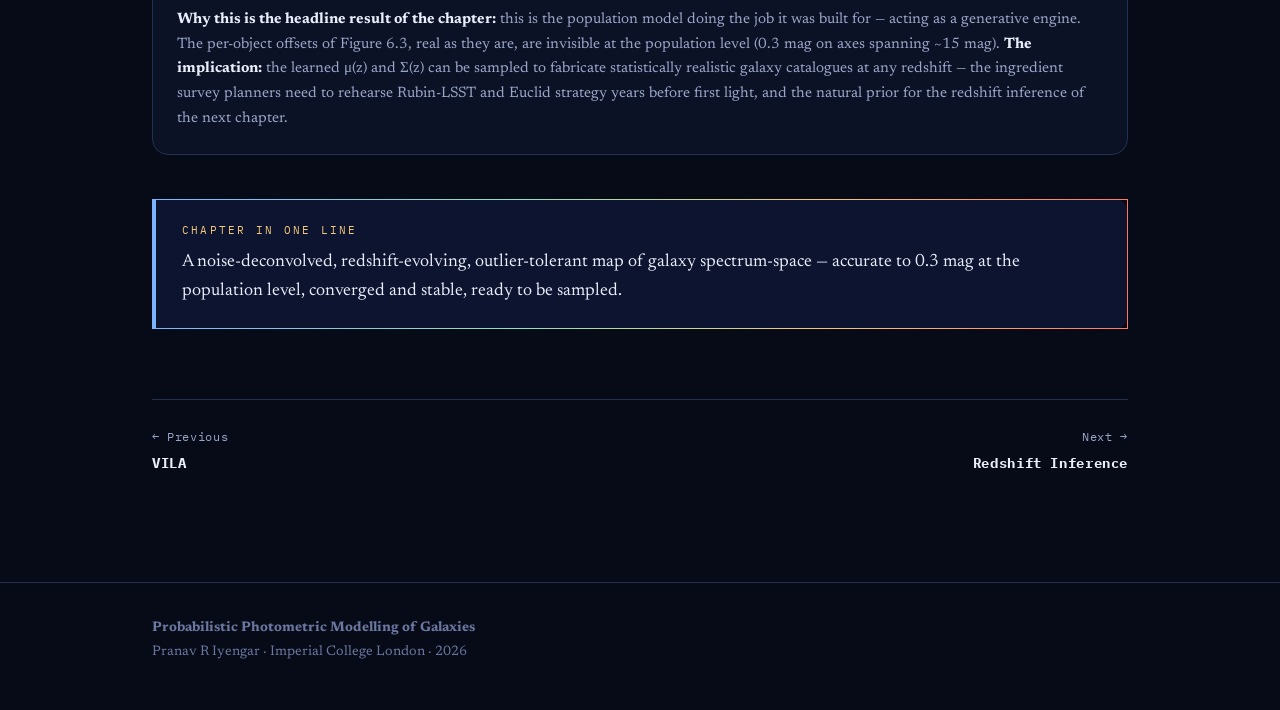
<file: population.html>
<!DOCTYPE html>
<html lang="en">
<head>
<meta charset="UTF-8">
<meta name="viewport" content="width=device-width, initial-scale=1.0">
<title>The Population Model — Reading the Light</title>
<meta name="description" content="A modified Extreme Deconvolution algorithm — redshift-dependent mean, Student-t robustness — learns the intrinsic distribution of galaxy spectra beneath the noise.">
<link rel="preconnect" href="https://fonts.googleapis.com">
<link rel="preconnect" href="https://fonts.gstatic.com" crossorigin>
<link href="https://fonts.googleapis.com/css2?family=Bricolage+Grotesque:opsz,wght@12..96,600;12..96,700;12..96,800&family=Newsreader:ital,opsz,wght@0,6..72,400;0,6..72,500;0,6..72,600;1,6..72,400&family=IBM+Plex+Mono:wght@400;500;600&display=swap" rel="stylesheet">
<link rel="stylesheet" href="css/style.css">
</head>
<body>

<nav class="nav">
  <div class="nav-inner">
    <a class="nav-brand" href="index.html">Reading the Light <span class="z">z→</span></a>
    <button class="nav-toggle">menu</button>
    <div class="nav-links">
      <a href="index.html">Home</a>
      <a href="physics.html">The Physics</a>
      <a href="model.html">Building the Model</a>
      <a href="vila.html">VILA</a>
      <a href="population.html" class="active">Population Model</a>
      <a href="redshift.html">Redshift</a>
      <a href="lbg.html">Lyman Break Galaxies</a>
      <a href="findings.html">Findings</a>
    </div>
  </div>
</nav>

<header class="page-head">
  <div class="wrap">
    <span class="eyebrow">Chapter 04 — Contribution II · thesis ch. 6</span>
    <h1>The Population Model</h1>
    <p class="standfirst">
      Every galaxy's fitted coefficients are the truth plus noise. Fit a distribution to them naively and you learn
      the noise, not the truth. This chapter deconvolves the two — with an Extreme Deconvolution algorithm rebuilt
      to respect two facts about real galaxies: they evolve with redshift, and they have heavy tails.
    </p>
  </div>
</header>

<section>
  <div class="wrap">
    <hr class="zrule">
    <h2>The setup: from fluxes to coefficients</h2>
    <div class="prose">
      <p class="lede">
        With VILA's per-galaxy absorption corrections in hand, each galaxy's 20 fluxes are fitted with the 8 NMF basis
        spectra (redshifted, IGM-attenuated, filter-projected). 20 filters are used in this chapter as the UVISTA and IRAC filters have too much influence in the deciding the coefficients, and hence makes the inference in the other filters worse. The resulting 8 coefficients are that galaxy's
        address in spectrum-space. Do this 419,654 times to get the coefficients for each galaxy, it encodes what kinds of galaxies exist, in what proportions, at each cosmic epoch.
        Sample from it and you can fabricate synthetic surveys before a telescope ever opens its shutter.
      </p>
      <p>
        A detail that matters: not all 26 filters get a vote. A Fisher-information audit shows the infrared bands
        exert wildly disproportionate leverage on the fit — IRAC channel 2 has an influence score of 1,681 versus
        ~29 for a typical optical broadband. Included, they hijack the coefficients, nail their own residuals to
        zero, and wreck everyone else's. Since these bands are also untouched by the IGM, they are simply excluded:
        the population model trains on 20 optical/near-IR bands.
      </p>
      <p>
        The first pass at coefficients uses closed-form least squares. But plot the resulting coefficient
        distribution and a problem stares back:
      </p>
    </div>

    <figure class="fig reveal">
      <div class="fig-img"><img src="img/fig6_1_ls_coeffs.png" alt="Distribution of least squares coefficients with Student-t and Gaussian overlays" loading="lazy"></div>
      <figcaption>
        <span class="fig-tag">Figure 6.1 · the case for heavy tails</span>
        <span class="fig-title">Galaxies do not believe in the Gaussian</span>
        <p>Histograms of the fitted least-squares coefficients across the full sample, one panel per NMF component. Overlaid on each: a Student-t curve with ν = 2 degrees of freedom (solid red) and a Gaussian matched to the data's standard deviation (dotted green). Every panel shows the same anatomy — a needle-sharp central peak flanked by long, fat tails.</p>
        <p><b>How to read it:</b> the Gaussian is forced into an impossible compromise: to accommodate the tails it broadens until it badly overshoots the peak, and it still assigns essentially zero probability to the most extreme galaxies. The Student-t, with its polynomially-decaying tails, traces both the spike and the outskirts. A fit of the empirical distribution yields ν ≈ 1.98 — about as heavy-tailed as distributions get while keeping a finite mean. <b>The implication cascades through the chapter:</b> both the per-galaxy fitting <em>and</em> the population-level prior are switched from Gaussian to Student-t. Under a Gaussian, the rare galaxies in the tails would be treated as errors and effectively deleted from the learned population.</p>
      </figcaption>
    </figure>

    <div class="prose">
      <p>
        The Student-t likelihood has no closed-form solution, but it has a beautiful trick: it can be written as a
        Gaussian whose variance is itself random, which turns the fit into <strong>Iteratively Reweighted Least
        Squares</strong> — solve least squares, down-weight the bands that disagreed, repeat. Convergence takes about
        ten iterations. These robust coefficients seed the main event.
      </p>
    </div>
  </div>
</section>

<section>
  <div class="wrap">
    <hr class="zrule">
    <h2>Extreme Deconvolution, remodelled</h2>
    <div class="prose">
      <p>
        <strong>Extreme Deconvolution (XD)</strong>, from Bovy et al. (2011), answers: given noisy measurements with
        <em>known, per-object</em> noise, what underlying distribution — when convolved with that noise — best
        reproduces what we see? It's an Expectation–Maximisation loop that alternately infers each galaxy's
        de-noised position and updates the population parameters. Off the shelf, though, XD assumes a Gaussian
        population with one fixed mean. Two renovations make it fit for cosmology:
      </p>
      <ul>
        <li><strong>A mean that moves with redshift.</strong> The typical coefficient vector changes across cosmic
          time — and not smoothly. So the mean becomes piecewise-linear, μ(z) = M₀ + M₁·z fitted independently in
          seven redshift bins (with a separate covariance per bin), letting the model track genuine evolution
          without forcing one global trend.</li>
        <li><strong>A Student-t prior on the coefficients.</strong> Same lesson as Figure 6.1, now at the population
          level: a Gaussian prior would quietly excommunicate entire sub-populations living in the tails. The
          Student-t version down-weights outliers gracefully via a Mahalanobis-distance weight rather than
          rejecting them.</li>
      </ul>
    </div>

    <div class="flow reveal">
      <div class="flow-head">
        <span class="fig-tag">Workflow · modified XD</span>
        <b>The population-inference loop</b>
      </div>
      <svg viewBox="0 0 980 420" xmlns="http://www.w3.org/2000/svg" role="img" aria-label="Extreme Deconvolution workflow flowchart">
        <defs>
          <marker id="arr" viewBox="0 0 10 10" refX="9" refY="5" markerWidth="7" markerHeight="7" orient="auto-start-reverse">
            <path d="M0,0 L10,5 L0,10 z" fill="#5A6C9C"/>
          </marker>
          <marker id="arrG" viewBox="0 0 10 10" refX="9" refY="5" markerWidth="7" markerHeight="7" orient="auto-start-reverse">
            <path d="M0,0 L10,5 L0,10 z" fill="#F3C879"/>
          </marker>
          <linearGradient id="specStroke" x1="0" y1="0" x2="1" y2="0">
            <stop offset="0" stop-color="#7DB4FF"/><stop offset=".4" stop-color="#8FE0C0"/>
            <stop offset=".7" stop-color="#F3C879"/><stop offset="1" stop-color="#FF7A5C"/>
          </linearGradient>
        </defs>

        <rect x="16" y="30" width="230" height="78" rx="10" class="fnode"/>
        <text x="131" y="56" text-anchor="middle" class="ftext">Initialise</text>
        <text x="131" y="74" text-anchor="middle" class="fsub">Student-t IRLS coefficients</text>
        <text x="131" y="90" text-anchor="middle" class="fsub">per-bin regression → M₀, M₁, Σ</text>

        <!-- EM loop box -->
        <rect x="296" y="14" width="654" height="264" rx="14" fill="none" stroke="#2B3A63" stroke-dasharray="5 5"/>
        <text x="316" y="40" class="flabel">EM LOOP — REPEAT UNTIL CONVERGED (~50 ITERATIONS)</text>

        <rect x="326" y="58" width="270" height="74" rx="10" class="fnode"/>
        <text x="461" y="82" text-anchor="middle" class="ftext">Reweight (Student-t)</text>
        <text x="461" y="100" text-anchor="middle" class="fsub">wᵢ from Mahalanobis distance:</text>
        <text x="461" y="116" text-anchor="middle" class="fsub">outliers → smaller prior pull</text>

        <rect x="648" y="58" width="270" height="74" rx="10" class="fnode"/>
        <text x="783" y="82" text-anchor="middle" class="ftext">E-step · per galaxy</text>
        <text x="783" y="100" text-anchor="middle" class="fsub">blend data + prior → posterior</text>
        <text x="783" y="116" text-anchor="middle" class="fsub">coefficients bᵢ, covariance Bᵢ</text>

        <rect x="486" y="176" width="270" height="74" rx="10" class="fnode"/>
        <text x="621" y="200" text-anchor="middle" class="ftext">M-step · per z-bin</text>
        <text x="621" y="218" text-anchor="middle" class="fsub">weighted regression → M₀,ᵦ, M₁,ᵦ</text>
        <text x="621" y="234" text-anchor="middle" class="fsub">update covariance Σᵦ</text>

        <path d="M246,69 H318" class="farrow"/>
        <path d="M596,95 H640" class="farrow"/>
        <path d="M783,132 C783,166 740,180 700,190" class="farrow"/>
        <path d="M486,213 C420,213 380,170 420,140" class="farrow farrow-hl" marker-end="url(#arrG)"/>
        <text x="366" y="196" class="flabel">loop</text>

        <rect x="16" y="322" width="452" height="74" rx="10" class="fnode fnode-hl"/>
        <text x="242" y="348" text-anchor="middle" class="ftext">Per-galaxy outputs</text>
        <text x="242" y="366" text-anchor="middle" class="fsub">de-noised coefficients + uncertainties</text>
        <text x="242" y="382" text-anchor="middle" class="fsub">for all 419,654 galaxies</text>

        <rect x="512" y="322" width="452" height="74" rx="10" class="fnode fnode-hl"/>
        <text x="738" y="348" text-anchor="middle" class="ftext">Population outputs</text>
        <text x="738" y="366" text-anchor="middle" class="fsub">μ(z) = M₀ + M₁z and Σ per bin →</text>
        <text x="738" y="382" text-anchor="middle" class="fsub">sample synthetic galaxies at any z</text>

        <path d="M560,250 C480,290 320,290 260,314" class="farrow"/>
        <path d="M680,250 C720,286 730,290 738,314" class="farrow"/>
      </svg>
      <p class="flow-note">The E-step is a Bayesian tug-of-war for each galaxy: its own photometry pulls one way, the population prior pulls the other, and the Student-t weight decides how hard the prior is allowed to pull. Convergence: the relative change in population parameters falls six orders of magnitude in ~50 iterations.</p>
    </div>

    <figure class="fig reveal">
      <div class="fig-img"><img src="img/fig6_2_convergence.png" alt="Convergence of the XD algorithm across iterations" loading="lazy"></div>
      <figcaption>
        <span class="fig-tag">Figure 6.2 · proof of stability</span>
        <span class="fig-title">Fifty iterations from guess to convergence</span>
        <p>The convergence metric — the relative change in the population parameters M₀ (blue) and M₁ (orange) between successive iterations — on a logarithmic axis. Both curves plunge steeply for the first ~10 iterations while the model makes its large corrections, then settle into a steady exponential descent, crossing the 10⁻⁶ stopping threshold at around iteration 50.</p>
        <p><b>Why it matters:</b> EM algorithms are only guaranteed to climb the likelihood, not to converge quickly or to anywhere sensible; a modified EM with custom weights and a piecewise mean has no such textbook guarantees at all. A clean, monotone six-order-of-magnitude descent is the empirical certificate that the two structural modifications didn't destabilise the machinery — the fit lands, and lands firmly.</p>
      </figcaption>
    </figure>
  </div>
</section>

<section>
  <div class="wrap">
    <hr class="zrule">
    <h2>Can the model reproduce the sky?</h2>
    <div class="prose">
      <p>
        A generative model is graded on one thing: fold it back through the noise and compare to the data. The
        report card comes in four figures, each slicing the residuals a different way.
      </p>
    </div>

    <figure class="fig reveal">
      <div class="fig-img"><img src="img/fig6_3_flux_residuals.png" alt="Normalised flux residual distributions per filter with Gaussian overlays" loading="lazy"></div>
      <figcaption>
        <span class="fig-tag">Figure 6.3 · the report card, per filter</span>
        <span class="fig-title">Twenty filters, twenty residual distributions — and a diagnosis</span>
        <p>For each of the 20 training filters, the distribution of normalised flux residuals (data − model)/σ across all galaxies. Two references overlaid: a unit Gaussian (green) — the perfect score, meaning the model errs only as much as the noise permits — and a Gaussian matched to each panel's actual width (red). Each panel's title reports its median and standard deviation.</p>
        <p><b>How to read it:</b> shapes are reassuringly Gaussian everywhere — no lumps, no skew — meaning no hidden galaxy sub-population is being systematically betrayed. But the widths tell a stratified story: the high-signal HSC broadbands score σ ≈ 0.9–1.4 (nearly ideal), while the intermediate bands run σ ≈ 1.8–2.3 — the model misses by about twice the quoted error there. Medians mostly sit within ±1 of zero. <b>The diagnosis, argued in the thesis:</b> a three-way mix of (1) the loudest bands dominating the fit, (2) an 8-component basis that can't voice every spectral quirk the narrow bands can hear, and (3) residual calibration imperfections in the error floors. Each is an arrow pointing at future work rather than a flaw in the inference itself.</p>
      </figcaption>
    </figure>

    <figure class="fig reveal">
      <div class="fig-img"><img src="img/fig6_4_resid_vs_z.png" alt="Flux residuals as a function of redshift for each filter" loading="lazy"></div>
      <figcaption>
        <span class="fig-tag">Figure 6.4 · residuals vs. cosmic time</span>
        <span class="fig-title">No epoch is being failed</span>
        <p>The median and 16–84th percentile band of the normalised residuals as a function of redshift, one panel per filter. The medians hug zero across the entire z ∈ [0, 8] range in every band; where excursions appear, they show no coherent trend with redshift.</p>
        <p><b>Why this is the plot that matters for a <em>population</em> model:</b> the whole point of the piecewise-linear μ(z) was to let the model follow galaxy evolution. Had that machinery failed, this figure would show it instantly — residuals drifting up or down with z as the model lagged behind the evolving population. The flatness means the offsets seen in Figure 6.3 are global calibration-level effects, not a failure to track cosmic evolution. The redshift-dependent mean is doing its job.</p>
      </figcaption>
    </figure>

    <figure class="fig reveal">
      <div class="fig-img"><img src="img/fig6_5_resid_vs_mag.png" alt="Flux residuals as a function of magnitude for each filter" loading="lazy"></div>
      <figcaption>
        <span class="fig-tag">Figure 6.5 · residuals vs. brightness</span>
        <span class="fig-title">Bright galaxies: nailed. The faintest: slightly over-predicted.</span>
        <p>The same residuals, now plotted against each filter's AB magnitude (larger magnitude = fainter). Across the bright and moderate range the median residual tracks zero tightly. At the faint end (m ≳ 27), several filters show a mild dip into negative residuals — the model predicting slightly more flux than is observed.</p>
        <p><b>Interpretation:</b> at these magnitudes sources hover at the survey's detection limit, where noise, background subtraction, and selection effects all conspire; a small over-prediction there is expected and benign. The HSC broadbands, with their superior signal-to-noise, remain flat across their entire range. <b>Implication:</b> results drawn from this model are trustworthy for well-detected galaxies and should be handled with stated care within roughly a magnitude of the detection floor — exactly the regime future deeper surveys will rescue.</p>
      </figcaption>
    </figure>

    <figure class="fig reveal">
      <div class="fig-img"><img src="img/fig6_6_mag_vs_mag.png" alt="Comparison of model-predicted and observed AB magnitude distributions per filter" loading="lazy"></div>
      <figcaption>
        <span class="fig-tag">Figure 6.6 · the generative test</span>
        <span class="fig-title">Fabricated sky vs. real sky: nearly indistinguishable</span>
        <p>For every filter, the distribution of observed AB magnitudes (red) overlaid with the distribution the model predicts (blue). Panel titles give each distribution's mean and standard deviation. Across all 20 filters the two histograms overlap almost completely — model means land within 0.3 magnitudes of the data, model widths within 0.2 magnitudes.</p>
        <p><b>Why this is the headline result of the chapter:</b> this is the population model doing the job it was built for — acting as a generative engine. The per-object offsets of Figure 6.3, real as they are, are invisible at the population level (0.3 mag on axes spanning ~15 mag). <b>The implication:</b> the learned μ(z) and Σ(z) can be sampled to fabricate statistically realistic galaxy catalogues at any redshift — the ingredient survey planners need to rehearse Rubin-LSST and Euclid strategy years before first light, and the natural prior for the redshift inference of the next chapter.</p>
      </figcaption>
    </figure>

    <div class="keyidea">
      <span class="mono">Chapter in one line</span>
      A noise-deconvolved, redshift-evolving, outlier-tolerant map of galaxy spectrum-space — accurate to 0.3 mag
      at the population level, converged and stable, ready to be sampled.
    </div>

    <div class="pager">
      <a href="vila.html">← Previous<b>VILA</b></a>
      <a class="next" href="redshift.html">Next →<b>Redshift Inference</b></a>
    </div>
  </div>
</section>

<footer class="site">
  <div class="wrap">
    <div>
      <b>Probabilistic Photometric Modelling of Galaxies</b><br>
      Pranav R Iyengar · Imperial College London · 2026
    </div>
    
  </div>
</footer>

<script src="js/main.js"></script>
</body>
</html>
</file>
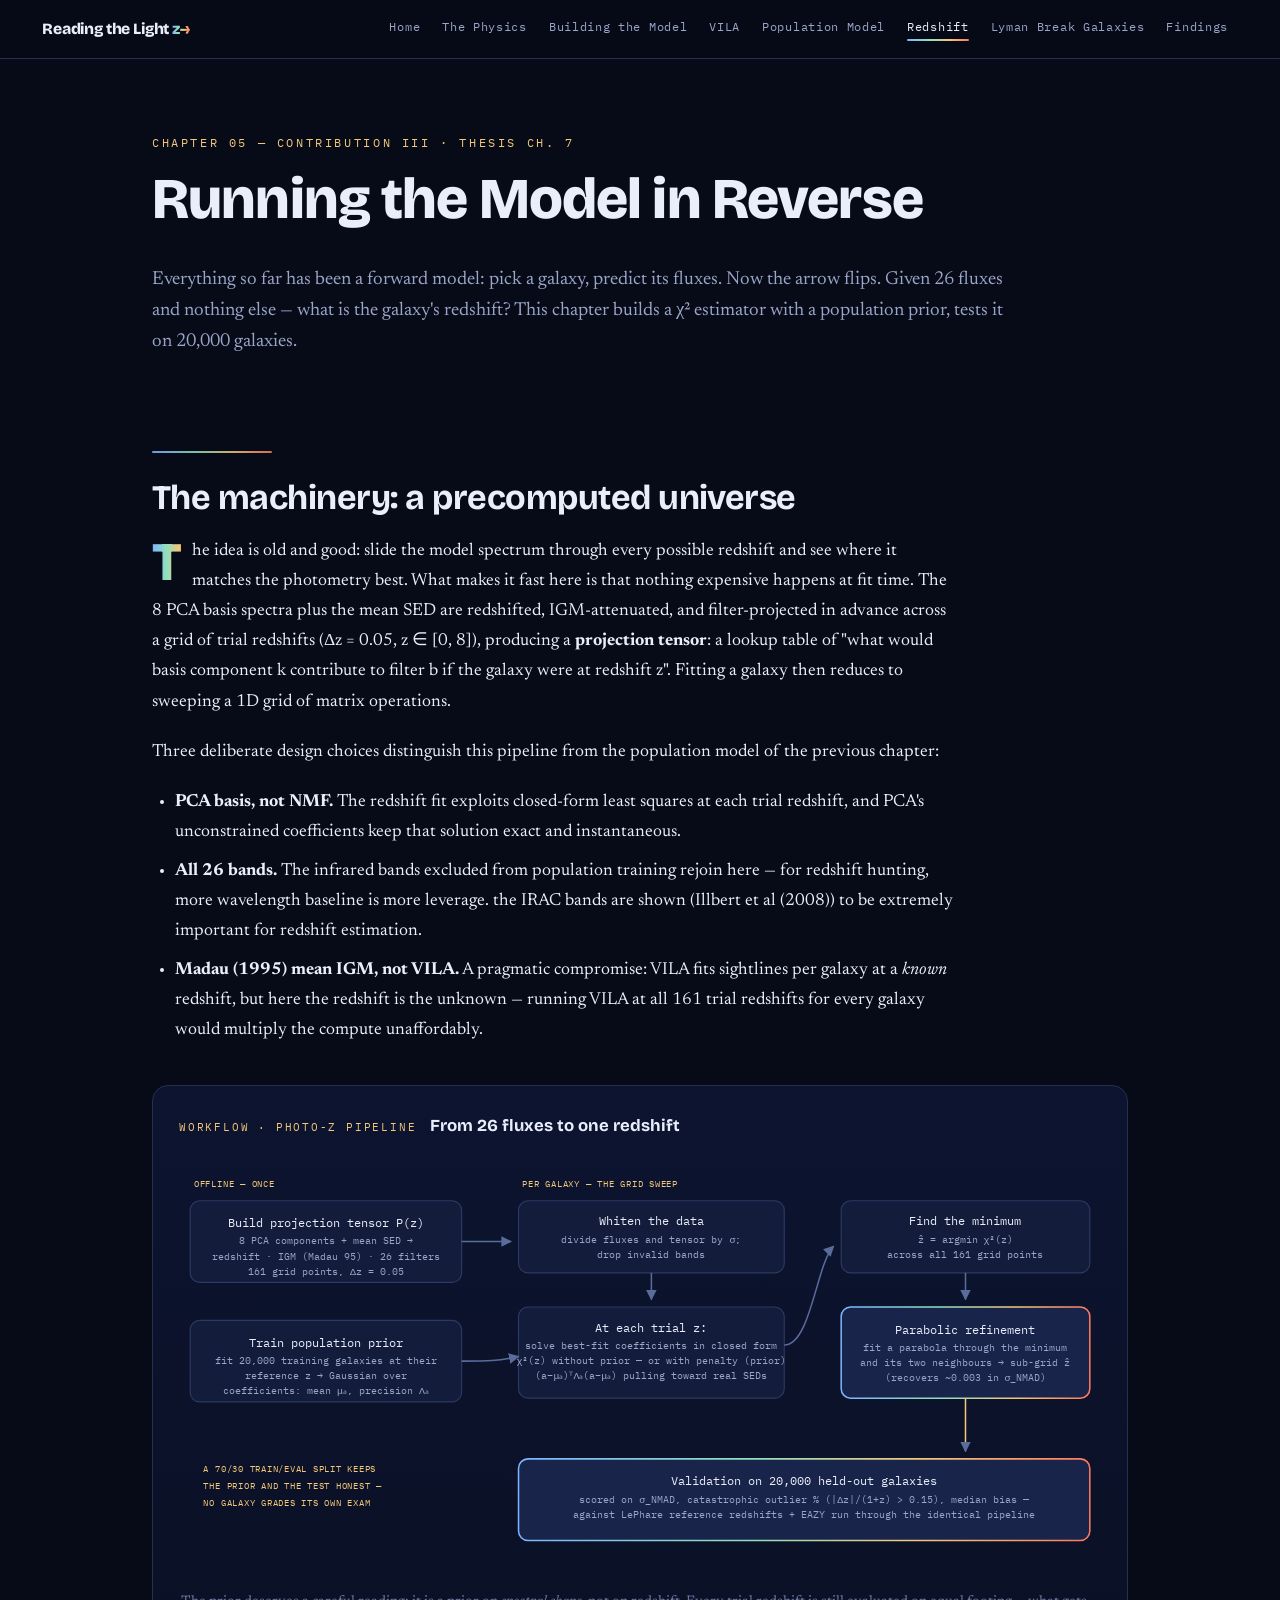
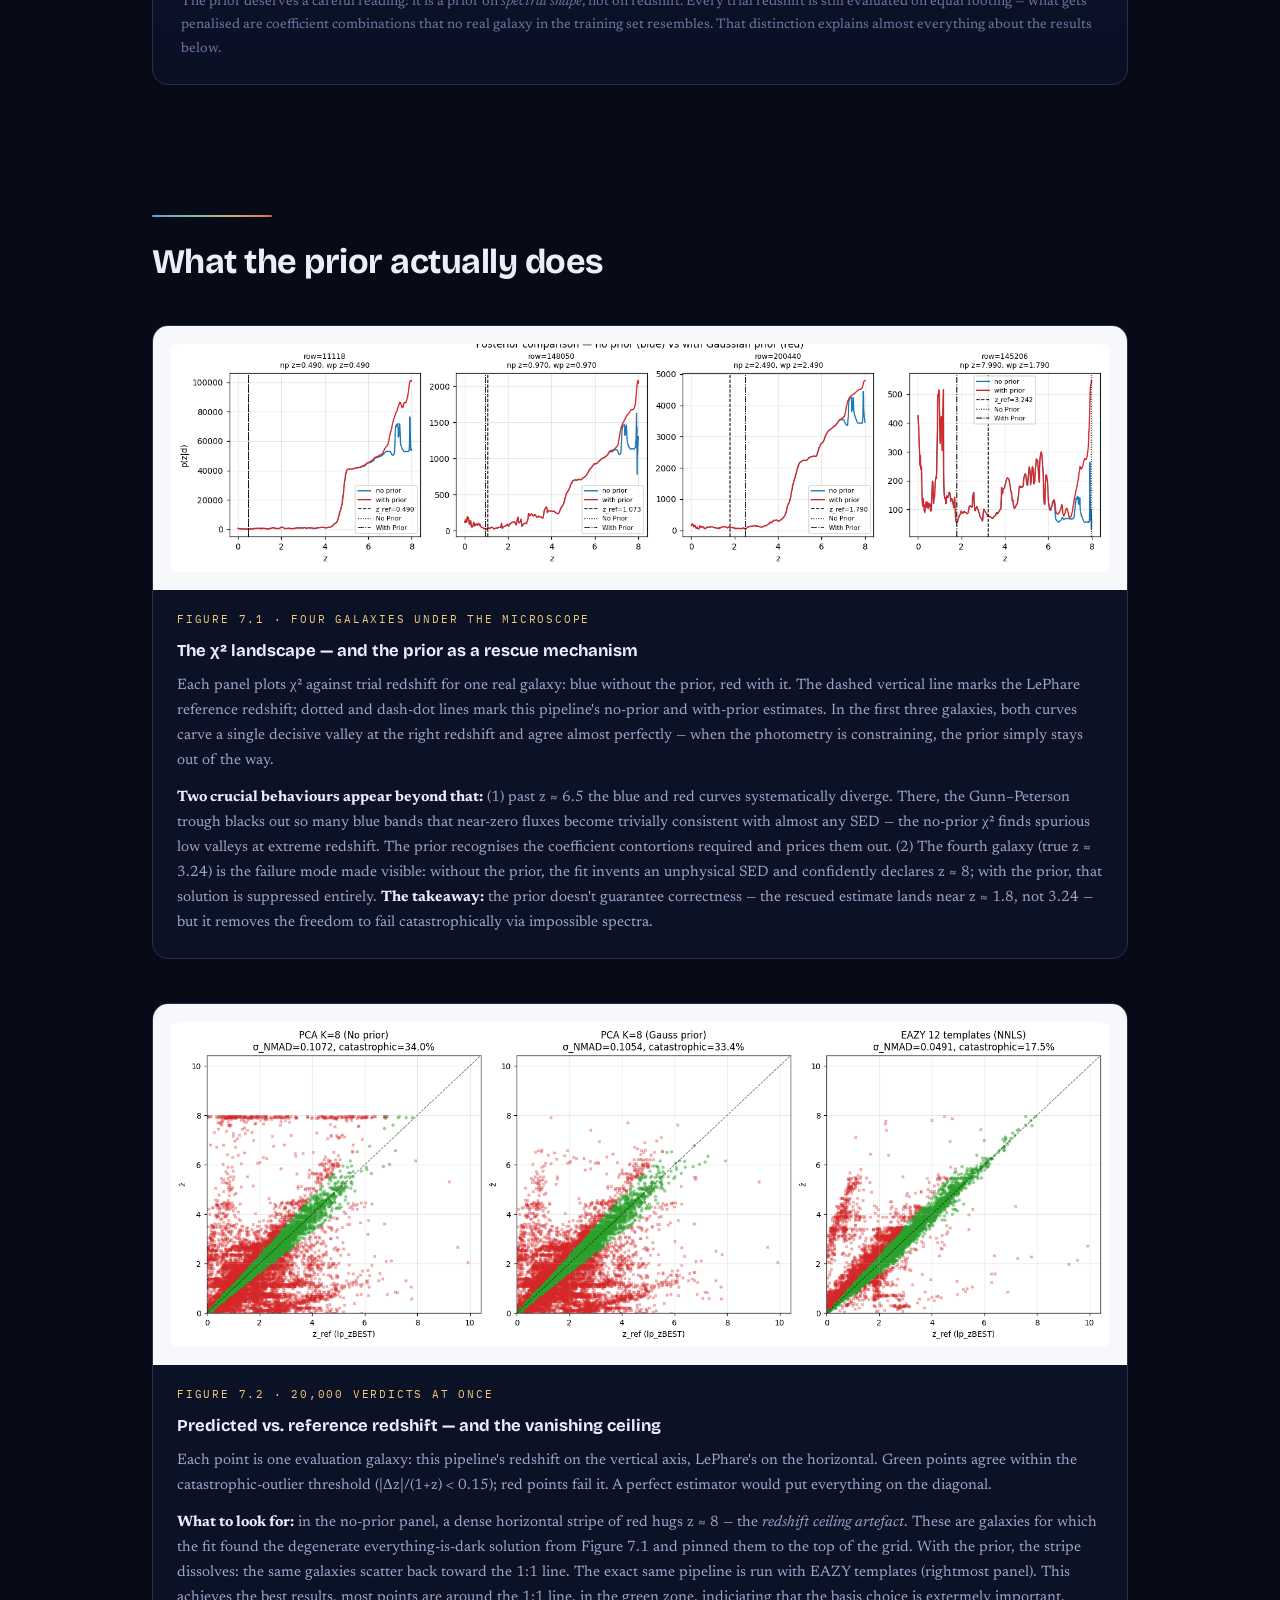
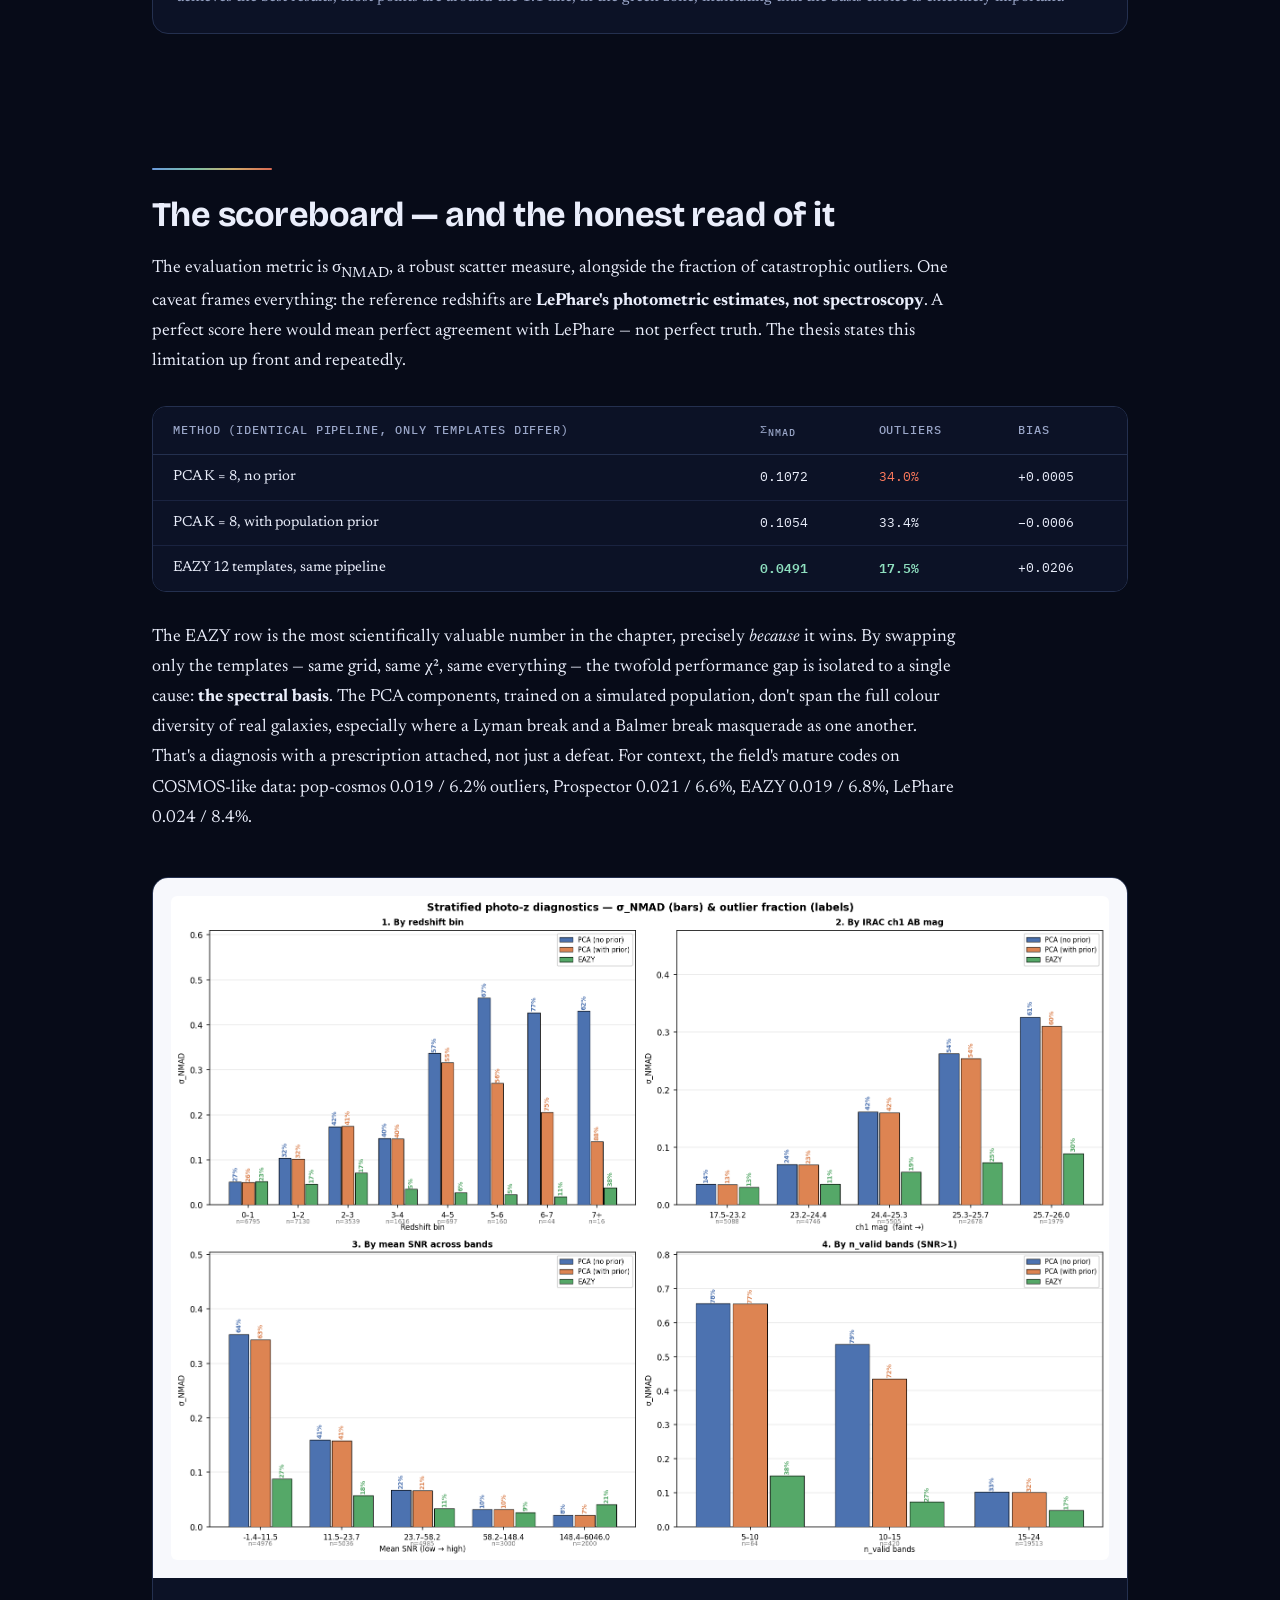
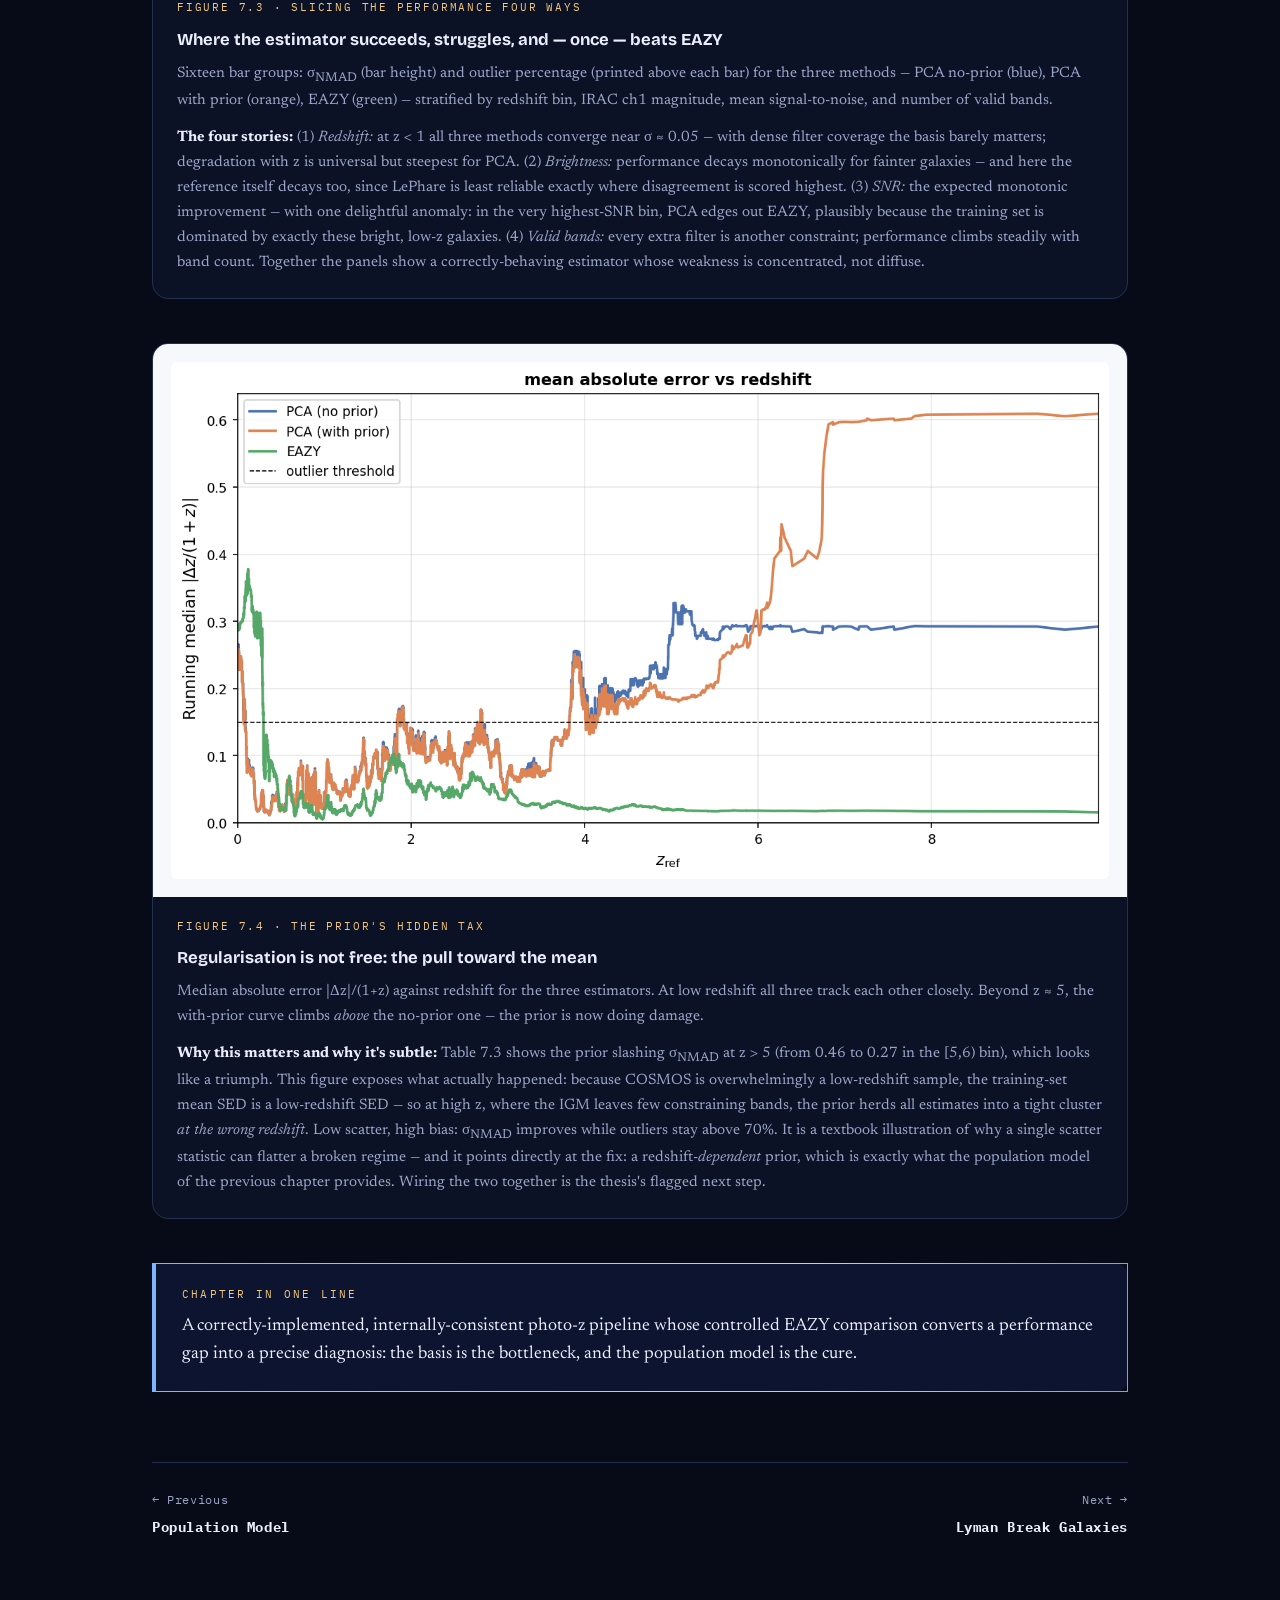
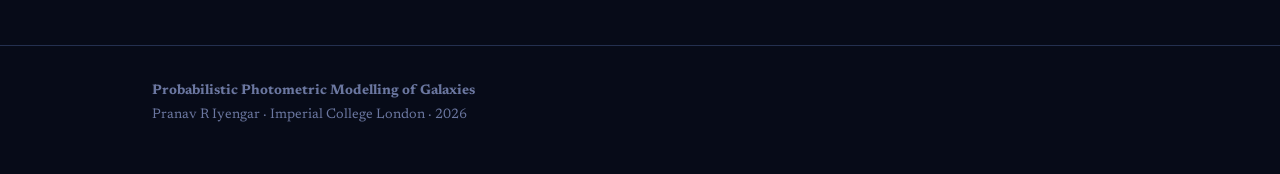
<file: redshift.html>
<!DOCTYPE html>
<html lang="en">
<head>
<meta charset="UTF-8">
<meta name="viewport" content="width=device-width, initial-scale=1.0">
<title>Redshift Inference — Reading the Light</title>
<meta name="description" content="Running the forward model in reverse: a χ²-based photometric redshift pipeline with an empirical population prior, benchmarked honestly against EAZY.">
<link rel="preconnect" href="https://fonts.googleapis.com">
<link rel="preconnect" href="https://fonts.gstatic.com" crossorigin>
<link href="https://fonts.googleapis.com/css2?family=Bricolage+Grotesque:opsz,wght@12..96,600;12..96,700;12..96,800&family=Newsreader:ital,opsz,wght@0,6..72,400;0,6..72,500;0,6..72,600;1,6..72,400&family=IBM+Plex+Mono:wght@400;500;600&display=swap" rel="stylesheet">
<link rel="stylesheet" href="css/style.css">
</head>
<body>

<nav class="nav">
  <div class="nav-inner">
    <a class="nav-brand" href="index.html">Reading the Light <span class="z">z→</span></a>
    <button class="nav-toggle">menu</button>
    <div class="nav-links">
      <a href="index.html">Home</a>
      <a href="physics.html">The Physics</a>
      <a href="model.html">Building the Model</a>
      <a href="vila.html">VILA</a>
      <a href="population.html">Population Model</a>
      <a href="redshift.html" class="active">Redshift</a>
      <a href="lbg.html">Lyman Break Galaxies</a>
      <a href="findings.html">Findings</a>
    </div>
  </div>
</nav>

<header class="page-head">
  <div class="wrap">
    <span class="eyebrow">Chapter 05 — Contribution III · thesis ch. 7</span>
    <h1>Running the Model in Reverse</h1>
    <p class="standfirst">
      Everything so far has been a forward model: pick a galaxy, predict its fluxes. Now the arrow flips.
      Given 26 fluxes and nothing else — what is the galaxy's redshift? This chapter builds a χ²
      estimator with a population prior, tests it on 20,000 galaxies.
    </p>
  </div>
</header>

<section>
  <div class="wrap">
    <hr class="zrule">
    <h2>The machinery: a precomputed universe</h2>
    <div class="prose">
      <p class="lede">
        The idea is old and good: slide the model spectrum through every possible redshift and see where it
        matches the photometry best. What makes it fast here is that nothing expensive happens at fit time.
        The 8 PCA basis spectra plus the mean SED are redshifted, IGM-attenuated, and filter-projected in
        advance across a grid of trial redshifts (Δz = 0.05, z ∈ [0, 8]), producing a <strong>projection
        tensor</strong>: a lookup table of "what would basis component k contribute to filter b if the galaxy
        were at redshift z". Fitting a galaxy then reduces to sweeping a 1D grid of matrix operations.
      </p>
      <p>Three deliberate design choices distinguish this pipeline from the population model of the previous chapter:</p>
      <ul>
        <li><strong>PCA basis, not NMF.</strong> The redshift fit exploits closed-form least squares at each
          trial redshift, and PCA's unconstrained coefficients keep that solution exact and instantaneous.</li>
        <li><strong>All 26 bands.</strong> The infrared bands excluded from population training rejoin here —
          for redshift hunting, more wavelength baseline is more leverage. the IRAC bands are shown (Illbert et al (2008)) to be extremely important for redshift estimation.</li>
        <li><strong>Madau (1995) mean IGM, not VILA.</strong> A pragmatic compromise: VILA fits sightlines
          per galaxy at a <em>known</em> redshift, but here the redshift is the unknown — running VILA at
          all 161 trial redshifts for every galaxy would multiply the compute unaffordably.</li>
      </ul>
    </div>

    <div class="flow reveal">
      <div class="flow-head">
        <span class="fig-tag">Workflow · photo-z pipeline</span>
        <b>From 26 fluxes to one redshift</b>
      </div>
      <svg viewBox="0 0 980 440" xmlns="http://www.w3.org/2000/svg" role="img" aria-label="Photometric redshift pipeline flowchart">
        <defs>
          <marker id="arr" viewBox="0 0 10 10" refX="9" refY="5" markerWidth="7" markerHeight="7" orient="auto-start-reverse">
            <path d="M0,0 L10,5 L0,10 z" fill="#5A6C9C"/>
          </marker>
          <linearGradient id="specStroke" x1="0" y1="0" x2="1" y2="0">
            <stop offset="0" stop-color="#7DB4FF"/><stop offset=".4" stop-color="#8FE0C0"/>
            <stop offset=".7" stop-color="#F3C879"/><stop offset="1" stop-color="#FF7A5C"/>
          </linearGradient>
        </defs>

        <text x="20" y="30" class="flabel">OFFLINE — ONCE</text>
        <rect x="16" y="44" width="286" height="86" rx="10" class="fnode"/>
        <text x="159" y="72" text-anchor="middle" class="ftext">Build projection tensor P(z)</text>
        <text x="159" y="90" text-anchor="middle" class="fsub">8 PCA components + mean SED →</text>
        <text x="159" y="106" text-anchor="middle" class="fsub">redshift · IGM (Madau 95) · 26 filters</text>
        <text x="159" y="122" text-anchor="middle" class="fsub">161 grid points, Δz = 0.05</text>

        <rect x="16" y="170" width="286" height="86" rx="10" class="fnode"/>
        <text x="159" y="198" text-anchor="middle" class="ftext">Train population prior</text>
        <text x="159" y="216" text-anchor="middle" class="fsub">fit 20,000 training galaxies at their</text>
        <text x="159" y="232" text-anchor="middle" class="fsub">reference z → Gaussian over</text>
        <text x="159" y="248" text-anchor="middle" class="fsub">coefficients: mean μₐ, precision Λₐ</text>

        <text x="366" y="30" class="flabel">PER GALAXY — THE GRID SWEEP</text>
        <rect x="362" y="44" width="280" height="76" rx="10" class="fnode"/>
        <text x="502" y="70" text-anchor="middle" class="ftext">Whiten the data</text>
        <text x="502" y="88" text-anchor="middle" class="fsub">divide fluxes and tensor by σ;</text>
        <text x="502" y="104" text-anchor="middle" class="fsub">drop invalid bands</text>

        <rect x="362" y="156" width="280" height="96" rx="10" class="fnode"/>
        <text x="502" y="182" text-anchor="middle" class="ftext">At each trial z:</text>
        <text x="502" y="200" text-anchor="middle" class="fsub">solve best-fit coefficients in closed form</text>
        <text x="502" y="216" text-anchor="middle" class="fsub">χ²(z) without prior — or with penalty (prior)</text>
        <text x="502" y="232" text-anchor="middle" class="fsub">(a−μₐ)ᵀΛₐ(a−μₐ) pulling toward real SEDs</text>

        <rect x="702" y="44" width="262" height="76" rx="10" class="fnode"/>
        <text x="833" y="70" text-anchor="middle" class="ftext">Find the minimum</text>
        <text x="833" y="88" text-anchor="middle" class="fsub">ẑ = argmin χ²(z)</text>
        <text x="833" y="104" text-anchor="middle" class="fsub">across all 161 grid points</text>

        <rect x="702" y="156" width="262" height="96" rx="10" class="fnode fnode-hl"/>
        <text x="833" y="184" text-anchor="middle" class="ftext">Parabolic refinement</text>
        <text x="833" y="202" text-anchor="middle" class="fsub">fit a parabola through the minimum</text>
        <text x="833" y="218" text-anchor="middle" class="fsub">and its two neighbours → sub-grid ẑ</text>
        <text x="833" y="234" text-anchor="middle" class="fsub">(recovers ~0.003 in σ_NMAD)</text>

        <rect x="362" y="316" width="602" height="86" rx="10" class="fnode fnode-hl"/>
        <text x="663" y="344" text-anchor="middle" class="ftext">Validation on 20,000 held-out galaxies</text>
        <text x="663" y="362" text-anchor="middle" class="fsub">scored on σ_NMAD, catastrophic outlier % (|Δz|/(1+z) &gt; 0.15), median bias —</text>
        <text x="663" y="378" text-anchor="middle" class="fsub">against LePhare reference redshifts + EAZY run through the identical pipeline</text>

        <path d="M302,87 H354" class="farrow"/>
        <path d="M302,213 C330,213 340,213 362,208" class="farrow"/>
        <path d="M502,120 V148" class="farrow"/>
        <path d="M642,196 C670,196 676,110 694,92" class="farrow"/>
        <path d="M833,120 V148" class="farrow"/>
        <path d="M833,252 V308" class="farrow farrow-hl"/>
        <text x="30" y="330" class="flabel">A 70/30 TRAIN/EVAL SPLIT KEEPS</text>
        <text x="30" y="348" class="flabel">THE PRIOR AND THE TEST HONEST —</text>
        <text x="30" y="366" class="flabel">NO GALAXY GRADES ITS OWN EXAM</text>
      </svg>
      <p class="flow-note">The prior deserves a careful reading: it is a prior on <em>spectral shape</em>, not on redshift. Every trial redshift is still evaluated on equal footing — what gets penalised are coefficient combinations that no real galaxy in the training set resembles. That distinction explains almost everything about the results below.</p>
    </div>
  </div>
</section>

<section>
  <div class="wrap">
    <hr class="zrule">
    <h2>What the prior actually does</h2>

    <figure class="fig reveal">
      <div class="fig-img"><img src="img/fig7_1_chi2_curves.png" alt="Chi-square curves versus redshift for four representative galaxies, with and without prior" loading="lazy"></div>
      <figcaption>
        <span class="fig-tag">Figure 7.1 · four galaxies under the microscope</span>
        <span class="fig-title">The χ² landscape — and the prior as a rescue mechanism</span>
        <p>Each panel plots χ² against trial redshift for one real galaxy: blue without the prior, red with it. The dashed vertical line marks the LePhare reference redshift; dotted and dash-dot lines mark this pipeline's no-prior and with-prior estimates. In the first three galaxies, both curves carve a single decisive valley at the right redshift and agree almost perfectly — when the photometry is constraining, the prior simply stays out of the way.</p>
        <p><b>Two crucial behaviours appear beyond that:</b> (1) past z ≈ 6.5 the blue and red curves systematically diverge. There, the Gunn–Peterson trough blacks out so many blue bands that near-zero fluxes become trivially consistent with almost any SED — the no-prior χ² finds spurious low valleys at extreme redshift. The prior recognises the coefficient contortions required and prices them out. (2) The fourth galaxy (true z ≈ 3.24) is the failure mode made visible: without the prior, the fit invents an unphysical SED and confidently declares z ≈ 8; with the prior, that solution is suppressed entirely. <b>The takeaway:</b> the prior doesn't guarantee correctness — the rescued estimate lands near z ≈ 1.8, not 3.24 — but it removes the freedom to fail catastrophically via impossible spectra.</p>
      </figcaption>
    </figure>

    <figure class="fig reveal">
      <div class="fig-img"><img src="img/fig7_2_zscatter.png" alt="Predicted redshift versus LePhare redshift scatter plots" loading="lazy"></div>
      <figcaption>
        <span class="fig-tag">Figure 7.2 · 20,000 verdicts at once</span>
        <span class="fig-title">Predicted vs. reference redshift — and the vanishing ceiling</span>
        <p>Each point is one evaluation galaxy: this pipeline's redshift on the vertical axis, LePhare's on the horizontal. Green points agree within the catastrophic-outlier threshold (|Δz|/(1+z) &lt; 0.15); red points fail it. A perfect estimator would put everything on the diagonal.</p>
        <p><b>What to look for:</b> in the no-prior panel, a dense horizontal stripe of red hugs z ≈ 8 — the <em>redshift ceiling artefact</em>. These are galaxies for which the fit found the degenerate everything-is-dark solution from Figure 7.1 and pinned them to the top of the grid. With the prior, the stripe dissolves: the same galaxies scatter back toward the 1:1 line. The exact same pipeline is run with EAZY templates (rightmost panel). This achieves the best results, most points are around the 1:1 line, in the green zone, indiciating that the basis choice is extermely important.</p>
      </figcaption>
    </figure>
  </div>
</section>

<section>
  <div class="wrap">
    <hr class="zrule">
    <h2>The scoreboard — and the honest read of it</h2>
    <div class="prose">
      <p>
        The evaluation metric is σ<sub>NMAD</sub>, a robust scatter measure, alongside the fraction of
        catastrophic outliers. One caveat frames everything: the reference redshifts are <strong>LePhare's
        photometric estimates, not spectroscopy</strong>. A perfect score here would mean perfect agreement
        with LePhare — not perfect truth. The thesis states this limitation up front and repeatedly.
      </p>
    </div>

    <div class="tbl-wrap reveal">
      <table class="tbl">
        <thead><tr><th>Method (identical pipeline, only templates differ)</th><th>σ<sub>NMAD</sub></th><th>Outliers</th><th>Bias</th></tr></thead>
        <tbody>
          <tr><td>PCA K = 8, no prior</td><td class="num">0.1072</td><td class="num bad">34.0%</td><td class="num">+0.0005</td></tr>
          <tr><td>PCA K = 8, with population prior</td><td class="num">0.1054</td><td class="num">33.4%</td><td class="num">−0.0006</td></tr>
          <tr><td>EAZY 12 templates, same pipeline</td><td class="num good">0.0491</td><td class="num good">17.5%</td><td class="num">+0.0206</td></tr>
        </tbody>
      </table>
    </div>

    <div class="prose">
      <p>
        The EAZY row is the most scientifically valuable number in the chapter, precisely <em>because</em> it wins.
        By swapping only the templates — same grid, same χ², same everything — the twofold performance gap is
        isolated to a single cause: <strong>the spectral basis</strong>. The PCA components, trained on a simulated
        population, don't span the full colour diversity of real galaxies, especially where a Lyman break and a
        Balmer break masquerade as one another. That's a diagnosis with a prescription attached, not just a defeat.
        For context, the field's mature codes on COSMOS-like data: pop-cosmos 0.019 / 6.2% outliers, Prospector
        0.021 / 6.6%, EAZY 0.019 / 6.8%, LePhare 0.024 / 8.4%.
      </p>
    </div>

    <figure class="fig reveal">
      <div class="fig-img"><img src="img/fig7_3_stratified.png" alt="Stratified diagnostics across redshift, magnitude, SNR, and valid band count" loading="lazy"></div>
      <figcaption>
        <span class="fig-tag">Figure 7.3 · slicing the performance four ways</span>
        <span class="fig-title">Where the estimator succeeds, struggles, and — once — beats EAZY</span>
        <p>Sixteen bar groups: σ<sub>NMAD</sub> (bar height) and outlier percentage (printed above each bar) for the three methods — PCA no-prior (blue), PCA with prior (orange), EAZY (green) — stratified by redshift bin, IRAC ch1 magnitude, mean signal-to-noise, and number of valid bands.</p>
        <p><b>The four stories:</b> (1) <em>Redshift:</em> at z &lt; 1 all three methods converge near σ ≈ 0.05 — with dense filter coverage the basis barely matters; degradation with z is universal but steepest for PCA. (2) <em>Brightness:</em> performance decays monotonically for fainter galaxies — and here the reference itself decays too, since LePhare is least reliable exactly where disagreement is scored highest. (3) <em>SNR:</em> the expected monotonic improvement — with one delightful anomaly: in the very highest-SNR bin, PCA edges out EAZY, plausibly because the training set is dominated by exactly these bright, low-z galaxies. (4) <em>Valid bands:</em> every extra filter is another constraint; performance climbs steadily with band count. Together the panels show a correctly-behaving estimator whose weakness is concentrated, not diffuse.</p>
      </figcaption>
    </figure>

    <figure class="fig reveal">
      <div class="fig-img"><img src="img/fig7_4_mae_vs_z.png" alt="Median absolute error versus redshift for the three methods" loading="lazy"></div>
      <figcaption>
        <span class="fig-tag">Figure 7.4 · the prior's hidden tax</span>
        <span class="fig-title">Regularisation is not free: the pull toward the mean</span>
        <p>Median absolute error |Δz|/(1+z) against redshift for the three estimators. At low redshift all three track each other closely. Beyond z ≈ 5, the with-prior curve climbs <em>above</em> the no-prior one — the prior is now doing damage.</p>
        <p><b>Why this matters and why it's subtle:</b> Table 7.3 shows the prior slashing σ<sub>NMAD</sub> at z &gt; 5 (from 0.46 to 0.27 in the [5,6) bin), which looks like a triumph. This figure exposes what actually happened: because COSMOS is overwhelmingly a low-redshift sample, the training-set mean SED is a low-redshift SED — so at high z, where the IGM leaves few constraining bands, the prior herds all estimates into a tight cluster <em>at the wrong redshift</em>. Low scatter, high bias: σ<sub>NMAD</sub> improves while outliers stay above 70%. It is a textbook illustration of why a single scatter statistic can flatter a broken regime — and it points directly at the fix: a redshift-<em>dependent</em> prior, which is exactly what the population model of the previous chapter provides. Wiring the two together is the thesis's flagged next step.</p>
      </figcaption>
    </figure>

    <div class="keyidea">
      <span class="mono">Chapter in one line</span>
      A correctly-implemented, internally-consistent photo-z pipeline whose controlled EAZY comparison converts
      a performance gap into a precise diagnosis: the basis is the bottleneck, and the population model is the cure.
    </div>

    <div class="pager">
      <a href="population.html">← Previous<b>Population Model</b></a>
      <a class="next" href="lbg.html">Next →<b>Lyman Break Galaxies</b></a>
    </div>
  </div>
</section>

<footer class="site">
  <div class="wrap">
    <div>
      <b>Probabilistic Photometric Modelling of Galaxies</b><br>
      Pranav R Iyengar · Imperial College London · 2026
    </div>
    </footer>

<script src="js/main.js"></script>
</body>
</html>
</file>
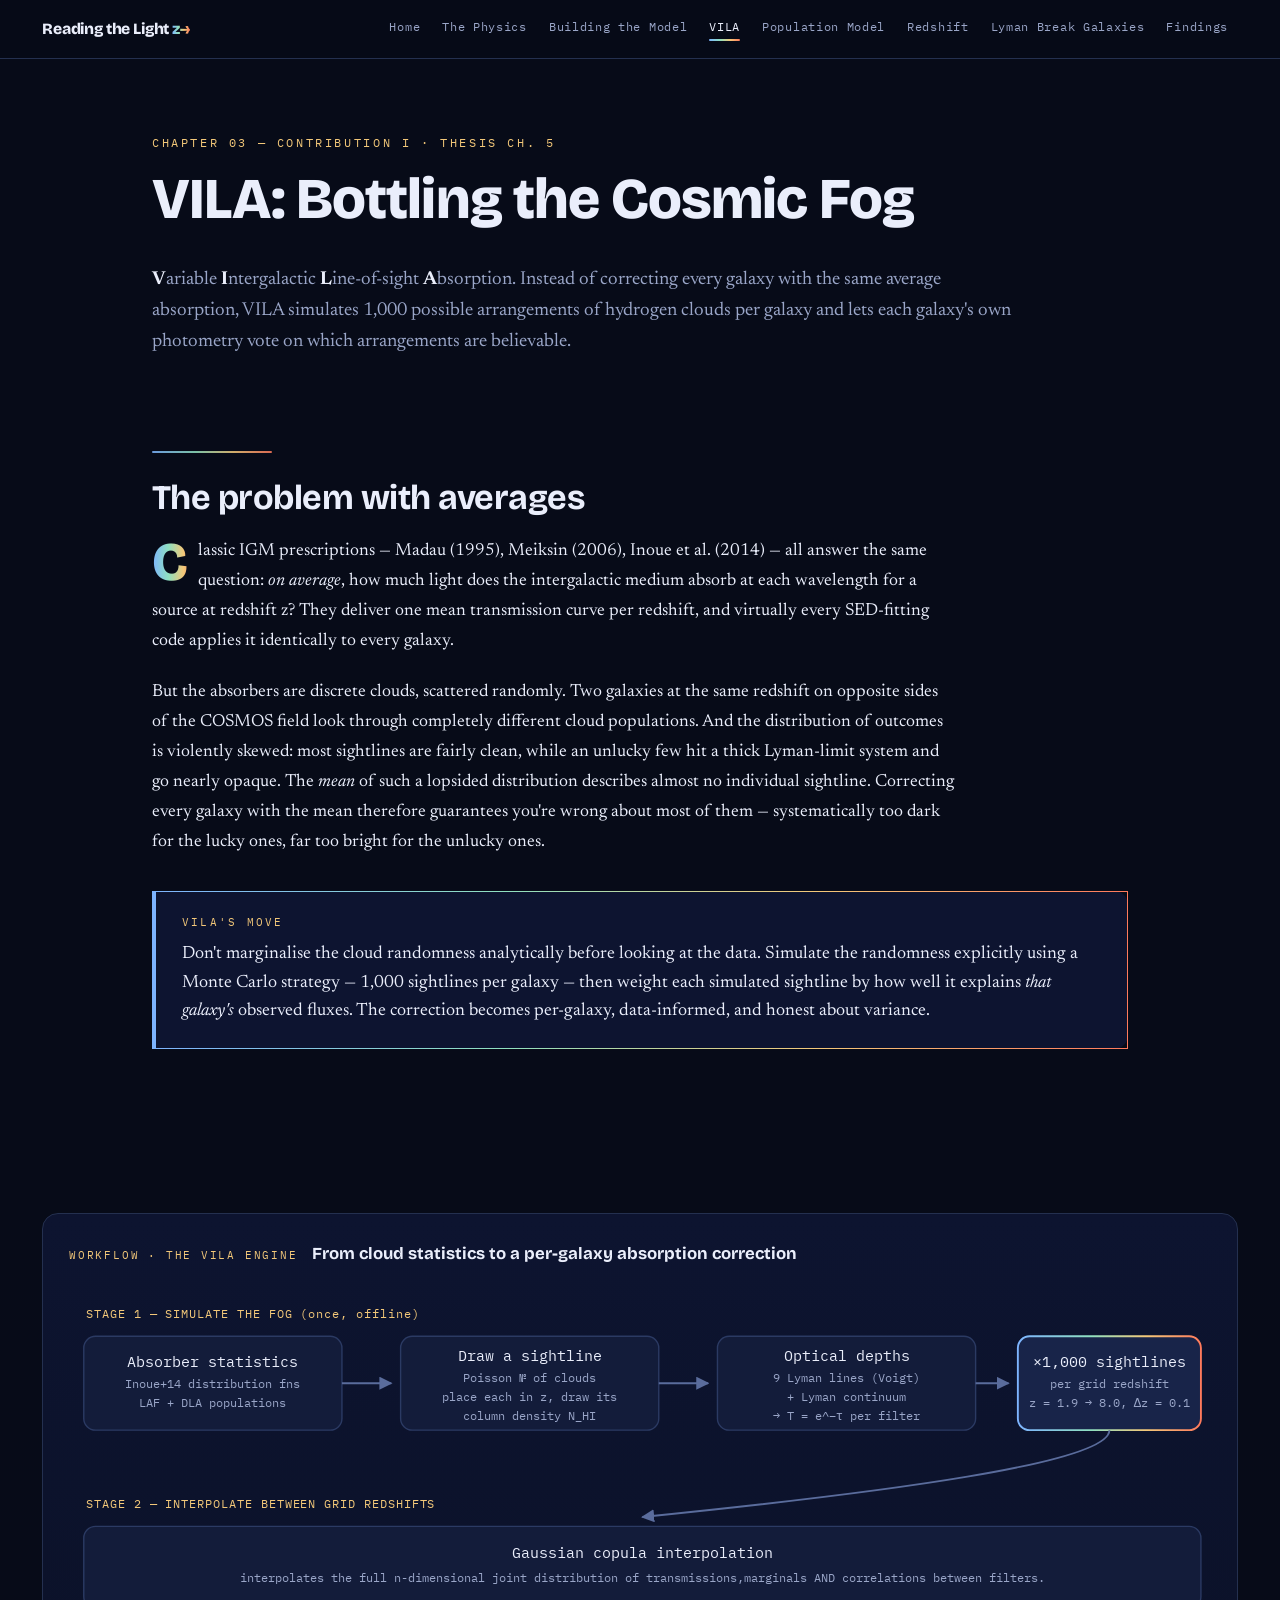
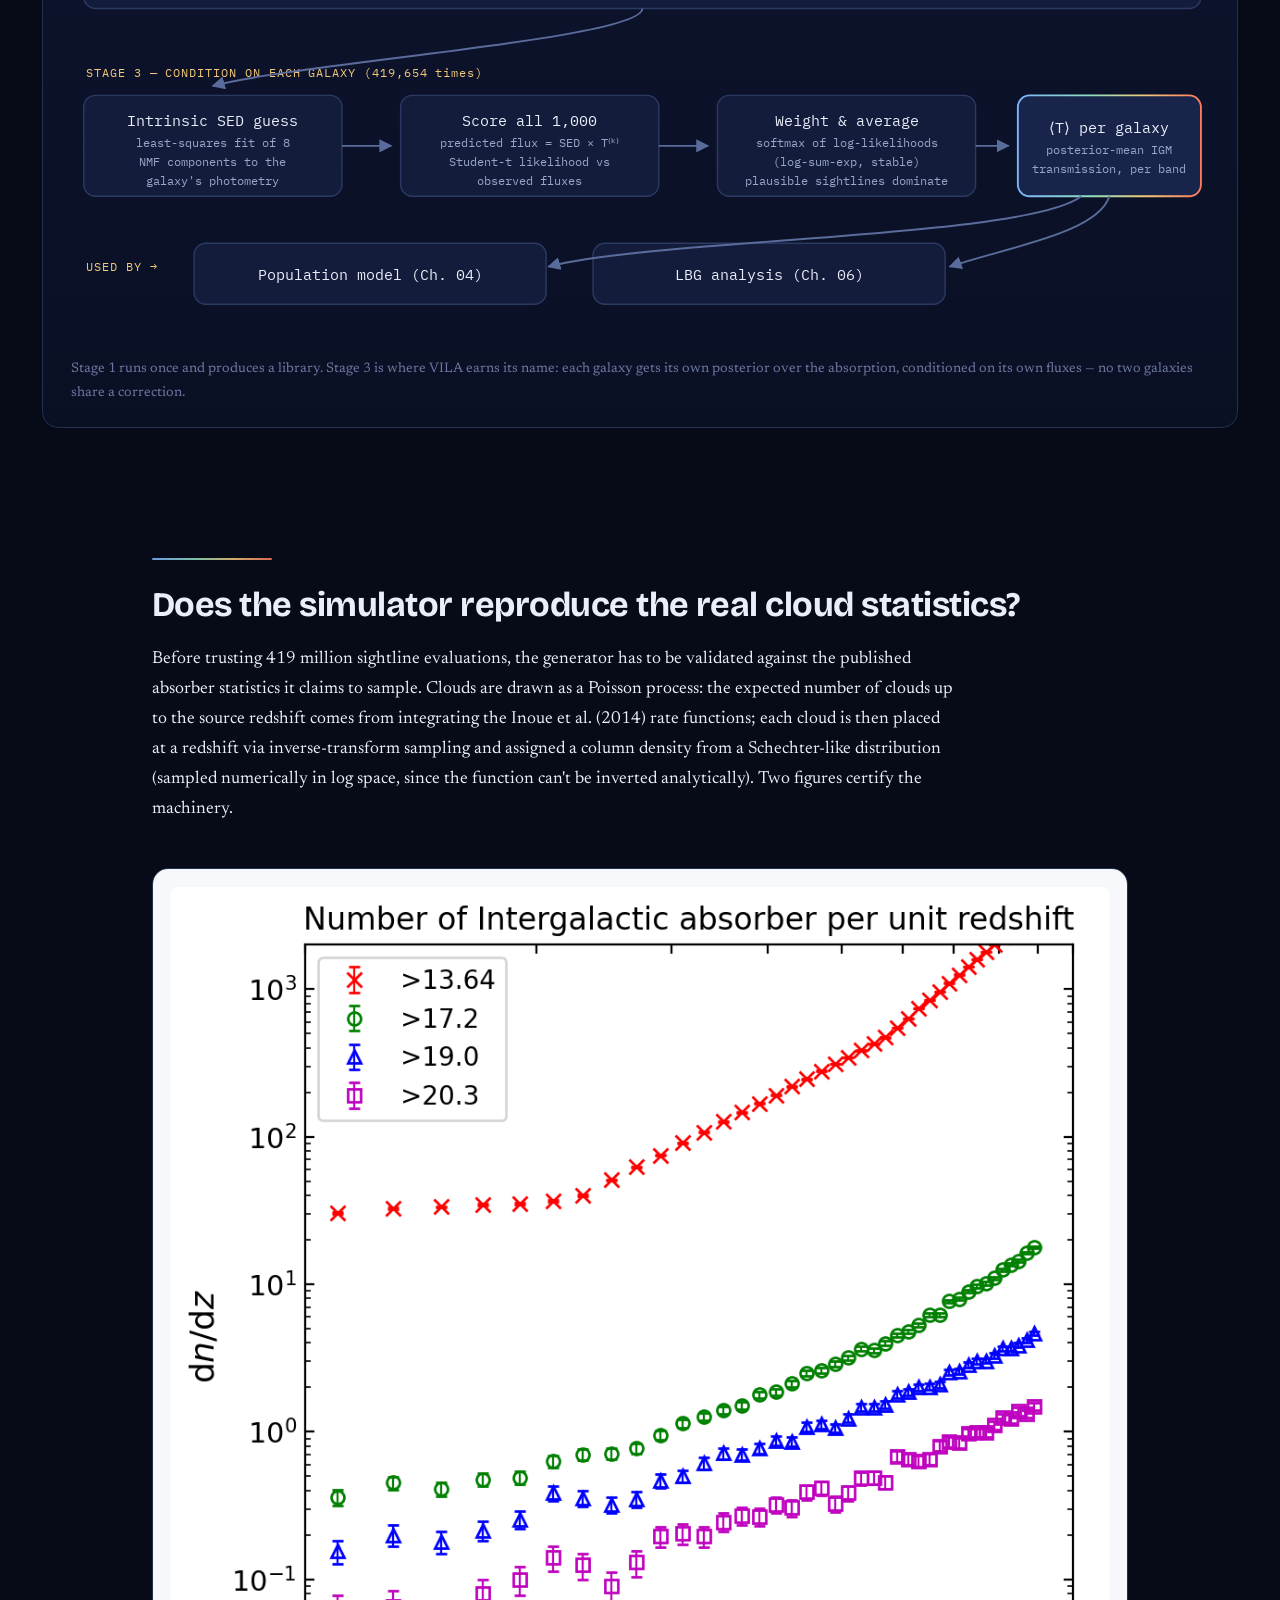
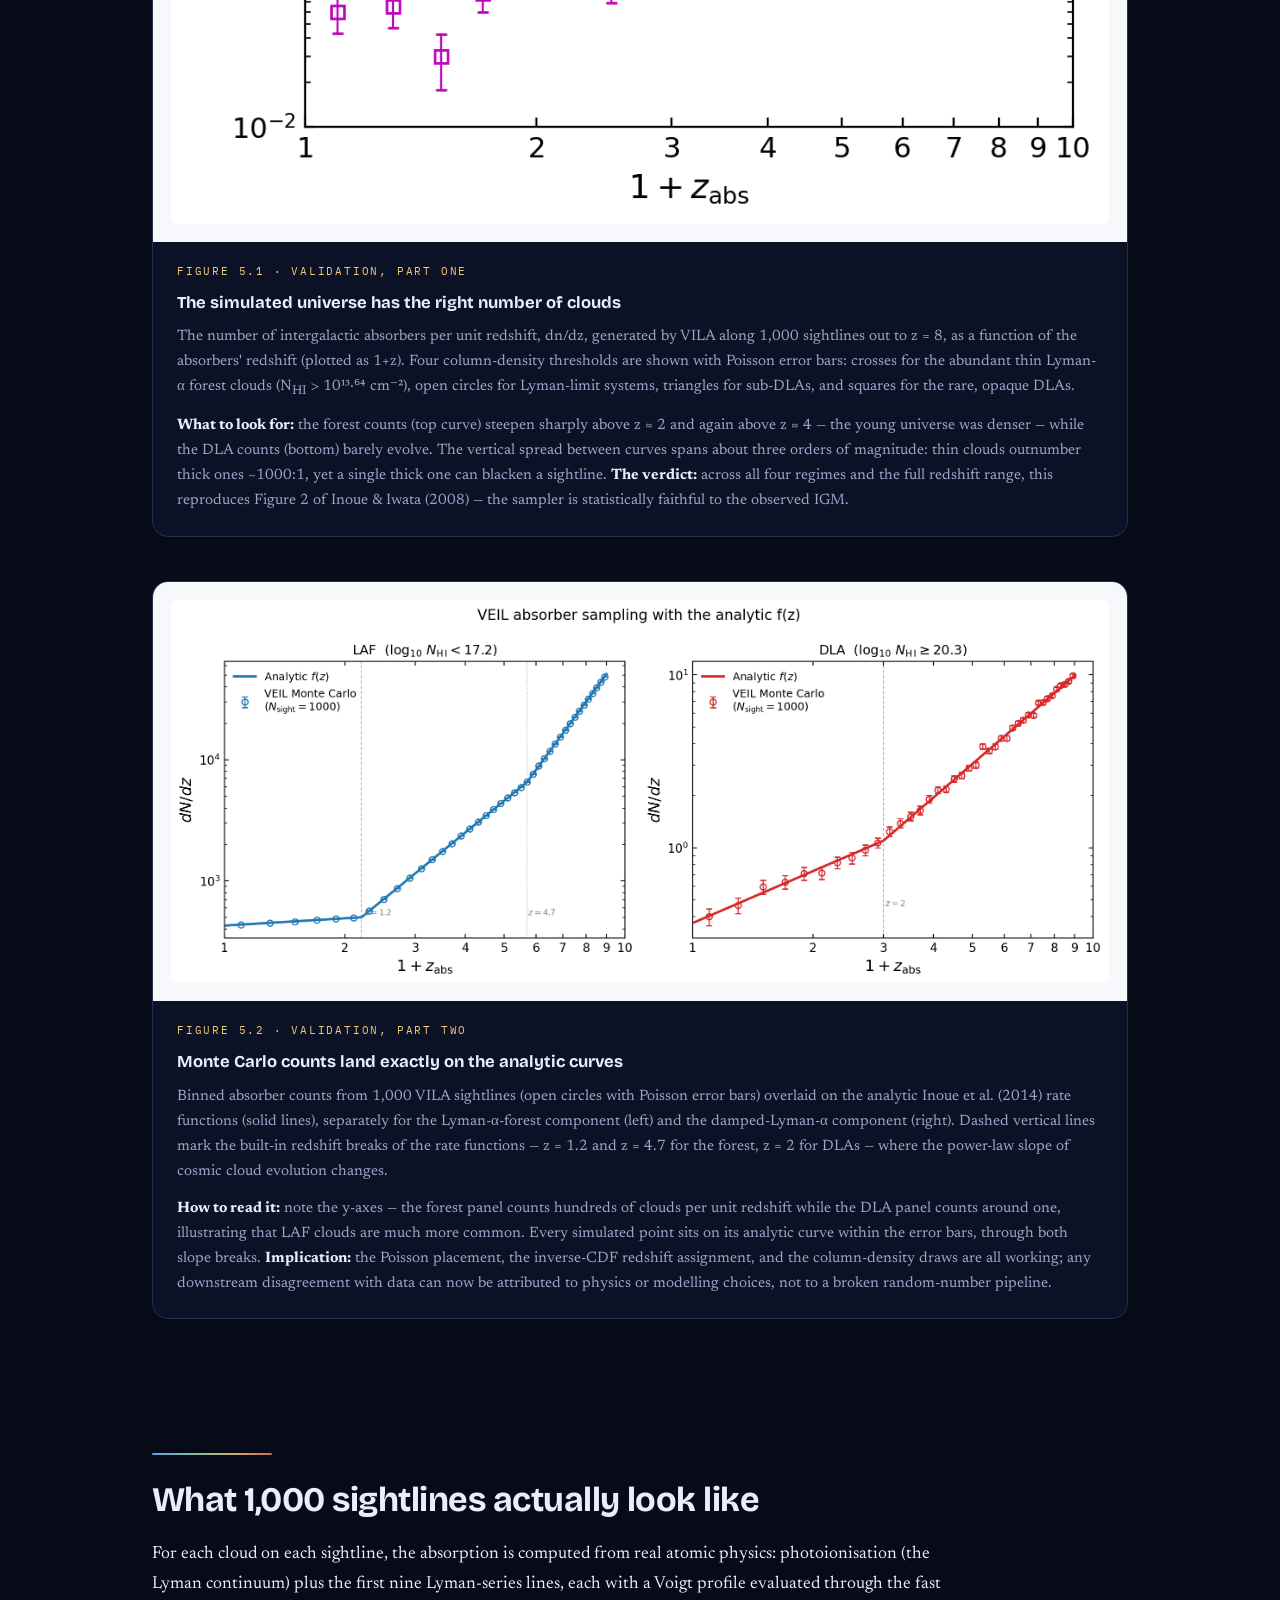
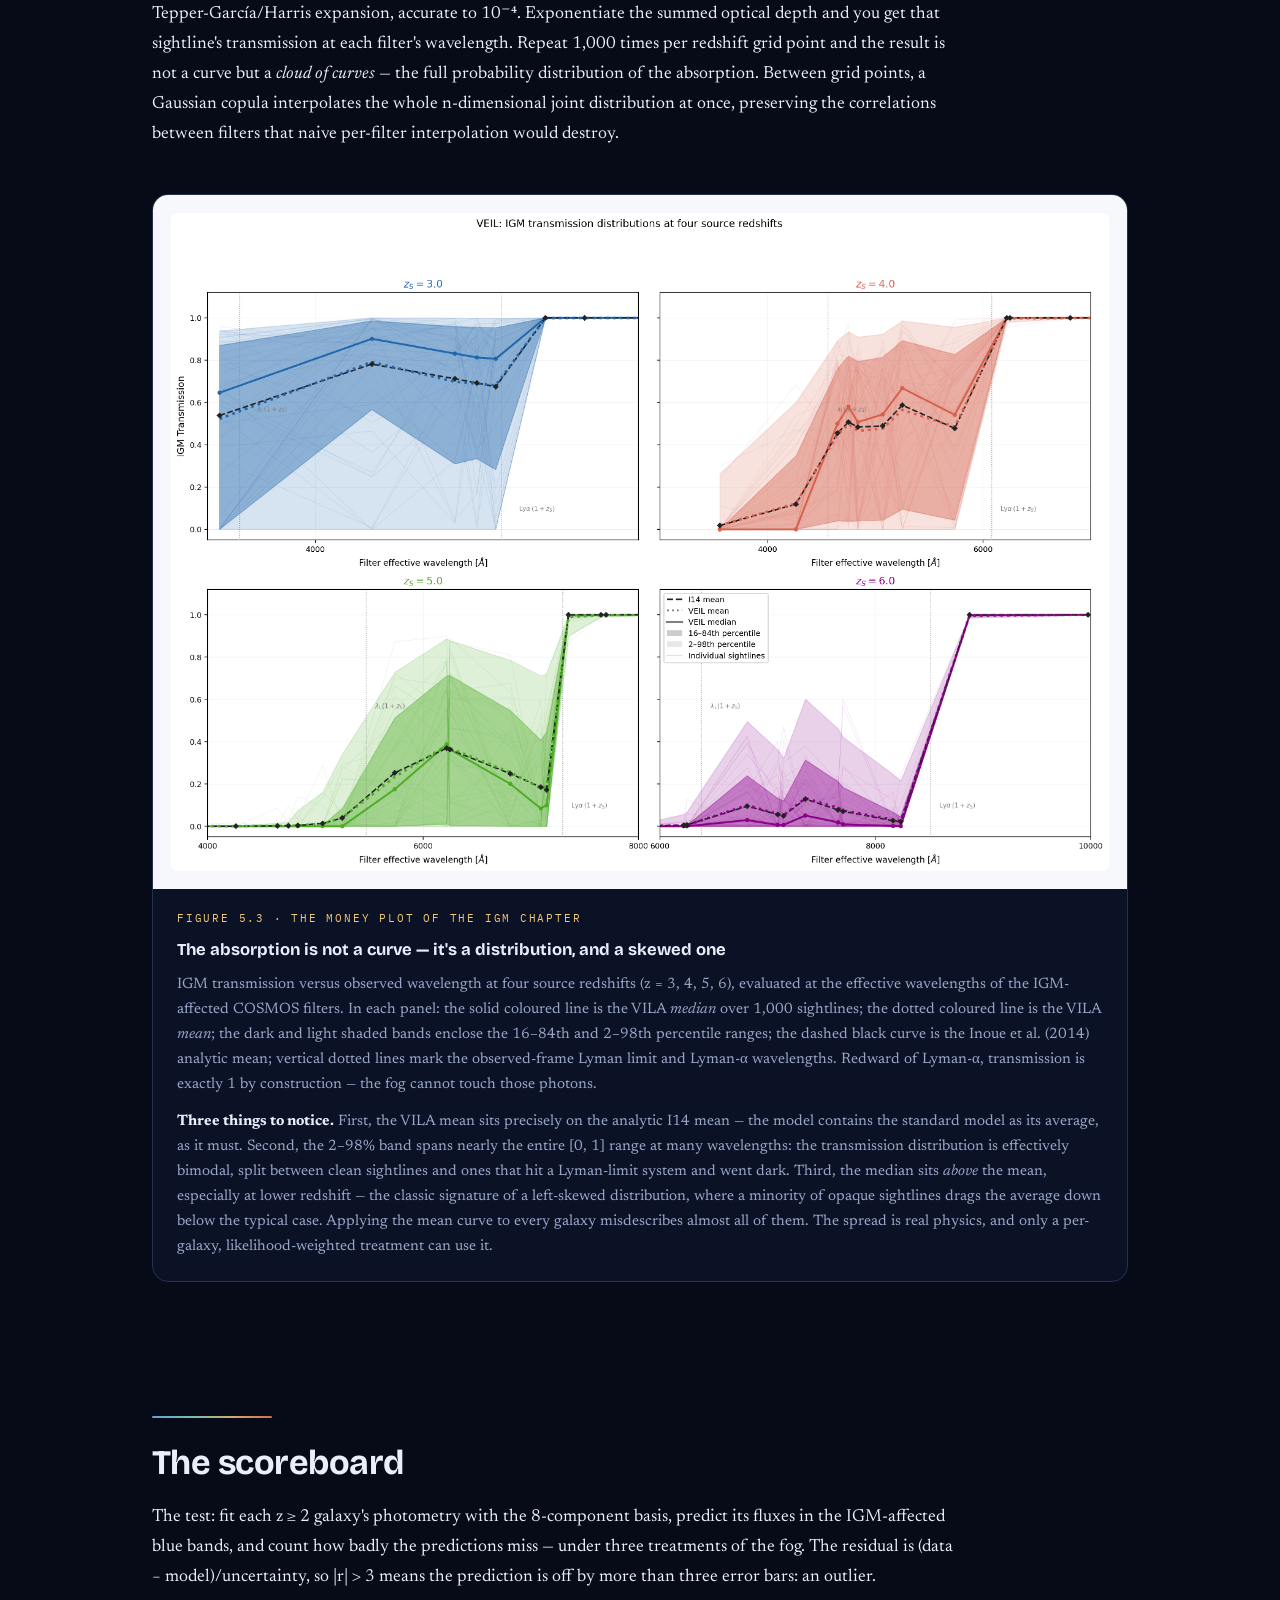
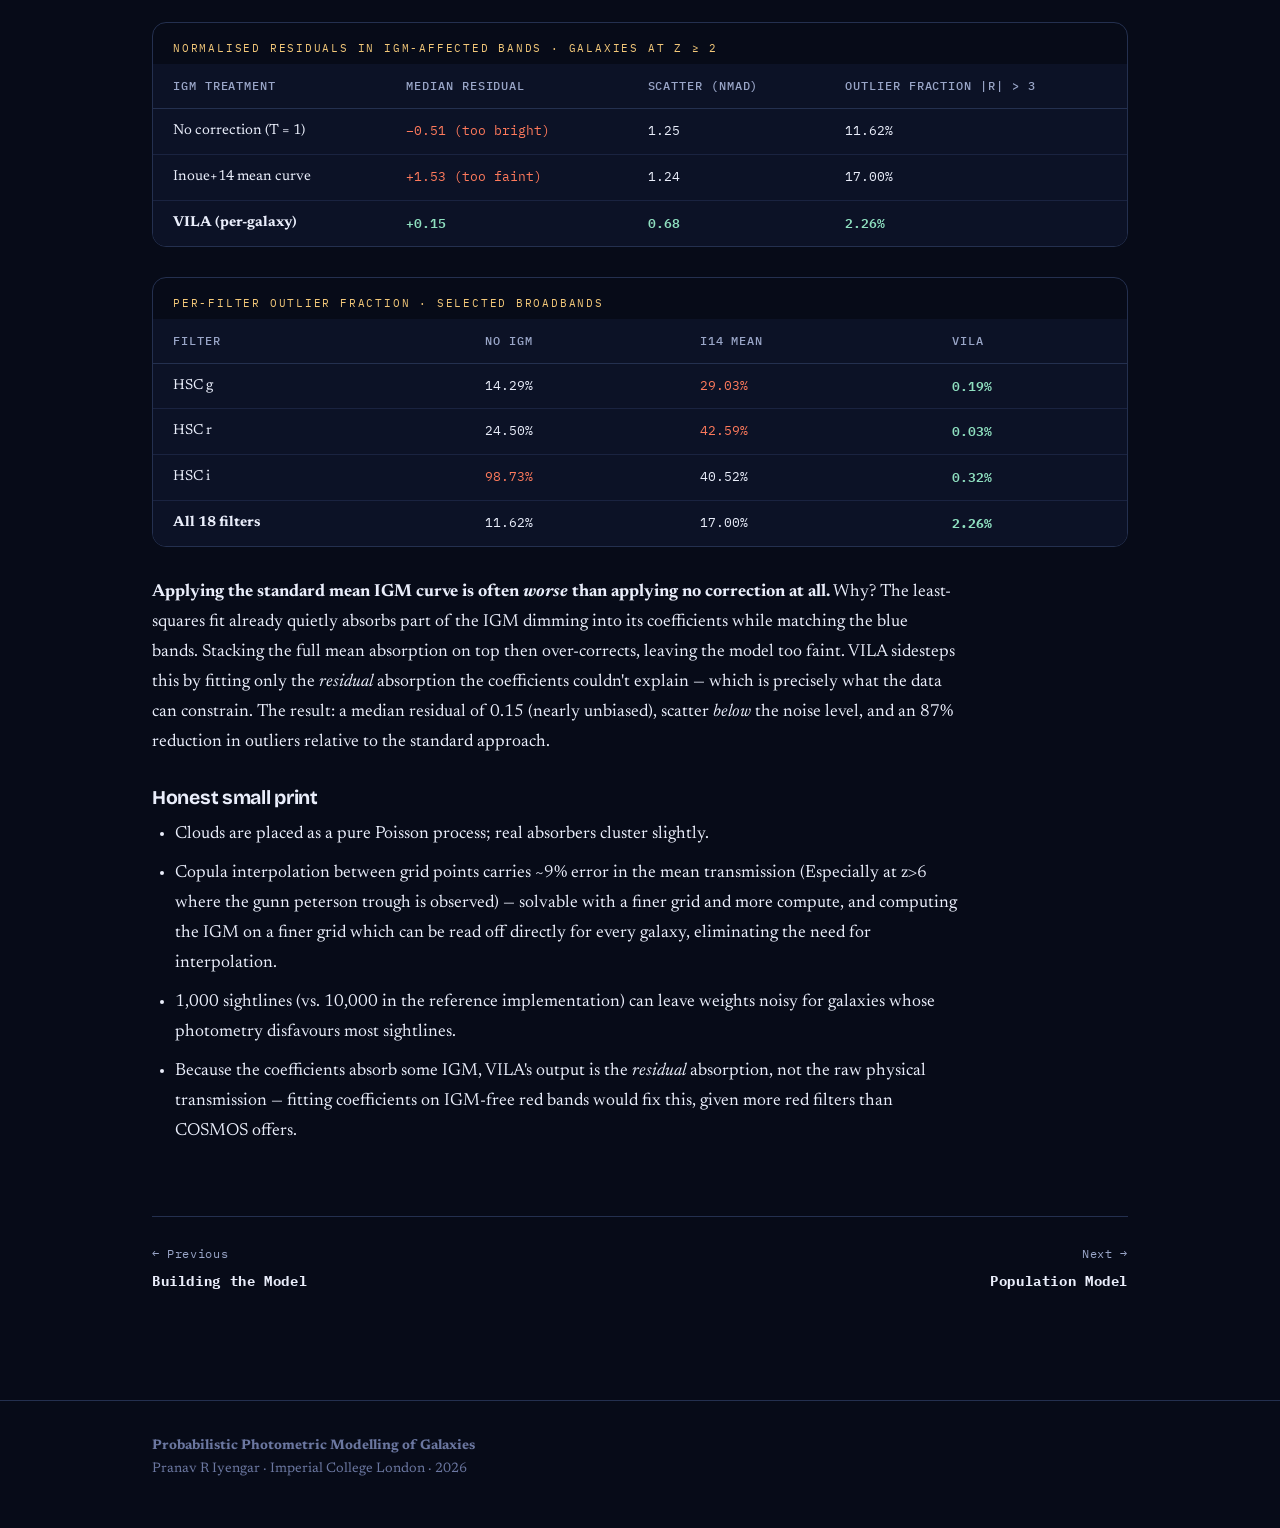
<file: vila.html>
<!DOCTYPE html>
<html lang="en">
<head>
<meta charset="UTF-8">
<meta name="viewport" content="width=device-width, initial-scale=1.0">
<title>VILA — Bottling the Cosmic Fog — Reading the Light</title>
<meta name="description" content="VILA: a Monte Carlo, per-galaxy model of intergalactic hydrogen absorption that cuts photometric outliers from 17% to 2.26%.">
<link rel="preconnect" href="https://fonts.googleapis.com">
<link rel="preconnect" href="https://fonts.gstatic.com" crossorigin>
<link href="https://fonts.googleapis.com/css2?family=Bricolage+Grotesque:opsz,wght@12..96,600;12..96,700;12..96,800&family=Newsreader:ital,opsz,wght@0,6..72,400;0,6..72,500;0,6..72,600;1,6..72,400&family=IBM+Plex+Mono:wght@400;500;600&display=swap" rel="stylesheet">
<link rel="stylesheet" href="css/style.css">
</head>
<body>

<nav class="nav">
  <div class="nav-inner">
    <a class="nav-brand" href="index.html">Reading the Light <span class="z">z→</span></a>
    <button class="nav-toggle">menu</button>
    <div class="nav-links">
      <a href="index.html">Home</a>
      <a href="physics.html">The Physics</a>
      <a href="model.html">Building the Model</a>
      <a href="vila.html" class="active">VILA</a>
      <a href="population.html">Population Model</a>
      <a href="redshift.html">Redshift</a>
      <a href="lbg.html">Lyman Break Galaxies</a>
      <a href="findings.html">Findings</a>
    </div>
  </div>
</nav>

<header class="page-head">
  <div class="wrap">
    <span class="eyebrow">Chapter 03 — Contribution I · thesis ch. 5</span>
    <h1>VILA: Bottling the Cosmic Fog</h1>
    <p class="standfirst">
      <strong>V</strong>ariable <strong>I</strong>ntergalactic <strong>L</strong>ine-of-sight
      <strong>A</strong>bsorption. Instead of correcting every galaxy with the same average absorption,
      VILA simulates 1,000 possible arrangements of hydrogen clouds per galaxy and lets each galaxy's own
      photometry vote on which arrangements are believable.     </p>
  </div>
</header>

<section>
  <div class="wrap">
    <hr class="zrule">
    <h2>The problem with averages</h2>
    <div class="prose">
      <p class="lede">
        Classic IGM prescriptions — Madau (1995), Meiksin (2006), Inoue et al. (2014) — all answer the same
        question: <em>on average</em>, how much light does the intergalactic medium absorb at each wavelength for a
        source at redshift z? They deliver one mean transmission curve per redshift, and virtually every SED-fitting
        code applies it identically to every galaxy.
      </p>
      <p>
        But the absorbers are discrete clouds, scattered randomly. Two galaxies at the same redshift on opposite
        sides of the COSMOS field look through completely different cloud populations. And the distribution of
        outcomes is violently skewed: most sightlines are fairly clean, while an unlucky few hit a thick Lyman-limit
        system and go nearly opaque. The <em>mean</em> of such a lopsided distribution describes almost no individual
        sightline. Correcting every galaxy with the mean therefore guarantees you're wrong about most of them —
        systematically too dark for the lucky ones, far too bright for the unlucky ones.
      </p>
    </div>
    <div class="keyidea">
      <span class="mono">VILA's move</span>
      Don't marginalise the cloud randomness analytically before looking at the data. Simulate the randomness explicitly using a Monte Carlo strategy —
      1,000 sightlines per galaxy — then weight each simulated sightline by how well it explains <em>that galaxy's</em>
      observed fluxes. The correction becomes per-galaxy, data-informed, and honest about variance.
    </div>
  </div>
</section>

<section>
  <div class="wrap-wide">
    <div class="flow reveal">
      <div class="flow-head">
        <span class="fig-tag">Workflow · the VILA engine</span>
        <b>From cloud statistics to a per-galaxy absorption correction</b>
      </div>
      <svg viewBox="0 0 980 560" xmlns="http://www.w3.org/2000/svg" role="img" aria-label="VILA workflow flowchart">
        <defs>
          <marker id="arr" viewBox="0 0 10 10" refX="9" refY="5" markerWidth="7" markerHeight="7" orient="auto-start-reverse">
            <path d="M0,0 L10,5 L0,10 z" fill="#5A6C9C"/>
          </marker>
          <linearGradient id="specStroke" x1="0" y1="0" x2="1" y2="0">
            <stop offset="0" stop-color="#7DB4FF"/><stop offset=".4" stop-color="#8FE0C0"/>
            <stop offset=".7" stop-color="#F3C879"/><stop offset="1" stop-color="#FF7A5C"/>
          </linearGradient>
        </defs>

        <text x="18" y="26" class="flabel">STAGE 1 — SIMULATE THE FOG (once, offline)</text>

        <rect x="16" y="42" width="220" height="80" rx="10" class="fnode"/>
        <text x="126" y="68" text-anchor="middle" class="ftext">Absorber statistics</text>
        <text x="126" y="86" text-anchor="middle" class="fsub">Inoue+14 distribution fns</text>
        <text x="126" y="102" text-anchor="middle" class="fsub">LAF + DLA populations</text>

        <rect x="286" y="42" width="220" height="80" rx="10" class="fnode"/>
        <text x="396" y="63" text-anchor="middle" class="ftext">Draw a sightline</text>
        <text x="396" y="81" text-anchor="middle" class="fsub">Poisson № of clouds</text>
        <text x="396" y="97" text-anchor="middle" class="fsub">place each in z, draw its</text>
        <text x="396" y="113" text-anchor="middle" class="fsub">column density N_HI</text>

        <rect x="556" y="42" width="220" height="80" rx="10" class="fnode"/>
        <text x="666" y="63" text-anchor="middle" class="ftext">Optical depths</text>
        <text x="666" y="81" text-anchor="middle" class="fsub">9 Lyman lines (Voigt)</text>
        <text x="666" y="97" text-anchor="middle" class="fsub">+ Lyman continuum</text>
        <text x="666" y="113" text-anchor="middle" class="fsub">→ T = e^−τ per filter</text>

        <rect x="812" y="42" width="156" height="80" rx="10" class="fnode fnode-hl"/>
        <text x="890" y="68" text-anchor="middle" class="ftext">×1,000 sightlines</text>
        <text x="890" y="86" text-anchor="middle" class="fsub">per grid redshift</text>
        <text x="890" y="102" text-anchor="middle" class="fsub">z = 1.9 → 8.0, Δz = 0.1</text>

        <path d="M236,82 H278" class="farrow"/>
        <path d="M506,82 H548" class="farrow"/>
        <path d="M776,82 H804" class="farrow"/>

        <text x="18" y="188" class="flabel">STAGE 2 — INTERPOLATE BETWEEN GRID REDSHIFTS</text>
        <rect x="16" y="204" width="952" height="70" rx="10" class="fnode"/>
        <text x="492" y="231" text-anchor="middle" class="ftext">Gaussian copula interpolation</text>
        <text x="492" y="251" text-anchor="middle" class="fsub">interpolates the full n-dimensional joint distribution of transmissions,marginals AND correlations between filters.</text>

        <path d="M890,122 C890,150 700,175 492,196" class="farrow"/>

        <text x="18" y="332" class="flabel">STAGE 3 — CONDITION ON EACH GALAXY (419,654 times)</text>

        <rect x="16" y="348" width="220" height="86" rx="10" class="fnode"/>
        <text x="126" y="374" text-anchor="middle" class="ftext">Intrinsic SED guess</text>
        <text x="126" y="392" text-anchor="middle" class="fsub">least-squares fit of 8</text>
        <text x="126" y="408" text-anchor="middle" class="fsub">NMF components to the</text>
        <text x="126" y="424" text-anchor="middle" class="fsub">galaxy's photometry</text>

        <rect x="286" y="348" width="220" height="86" rx="10" class="fnode"/>
        <text x="396" y="374" text-anchor="middle" class="ftext">Score all 1,000</text>
        <text x="396" y="392" text-anchor="middle" class="fsub">predicted flux = SED × T⁽ᵏ⁾</text>
        <text x="396" y="408" text-anchor="middle" class="fsub">Student-t likelihood vs</text>
        <text x="396" y="424" text-anchor="middle" class="fsub">observed fluxes</text>

        <rect x="556" y="348" width="220" height="86" rx="10" class="fnode"/>
        <text x="666" y="374" text-anchor="middle" class="ftext">Weight &amp; average</text>
        <text x="666" y="392" text-anchor="middle" class="fsub">softmax of log-likelihoods</text>
        <text x="666" y="408" text-anchor="middle" class="fsub">(log-sum-exp, stable)</text>
        <text x="666" y="424" text-anchor="middle" class="fsub">plausible sightlines dominate</text>

        <rect x="812" y="348" width="156" height="86" rx="10" class="fnode fnode-hl"/>
        <text x="890" y="380" text-anchor="middle" class="ftext">⟨T⟩ per galaxy</text>
        <text x="890" y="398" text-anchor="middle" class="fsub">posterior-mean IGM</text>
        <text x="890" y="414" text-anchor="middle" class="fsub">transmission, per band</text>

        <path d="M492,274 C492,300 200,320 126,340" class="farrow"/>
        <path d="M236,391 H278" class="farrow"/>
        <path d="M506,391 H548" class="farrow"/>
        <path d="M776,391 H804" class="farrow"/>

        <text x="18" y="498" class="flabel">USED BY →</text>
        <rect x="110" y="474" width="300" height="52" rx="10" class="fnode"/>
        <text x="260" y="505" text-anchor="middle" class="ftext">Population model (Ch. 04)</text>
        <rect x="450" y="474" width="300" height="52" rx="10" class="fnode"/>
        <text x="600" y="505" text-anchor="middle" class="ftext">LBG analysis (Ch. 06)</text>
        <path d="M866,434 C820,470 500,470 412,494" class="farrow"/>
        <path d="M890,434 C880,466 800,478 754,494" class="farrow"/>
      </svg>
      <p class="flow-note">Stage 1 runs once and produces a library. Stage 3 is where VILA earns its name: each galaxy gets its own posterior over the absorption, conditioned on its own fluxes — no two galaxies share a correction.</p>
    </div>
  </div>
</section>

<section>
  <div class="wrap">
    <hr class="zrule">
    <h2>Does the simulator reproduce the real cloud statistics?</h2>
    <div class="prose">
      <p>
        Before trusting 419&nbsp;million sightline evaluations, the generator has to be validated against the
        published absorber statistics it claims to sample. Clouds are drawn as a Poisson process: the expected
        number of clouds up to the source redshift comes from integrating the Inoue et al. (2014) rate functions;
        each cloud is then placed at a redshift via inverse-transform sampling and assigned a column density from a
        Schechter-like distribution (sampled numerically in log space, since the function can't be inverted
        analytically). Two figures certify the machinery.
      </p>
    </div>

    <figure class="fig reveal">
      <div class="fig-img"><img src="img/fig5_1_absorbers.png" alt="Number of intergalactic absorbers per unit redshift versus absorber redshift" loading="lazy"></div>
      <figcaption>
        <span class="fig-tag">Figure 5.1 · validation, part one</span>
        <span class="fig-title">The simulated universe has the right number of clouds</span>
        <p>The number of intergalactic absorbers per unit redshift, dn/dz, generated by VILA along 1,000 sightlines out to z = 8, as a function of the absorbers' redshift (plotted as 1+z). Four column-density thresholds are shown with Poisson error bars: crosses for the abundant thin Lyman-α forest clouds (N<sub>HI</sub> &gt; 10¹³·⁶⁴ cm⁻²), open circles for Lyman-limit systems, triangles for sub-DLAs, and squares for the rare, opaque DLAs.</p>
        <p><b>What to look for:</b> the forest counts (top curve) steepen sharply above z ≈ 2 and again above z ≈ 4 — the young universe was denser — while the DLA counts (bottom) barely evolve. The vertical spread between curves spans about three orders of magnitude: thin clouds outnumber thick ones ~1000:1, yet a single thick one can blacken a sightline. <b>The verdict:</b> across all four regimes and the full redshift range, this reproduces Figure 2 of Inoue &amp; Iwata (2008) — the sampler is statistically faithful to the observed IGM.</p>
      </figcaption>
    </figure>

    <figure class="fig reveal">
      <div class="fig-img"><img src="img/fig5_2_vila_sampling.png" alt="VILA absorber sampling validated against the Inoue et al. 2014 analytic rate functions" loading="lazy"></div>
      <figcaption>
        <span class="fig-tag">Figure 5.2 · validation, part two</span>
        <span class="fig-title">Monte Carlo counts land exactly on the analytic curves</span>
        <p>Binned absorber counts from 1,000 VILA sightlines (open circles with Poisson error bars) overlaid on the analytic Inoue et al. (2014) rate functions (solid lines), separately for the Lyman-α-forest component (left) and the damped-Lyman-α component (right). Dashed vertical lines mark the built-in redshift breaks of the rate functions — z = 1.2 and z = 4.7 for the forest, z = 2 for DLAs — where the power-law slope of cosmic cloud evolution changes.</p>
        <p><b>How to read it:</b> note the y-axes — the forest panel counts hundreds of clouds per unit redshift while the DLA panel counts around one, illustrating that LAF clouds are much more common. Every simulated point sits on its analytic curve within the error bars, through both slope breaks. <b>Implication:</b> the Poisson placement, the inverse-CDF redshift assignment, and the column-density draws are all working; any downstream disagreement with data can now be attributed to physics or modelling choices, not to a broken random-number pipeline.</p>
      </figcaption>
    </figure>
  </div>
</section>

<section>
  <div class="wrap">
    <hr class="zrule">
    <h2>What 1,000 sightlines actually look like</h2>
    <div class="prose">
      <p>
        For each cloud on each sightline, the absorption is computed from real atomic physics: photoionisation
        (the Lyman continuum) plus the first nine Lyman-series lines, each with a Voigt profile evaluated through
        the fast Tepper-García/Harris expansion, accurate to 10⁻⁴. Exponentiate the summed optical depth and you get
        that sightline's transmission at each filter's wavelength. Repeat 1,000 times per redshift grid point and the
        result is not a curve but a <em>cloud of curves</em> — the full probability distribution of the absorption. Between grid points, a Gaussian copula interpolates the whole n-dimensional joint distribution at once,
        preserving the correlations between filters that naive per-filter interpolation would destroy.
      </p>
    </div>

    <figure class="fig reveal">
      <div class="fig-img"><img src="img/fig5_3_vila_transmission.png" alt="VILA IGM transmission distributions at four source redshifts" loading="lazy"></div>
      <figcaption>
        <span class="fig-tag">Figure 5.3 · the money plot of the IGM chapter</span>
        <span class="fig-title">The absorption is not a curve — it's a distribution, and a skewed one</span>
        <p>IGM transmission versus observed wavelength at four source redshifts (z = 3, 4, 5, 6), evaluated at the effective wavelengths of the IGM-affected COSMOS filters. In each panel: the solid coloured line is the VILA <em>median</em> over 1,000 sightlines; the dotted coloured line is the VILA <em>mean</em>; the dark and light shaded bands enclose the 16–84th and 2–98th percentile ranges; the dashed black curve is the Inoue et al. (2014) analytic mean; vertical dotted lines mark the observed-frame Lyman limit and Lyman-α wavelengths. Redward of Lyman-α, transmission is exactly 1 by construction — the fog cannot touch those photons.</p>
        <p><b>Three things to notice.</b> First, the VILA mean sits precisely on the analytic I14 mean — the model contains the standard model as its average, as it must. Second, the 2–98% band spans nearly the entire [0, 1] range at many wavelengths: the transmission distribution is effectively bimodal, split between clean sightlines and ones that hit a Lyman-limit system and went dark. Third, the median sits <em>above</em> the mean, especially at lower redshift — the classic signature of a left-skewed distribution, where a minority of opaque sightlines drags the average down below the typical case. Applying the mean curve to every galaxy misdescribes almost all of them. The spread is real physics, and only a per-galaxy, likelihood-weighted treatment can use it.</p>
      </figcaption>
    </figure>
  </div>
</section>

<section>
  <div class="wrap">
    <hr class="zrule">
    <h2>The scoreboard</h2>
    <div class="prose">
      <p>
        The test: fit each z ≥ 2 galaxy's photometry with the 8-component basis, predict its fluxes in the
        IGM-affected blue bands, and count how badly the predictions miss — under three treatments of the fog. The
        residual is (data − model)/uncertainty, so |r| &gt; 3 means the prediction is off by more than three error
        bars: an outlier.
      </p>
    </div>

    <div class="tbl-wrap reveal">
      <table class="tbl">
        <caption>Normalised residuals in IGM-affected bands · galaxies at z ≥ 2</caption>
        <thead><tr><th>IGM treatment</th><th>Median residual</th><th>Scatter (NMAD)</th><th>Outlier fraction |r| &gt; 3</th></tr></thead>
        <tbody>
          <tr><td>No correction (T = 1)</td><td class="num bad">−0.51 (too bright)</td><td class="num">1.25</td><td class="num">11.62%</td></tr>
          <tr><td>Inoue+14 mean curve</td><td class="num bad">+1.53 (too faint)</td><td class="num">1.24</td><td class="num">17.00%</td></tr>
          <tr><td><b>VILA (per-galaxy)</b></td><td class="num good">+0.15</td><td class="num good">0.68</td><td class="num good">2.26%</td></tr>
        </tbody>
      </table>
    </div>

    <div class="tbl-wrap reveal">
      <table class="tbl">
        <caption>Per-filter outlier fraction · selected broadbands</caption>
        <thead><tr><th>Filter</th><th>No IGM</th><th>I14 mean</th><th>VILA</th></tr></thead>
        <tbody>
          <tr><td>HSC g</td><td class="num">14.29%</td><td class="num bad">29.03%</td><td class="num good">0.19%</td></tr>
          <tr><td>HSC r</td><td class="num">24.50%</td><td class="num bad">42.59%</td><td class="num good">0.03%</td></tr>
          <tr><td>HSC i</td><td class="num bad">98.73%</td><td class="num">40.52%</td><td class="num good">0.32%</td></tr>
          <tr><td><b>All 18 filters</b></td><td class="num">11.62%</td><td class="num">17.00%</td><td class="num good"><b>2.26%</b></td></tr>
        </tbody>
      </table>
    </div>

    <div class="prose">
      <p>
        <strong>Applying the
        standard mean IGM curve is often <em>worse</em> than applying no correction at all.</strong> Why? The
        least-squares fit already quietly absorbs part of the IGM dimming into its coefficients while matching the
        blue bands. Stacking the full mean absorption on top then over-corrects, leaving the model too faint. VILA
        sidesteps this by fitting only the <em>residual</em> absorption the coefficients couldn't explain — which is
        precisely what the data can constrain. The result: a median residual of 0.15 (nearly unbiased), scatter
        <em>below</em> the noise level, and an 87% reduction in outliers relative to the standard approach.
      </p>
      <h3>Honest small print</h3>
      <ul>
        <li>Clouds are placed as a pure Poisson process; real absorbers cluster slightly.</li>
        <li>Copula interpolation between grid points carries ~9% error in the mean transmission (Especially at z>6 where the gunn peterson trough is observed) — solvable with a finer grid and more compute, and computing the IGM on a finer grid which can be read off directly for every galaxy, eliminating the need for interpolation.</li>
        <li>1,000 sightlines (vs. 10,000 in the reference implementation) can leave weights noisy for galaxies whose photometry disfavours most sightlines.</li>
        <li>Because the coefficients absorb some IGM, VILA's output is the <em>residual</em> absorption, not the raw physical transmission — fitting coefficients on IGM-free red bands would fix this, given more red filters than COSMOS offers.</li>
      </ul>
    </div>

    <div class="pager">
      <a href="model.html">← Previous<b>Building the Model</b></a>
      <a class="next" href="population.html">Next →<b>Population Model</b></a>
    </div>
  </div>
</section>

<footer class="site">
  <div class="wrap">
    <div>
      <b>Probabilistic Photometric Modelling of Galaxies</b><br>
      Pranav R Iyengar · Imperial College London · 2026
    </div>
    
  </div>
</footer>

<script src="js/main.js"></script>
</body>
</html>
</file>
<file: css/style.css>
/* ============================================================
   Probabilistic Photometric Modelling of Galaxies — site styles
   Palette: deep-field indigo + spectral (blue→red) signature
   Type: Bricolage Grotesque (display) / Newsreader (body) /
         IBM Plex Mono (labels, data)
   ============================================================ */

:root{
  --bg:        #070B18;
  --bg2:       #0C1226;
  --surface:   #111A33;
  --surface2:  #16204040;
  --line:      #24304F;
  --text:      #EAEEFB;
  --muted:     #9AA6C8;
  --faint:     #6B77A0;
  --blue:      #7DB4FF;
  --teal:      #8FE0C0;
  --gold:      #F3C879;
  --red:       #FF7A5C;
  --spectrum:  linear-gradient(90deg,#7DB4FF 0%,#8FE0C0 36%,#F3C879 68%,#FF7A5C 100%);
  --maxw:      1020px;
  --maxw-wide: 1240px;
}

*{ box-sizing:border-box; }
html{ scroll-behavior:smooth; }
body{
  margin:0;
  background:var(--bg);
  color:var(--text);
  font-family:"Newsreader", Georgia, serif;
  font-size:17.5px;
  line-height:1.72;
  -webkit-font-smoothing:antialiased;
  text-rendering:optimizeLegibility;
}

::selection{ background:#7DB4FF44; }

h1,h2,h3,h4{
  font-family:"Bricolage Grotesque","Newsreader",sans-serif;
  line-height:1.12;
  letter-spacing:-0.015em;
  margin:0 0 .55em;
  font-weight:700;
}
h1{ font-size:clamp(2.3rem,5.4vw,3.6rem); font-weight:800; }
h2{ font-size:clamp(1.55rem,3.2vw,2.15rem); }
h3{ font-size:1.22rem; }

p{ margin:0 0 1.15em; }
a{ color:var(--blue); text-decoration:none; }
a:hover{ text-decoration:underline; text-underline-offset:3px; }
strong{ color:var(--text); }
em{ color:inherit; }

code, .mono{
  font-family:"IBM Plex Mono", ui-monospace, monospace;
  font-size:.86em;
}
code{ background:#FFFFFF10; padding:.1em .4em; border-radius:4px; }

/* ---------- layout ---------- */
.wrap{ max-width:var(--maxw); margin:0 auto; padding:0 22px; }
.wrap-wide{ max-width:var(--maxw-wide); margin:0 auto; padding:0 22px; }
section{ padding:64px 0 26px; }

/* the redshift rule — signature divider */
.zrule{
  height:2px; border:0; margin:0 0 26px;
  background:var(--spectrum);
  opacity:.85; border-radius:2px;
  max-width:120px;
}
.zrule.full{ max-width:100%; opacity:.28; }

.eyebrow{
  font-family:"IBM Plex Mono",monospace;
  font-size:.74rem; letter-spacing:.22em; text-transform:uppercase;
  color:var(--gold);
  display:block; margin-bottom:14px;
}

.standfirst{
  font-size:1.18rem; line-height:1.65; color:var(--muted);
  max-width:46em;
}

/* ---------- top navigation ---------- */
.nav{
  position:sticky; top:0; z-index:50;
  background:#070B18E6;
  backdrop-filter:blur(10px);
  border-bottom:1px solid var(--line);
}
.nav-inner{
  max-width:var(--maxw-wide); margin:0 auto; padding:0 22px;
  display:flex; align-items:center; gap:18px;
  height:58px;
}
.nav-brand{
  font-family:"Bricolage Grotesque",sans-serif;
  font-weight:800; font-size:.98rem; letter-spacing:-.01em;
  color:var(--text); white-space:nowrap;
}
.nav-brand:hover{ text-decoration:none; }
.nav-brand .z{ 
  background:var(--spectrum);
  -webkit-background-clip:text; background-clip:text; color:transparent;
}
.nav-links{
  display:flex; gap:2px; margin-left:auto;
  font-family:"IBM Plex Mono",monospace; font-size:.72rem;
  letter-spacing:.06em;
}
.nav-links a{
  color:var(--muted); padding:8px 10px; border-radius:6px;
  white-space:nowrap;
}
.nav-links a:hover{ color:var(--text); background:#FFFFFF0C; text-decoration:none; }
.nav-links a.active{ color:var(--text); }
.nav-links a.active::after{
  content:""; display:block; height:2px; margin-top:2px;
  background:var(--spectrum); border-radius:2px;
}
.nav-toggle{
  display:none; margin-left:auto; background:none; border:1px solid var(--line);
  color:var(--text); border-radius:8px; padding:7px 12px;
  font-family:"IBM Plex Mono",monospace; font-size:.75rem; cursor:pointer;
}
@media (max-width:1080px){
  .nav-toggle{ display:block; }
  .nav-links{
    display:none; position:absolute; top:58px; left:0; right:0;
    flex-direction:column; background:var(--bg2);
    border-bottom:1px solid var(--line); padding:10px 16px 16px;
  }
  .nav-links.open{ display:flex; }
  .nav-links a{ padding:11px 10px; font-size:.82rem; }
}

/* ---------- page header ---------- */
.page-head{ padding:74px 0 8px; }
.page-head .standfirst{ margin-top:10px; }

/* ---------- hero (landing) ---------- */
.hero{ padding:84px 0 30px; position:relative; overflow:hidden; }
.hero h1{ max-width:13em; }
.hero .standfirst{ margin-top:18px; }
.stars{
  position:absolute; inset:0; pointer-events:none; opacity:.5;
}
.btn-row{ display:flex; gap:14px; flex-wrap:wrap; margin-top:30px; }
.btn{
  font-family:"IBM Plex Mono",monospace; font-size:.8rem; letter-spacing:.06em;
  padding:12px 20px; border-radius:10px; display:inline-block;
}
.btn-primary{
  color:#0A0F1E; background:var(--spectrum); font-weight:600;
}
.btn-primary:hover{ text-decoration:none; filter:brightness(1.08); }
.btn-ghost{
  color:var(--text); border:1px solid var(--line); background:#FFFFFF06;
}
.btn-ghost:hover{ text-decoration:none; border-color:var(--faint); }

/* ---------- interactive redshift widget ---------- */
.zlab{
  background:linear-gradient(180deg,#0D1430,#0A1024);
  border:1px solid var(--line); border-radius:18px;
  padding:26px 26px 20px; margin-top:52px;
}
.zlab-top{ display:flex; align-items:baseline; gap:14px; flex-wrap:wrap; }
.zlab-title{
  font-family:"Bricolage Grotesque",sans-serif; font-weight:700; font-size:1.06rem;
}
.zlab-hint{ font-family:"IBM Plex Mono",monospace; font-size:.72rem; color:var(--faint); letter-spacing:.05em; }
#zcanvas{ width:100%; height:auto; display:block; margin:14px 0 6px; }
.zslider-row{ display:flex; align-items:center; gap:16px; }
.zslider-row .mono{ color:var(--muted); font-size:.78rem; white-space:nowrap; }
input[type=range].zslider{
  -webkit-appearance:none; appearance:none; flex:1; height:8px; border-radius:6px;
  background:var(--spectrum); outline:none; cursor:pointer;
}
input[type=range].zslider::-webkit-slider-thumb{
  -webkit-appearance:none; appearance:none; width:22px; height:22px; border-radius:50%;
  background:#fff; border:3px solid #0A0F1E; box-shadow:0 0 0 2px #FFFFFF66;
}
input[type=range].zslider::-moz-range-thumb{
  width:18px; height:18px; border-radius:50%;
  background:#fff; border:3px solid #0A0F1E; box-shadow:0 0 0 2px #FFFFFF66;
}
.zreadout{
  margin-top:14px; padding:13px 16px; border-left:3px solid;
  border-image:var(--spectrum) 1;
  background:#FFFFFF07; border-radius:0 10px 10px 0;
  font-size:1.0rem; color:var(--text); min-height:3.2em;
}
.zreadout .mono{ color:var(--gold); }

/* ---------- stat band ---------- */
.stats{
  display:grid; grid-template-columns:repeat(auto-fit,minmax(210px,1fr));
  gap:1px; background:var(--line); border:1px solid var(--line);
  border-radius:14px; overflow:hidden; margin:38px 0 8px;
}
.stat{ background:var(--bg2); padding:22px 20px; }
.stat b{
  display:block; font-family:"Bricolage Grotesque",sans-serif;
  font-size:1.75rem; font-weight:800; letter-spacing:-.02em; margin-bottom:4px;
}
.stat span{ font-size:.86rem; color:var(--muted); line-height:1.45; display:block; }
.stat .up{ color:var(--teal); } .stat .down{ color:var(--red); }

/* ---------- chapter cards (landing) ---------- */
.cards{ display:grid; grid-template-columns:repeat(auto-fit,minmax(290px,1fr)); gap:18px; margin-top:30px; }
.card{
  display:block; background:var(--bg2); border:1px solid var(--line);
  border-radius:16px; padding:24px 24px 20px; color:var(--text);
  transition:transform .18s ease, border-color .18s ease;
  position:relative; overflow:hidden;
}
.card:hover{ text-decoration:none; transform:translateY(-3px); border-color:var(--faint); }
.card::before{
  content:""; position:absolute; top:0; left:0; right:0; height:3px;
  background:var(--spectrum); opacity:0; transition:opacity .18s ease;
}
.card:hover::before{ opacity:1; }
.card .eyebrow{ margin-bottom:8px; color:var(--faint); }
.card h3{ margin-bottom:8px; }
.card p{ color:var(--muted); font-size:.95rem; margin:0; }
.card .go{
  font-family:"IBM Plex Mono",monospace; font-size:.72rem; letter-spacing:.1em;
  color:var(--blue); display:inline-block; margin-top:14px;
}

/* ---------- prose sections ---------- */
.prose{ max-width:46em; }
.prose h2{ margin-top:1.6em; }
.prose h3{ margin-top:1.5em; color:var(--text); }
.prose ul, .prose ol{ padding-left:1.3em; margin:0 0 1.2em; }
.prose li{ margin-bottom:.5em; }
.lede::first-letter{
  font-family:"Bricolage Grotesque",sans-serif;
  font-size:3.1em; font-weight:800; float:left; line-height:.86;
  padding:4px 10px 0 0;
  background:var(--spectrum);
  -webkit-background-clip:text; background-clip:text; color:transparent;
}

/* pull-quote / key idea */
.keyidea{
  margin:34px 0; padding:22px 26px;
  border:1px solid var(--line); border-left:4px solid; border-image:var(--spectrum) 1;
  background:#0D1430; border-radius:0 14px 14px 0;
  font-size:1.12rem; line-height:1.6;
}
.keyidea .mono{ display:block; font-size:.7rem; letter-spacing:.2em; text-transform:uppercase; color:var(--gold); margin-bottom:8px; }

/* definition chips */
.chips{ display:flex; flex-wrap:wrap; gap:10px; margin:18px 0 26px; }
.chip{
  font-family:"IBM Plex Mono",monospace; font-size:.74rem;
  border:1px solid var(--line); color:var(--muted);
  border-radius:999px; padding:6px 13px; background:#FFFFFF05;
}
.chip b{ color:var(--text); font-weight:600; }

/* ---------- figures ---------- */
figure.fig{
  margin:44px 0; border:1px solid var(--line); border-radius:16px;
  overflow:hidden; background:var(--bg2);
}
figure.fig .fig-img{
  background:#F7F8FC; padding:18px; display:flex; justify-content:center;
  cursor:zoom-in;
}
figure.fig img{ max-width:100%; height:auto; display:block; border-radius:6px; }
figure.fig figcaption{ padding:20px 24px 22px; }
.fig-tag{
  font-family:"IBM Plex Mono",monospace; font-size:.7rem; letter-spacing:.16em;
  text-transform:uppercase; color:var(--gold); display:block; margin-bottom:8px;
}
figcaption .fig-title{
  font-family:"Bricolage Grotesque",sans-serif; font-weight:700;
  font-size:1.04rem; display:block; margin-bottom:8px; color:var(--text);
}
figcaption p{ color:var(--muted); font-size:.94rem; line-height:1.66; margin-bottom:.8em; }
figcaption p:last-child{ margin-bottom:0; }
figcaption p b, figcaption p strong{ color:var(--text); }

/* lightbox */
.lightbox{
  position:fixed; inset:0; background:#05070FEE; z-index:100;
  display:none; align-items:center; justify-content:center; padding:30px;
  cursor:zoom-out;
}
.lightbox.open{ display:flex; }
.lightbox img{ max-width:96vw; max-height:92vh; border-radius:8px; background:#fff; padding:10px; }

/* ---------- flowcharts ---------- */
.flow{
  margin:40px 0; border:1px solid var(--line); border-radius:16px;
  background:linear-gradient(180deg,#0D1430,#0A1024); padding:26px 22px 18px;
  overflow-x:auto;
}
.flow-head{ display:flex; align-items:baseline; gap:14px; margin:0 4px 18px; flex-wrap:wrap; }
.flow-head .fig-tag{ margin:0; }
.flow-head b{ font-family:"Bricolage Grotesque",sans-serif; font-size:1.05rem; font-weight:700; }
.flow svg{ display:block; margin:0 auto; max-width:100%; height:auto; }
.flow-note{ font-size:.86rem; color:var(--faint); margin:14px 6px 4px; }

/* svg flowchart shared classes (used inline) */
.fnode{ fill:#131C3A; stroke:#2B3A63; stroke-width:1.2; rx:10; }
.fnode-hl{ fill:#182449; stroke:url(#specStroke); stroke-width:1.6; }
.ftext{ font-family:"IBM Plex Mono",monospace; fill:#EAEEFB; font-size:12.5px; }
.fsub{ font-family:"IBM Plex Mono",monospace; fill:#9AA6C8; font-size:10.5px; }
.flabel{ font-family:"IBM Plex Mono",monospace; fill:#F3C879; font-size:10px; letter-spacing:.08em; }
.farrow{ stroke:#5A6C9C; stroke-width:1.6; fill:none; marker-end:url(#arr); }
.farrow-hl{ stroke:#F3C879; }

/* ---------- tables ---------- */
.tbl-wrap{ overflow-x:auto; margin:30px 0; border:1px solid var(--line); border-radius:14px; }
table.tbl{
  border-collapse:collapse; width:100%; min-width:520px;
  font-size:.9rem; background:var(--bg2);
}
table.tbl caption{
  text-align:left; padding:16px 20px 6px;
  font-family:"IBM Plex Mono",monospace; font-size:.7rem; letter-spacing:.16em;
  text-transform:uppercase; color:var(--gold);
}
table.tbl th{
  font-family:"IBM Plex Mono",monospace; font-size:.72rem; letter-spacing:.08em;
  text-transform:uppercase; color:var(--muted); font-weight:500;
  text-align:left; padding:12px 20px; border-bottom:1px solid var(--line);
}
table.tbl td{ padding:10px 20px; border-bottom:1px solid #1A2340; }
table.tbl tr:last-child td{ border-bottom:0; }
table.tbl td.good{ color:var(--teal); font-weight:600; }
table.tbl td.bad{ color:var(--red); }
table.tbl td.num{ font-family:"IBM Plex Mono",monospace; font-size:.82rem; }

/* ---------- footer & pager ---------- */
.pager{
  display:flex; justify-content:space-between; gap:16px;
  margin:70px 0 0; padding-top:26px; border-top:1px solid var(--line);
  flex-wrap:wrap;
}
.pager a{
  font-family:"IBM Plex Mono",monospace; font-size:.78rem; letter-spacing:.05em;
  color:var(--muted); max-width:46%;
}
.pager a b{ display:block; color:var(--text); font-size:.9rem; margin-top:4px; }
.pager a:hover{ color:var(--blue); text-decoration:none; }
.pager a:hover b{ color:var(--blue); }
.pager .next{ text-align:right; margin-left:auto; }

footer.site{
  margin-top:80px; border-top:1px solid var(--line);
  padding:34px 0 46px; color:var(--faint); font-size:.86rem;
}
footer.site .wrap{ display:flex; justify-content:space-between; gap:20px; flex-wrap:wrap; }
footer.site a{ color:var(--muted); }

/* ---------- scroll reveal ---------- */
.reveal{ opacity:0; transform:translateY(16px); transition:opacity .55s ease, transform .55s ease; }
.reveal.in{ opacity:1; transform:none; }
@media (prefers-reduced-motion:reduce){
  .reveal{ opacity:1; transform:none; transition:none; }
  html{ scroll-behavior:auto; }
  .card{ transition:none; }
}

/* misc */
.two-col{ display:grid; grid-template-columns:1fr 1fr; gap:34px; }
@media (max-width:820px){ .two-col{ grid-template-columns:1fr; } }
.small{ font-size:.86rem; color:var(--faint); }
</file>
